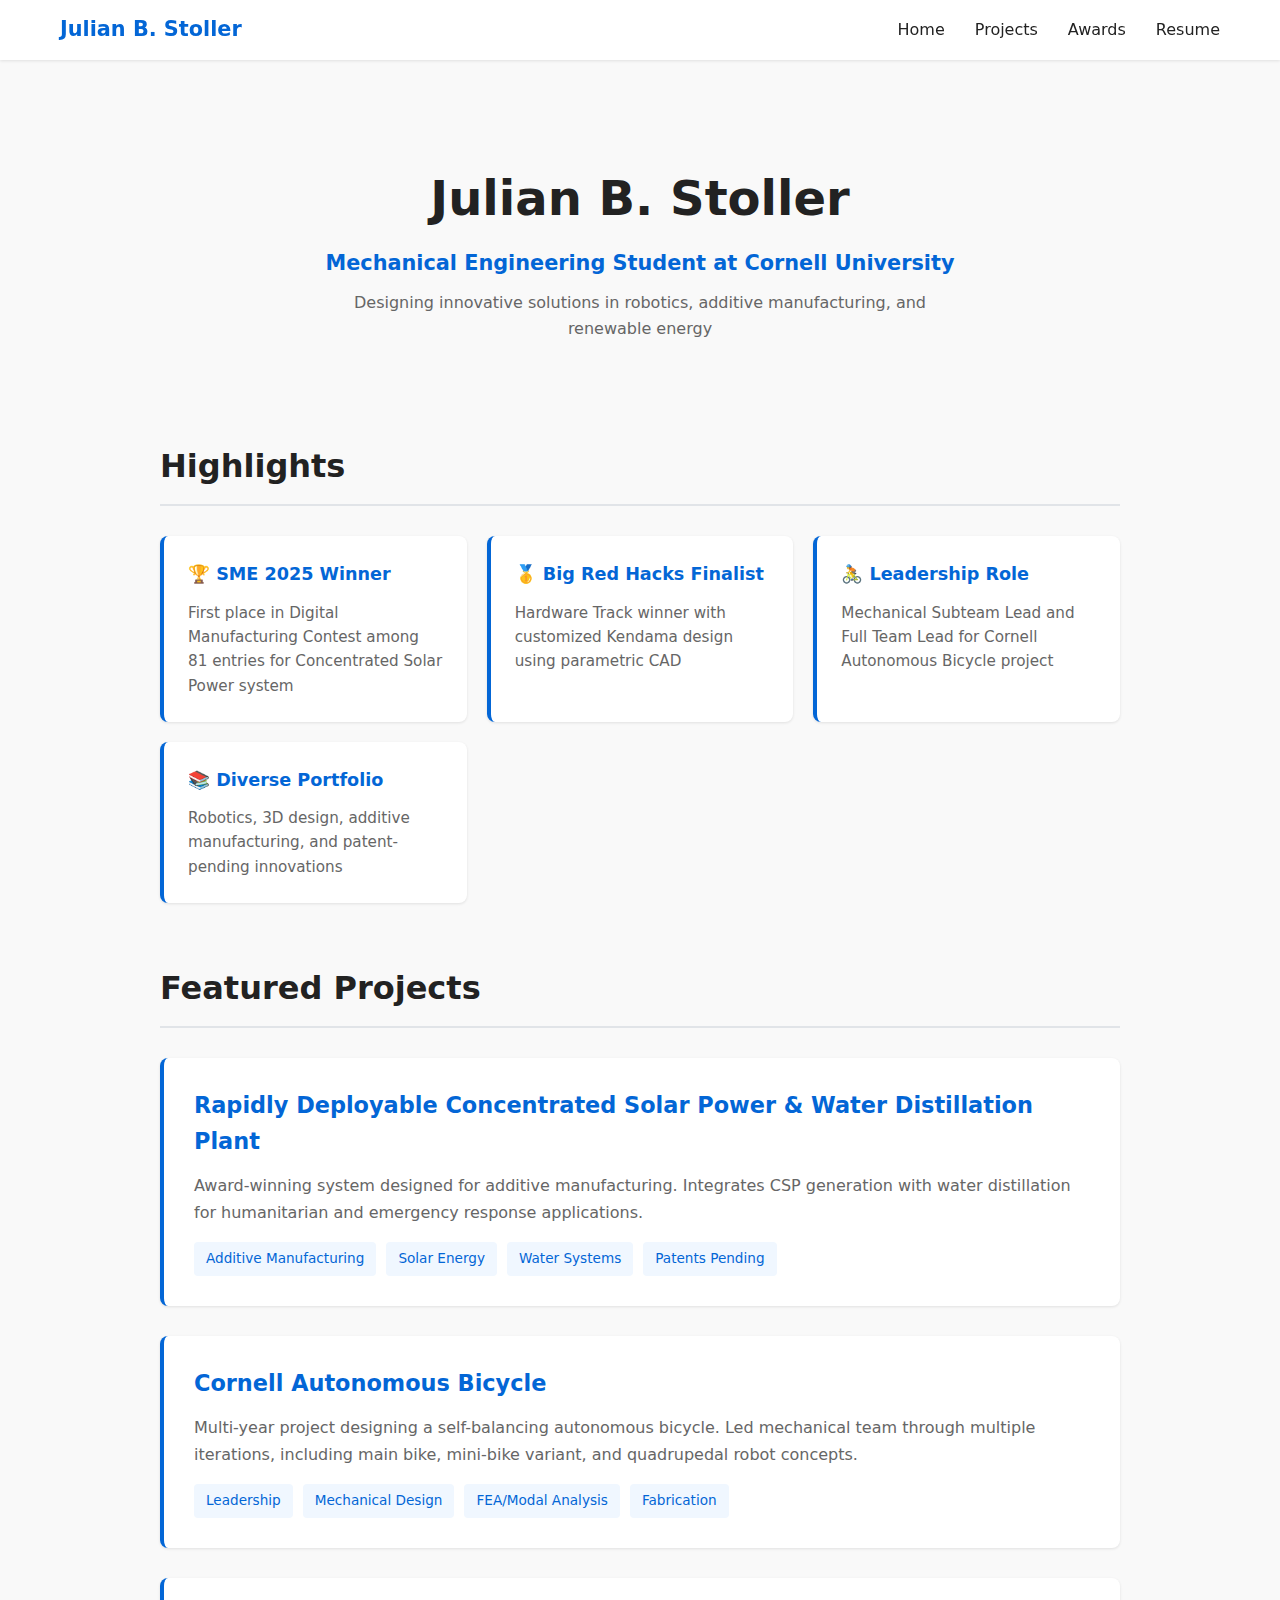
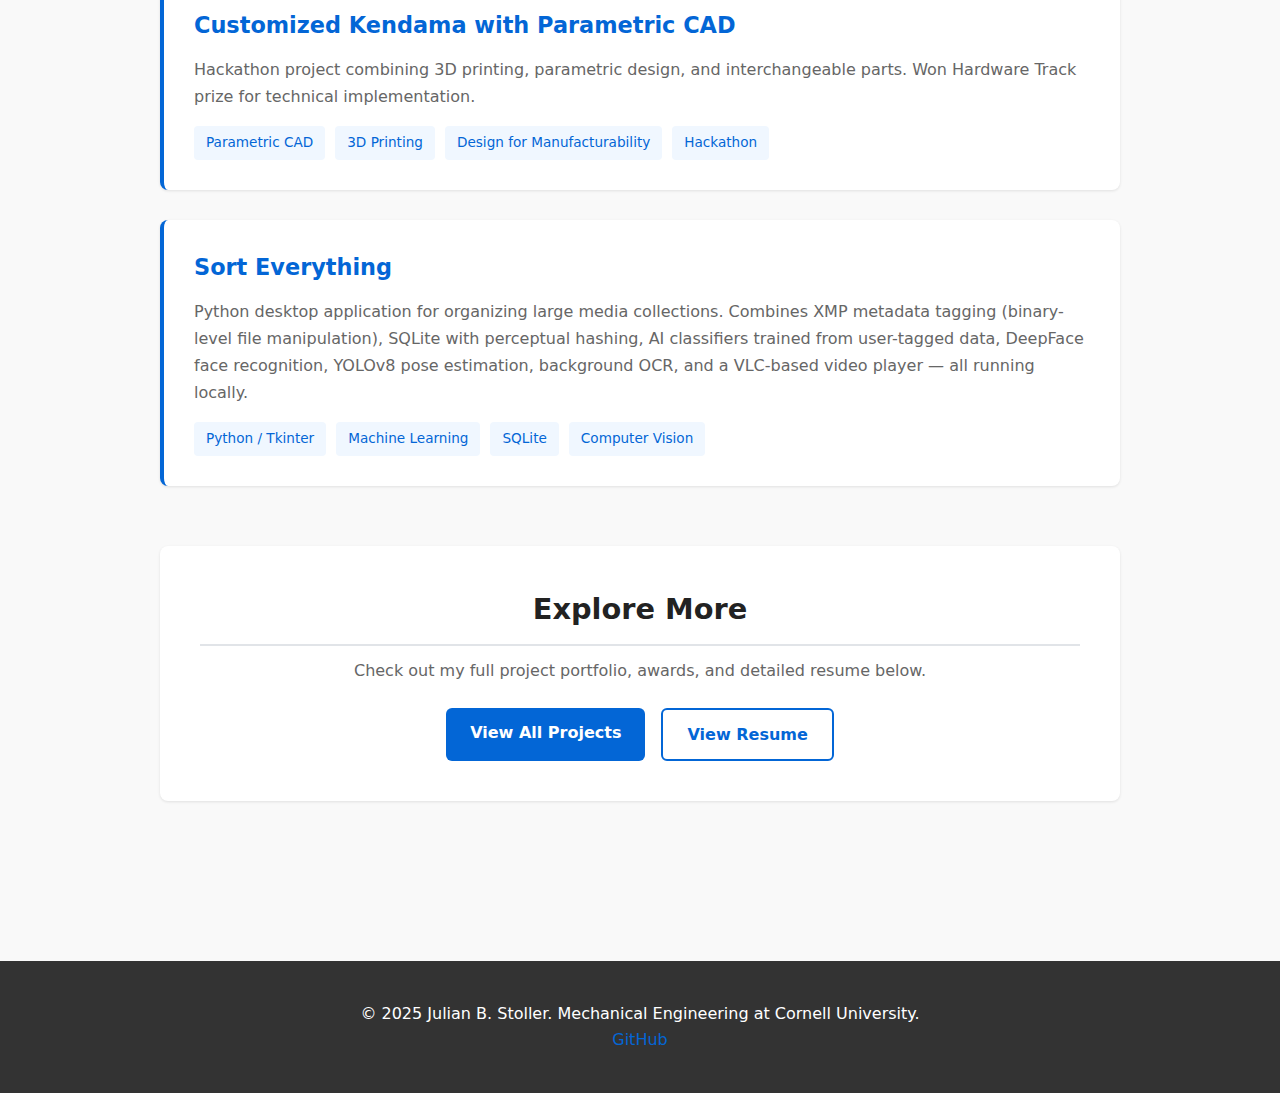
<file: index.html>
<!doctype html>
<html lang="en">
  <head>
    <meta charset="utf-8" />
    <meta name="viewport" content="width=device-width,initial-scale=1" />
    <title>Julian B. Stoller — Mechanical Engineer</title>
    <link rel="stylesheet" href="/assets/css/style.css">
  </head>
  <body>
    <nav class="navbar">
      <div class="nav-container">
        <a href="/" class="nav-logo">Julian B. Stoller</a>
        <ul class="nav-menu">
          <li><a href="/" class="nav-link">Home</a></li>
          <li><a href="/projects/" class="nav-link">Projects</a></li>
          <li><a href="/awards/" class="nav-link">Awards</a></li>
          <li><a href="/resume/" class="nav-link">Resume</a></li>
        </ul>
      </div>
    </nav>

    <main class="page-content">
      <div class="container">
        <header class="hero">
          <h1>Julian B. Stoller</h1>
          <p class="subtitle">Mechanical Engineering Student at Cornell University</p>
          <p class="tagline">Designing innovative solutions in robotics, additive manufacturing, and renewable energy</p>
        </header>

        <section class="highlights">
          <h2>Highlights</h2>
          <div class="card-grid">
            <a href="Website/SME%202025/index.html" class="highlight-card">
              <h3>🏆 SME 2025 Winner</h3>
              <p>First place in Digital Manufacturing Contest among 81 entries for Concentrated Solar Power system</p>
            </a>
            <a href="Website/BRH%202025/index.html" class="highlight-card">
              <h3>🥇 Big Red Hacks Finalist</h3>
              <p>Hardware Track winner with customized Kendama design using parametric CAD</p>
            </a>
            <a href="Website/CU%20AutoBike/index.html" class="highlight-card">
              <h3>🚴 Leadership Role</h3>
              <p>Mechanical Subteam Lead and Full Team Lead for Cornell Autonomous Bicycle project</p>
            </a>
            <a href="/projects/" class="highlight-card">
              <h3>📚 Diverse Portfolio</h3>
              <p>Robotics, 3D design, additive manufacturing, and patent-pending innovations</p>
            </a>
          </div>
        </section>

        <section class="featured-projects">
          <h2>Featured Projects</h2>
          <div class="projects-list">
            <article class="project-item">
              <h3><a href="Website/SME%202025/index.html">Rapidly Deployable Concentrated Solar Power & Water Distillation Plant</a></h3>
              <p>Award-winning system designed for additive manufacturing. Integrates CSP generation with water distillation for humanitarian and emergency response applications.</p>
              <ul class="project-tags">
                <li>Additive Manufacturing</li>
                <li>Solar Energy</li>
                <li>Water Systems</li>
                <li>Patents Pending</li>
              </ul>
            </article>

            <article class="project-item">
              <h3><a href="Website/CU%20AutoBike/index.html">Cornell Autonomous Bicycle</a></h3>
              <p>Multi-year project designing a self-balancing autonomous bicycle. Led mechanical team through multiple iterations, including main bike, mini-bike variant, and quadrupedal robot concepts.</p>
              <ul class="project-tags">
                <li>Leadership</li>
                <li>Mechanical Design</li>
                <li>FEA/Modal Analysis</li>
                <li>Fabrication</li>
              </ul>
            </article>

            <article class="project-item">
              <h3><a href="Website/BRH%202025/index.html">Customized Kendama with Parametric CAD</a></h3>
              <p>Hackathon project combining 3D printing, parametric design, and interchangeable parts. Won Hardware Track prize for technical implementation.</p>
              <ul class="project-tags">
                <li>Parametric CAD</li>
                <li>3D Printing</li>
                <li>Design for Manufacturability</li>
                <li>Hackathon</li>
              </ul>
            </article>

            <article class="project-item">
              <h3><a href="Website/Sort%20Everything/index.html">Sort Everything</a></h3>
              <p>Python desktop application for organizing large media collections. Combines XMP metadata tagging (binary-level file manipulation), SQLite with perceptual hashing, AI classifiers trained from user-tagged data, DeepFace face recognition, YOLOv8 pose estimation, background OCR, and a VLC-based video player — all running locally.</p>
              <ul class="project-tags">
                <li>Python / Tkinter</li>
                <li>Machine Learning</li>
                <li>SQLite</li>
                <li>Computer Vision</li>
              </ul>
            </article>
          </div>
        </section>

        <section class="cta">
          <h2>Explore More</h2>
          <p>Check out my full project portfolio, awards, and detailed resume below.</p>
          <div class="button-group">
            <a href="#projects" class="btn btn-primary">View All Projects</a>
            <a href="README.md" class="btn btn-secondary">View Resume</a>
          </div>
        </section>
      </div>
    </main>

    <footer class="footer">
      <div class="container">
        <p>&copy; 2025 Julian B. Stoller. Mechanical Engineering at Cornell University.</p>
        <p><a href="https://github.com/julian-stoller">GitHub</a></p>
      </div>
    </footer>
  </body>
</html>
</file>
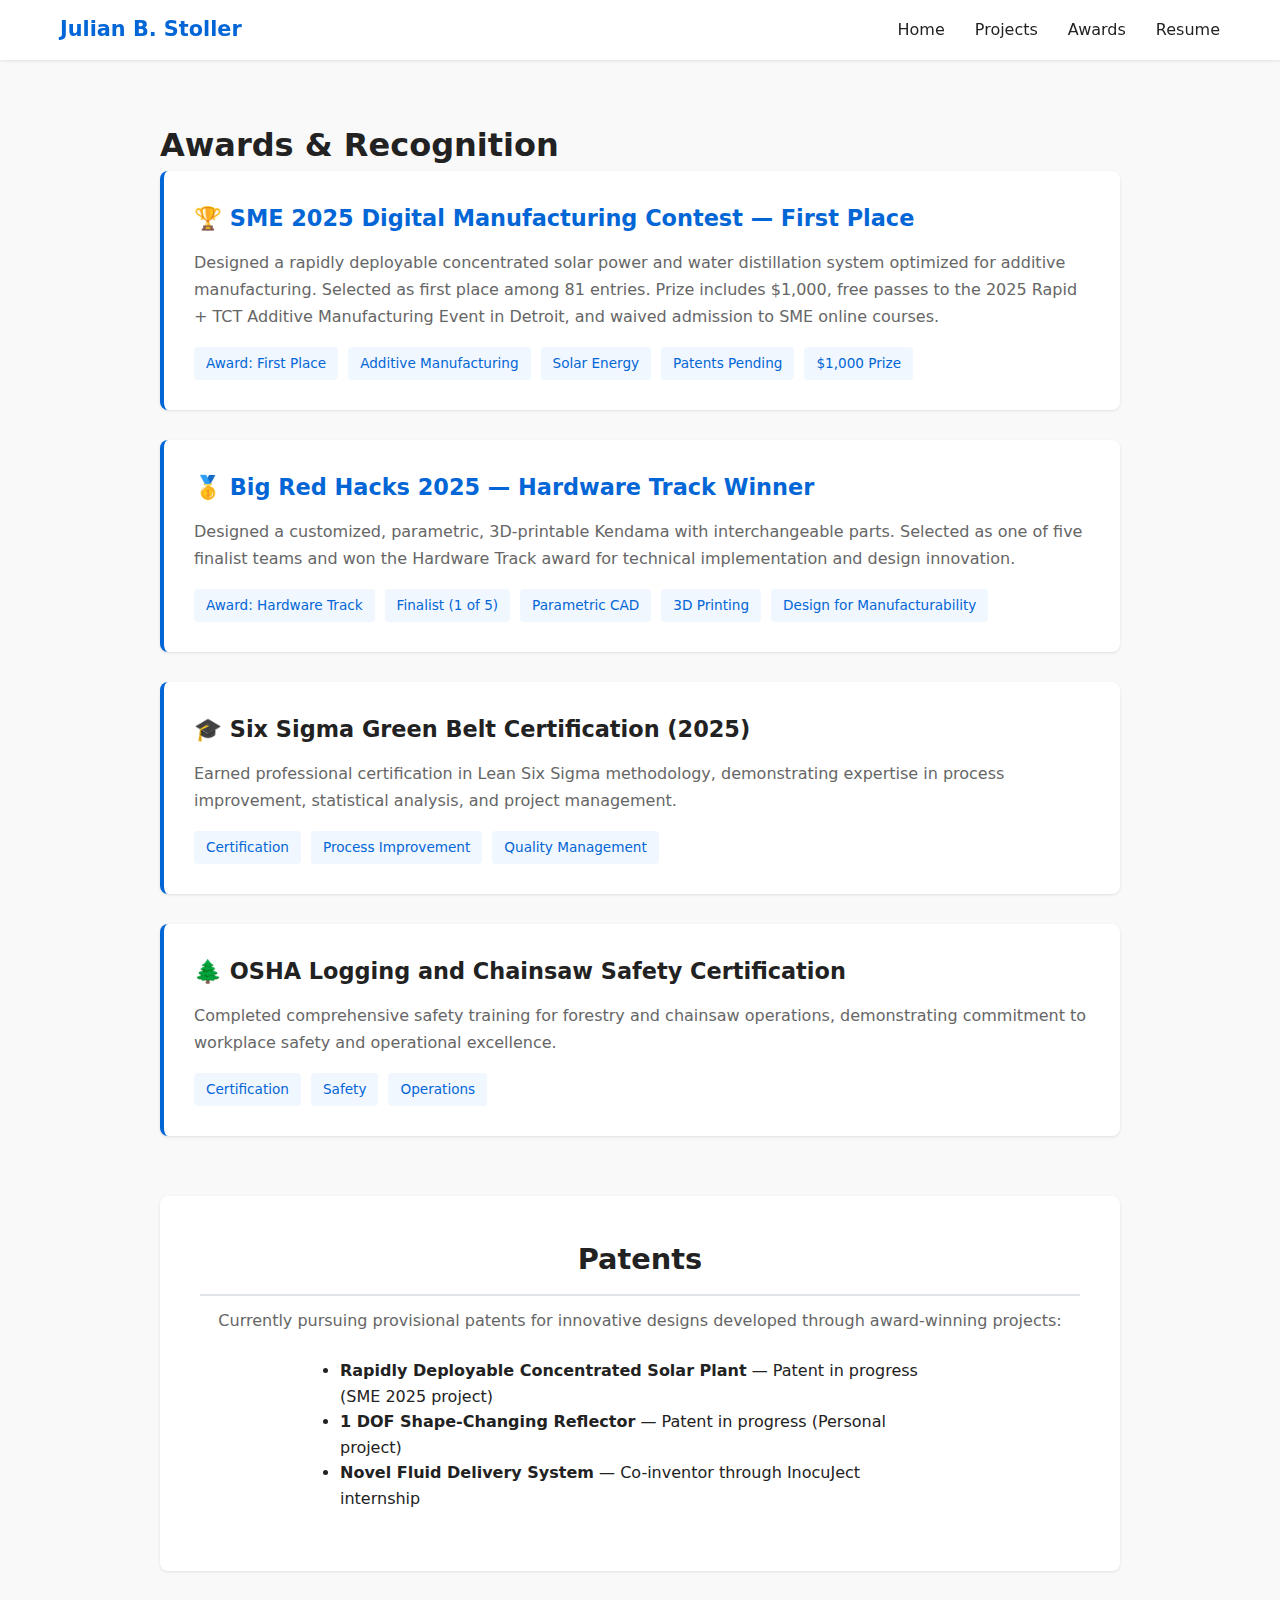
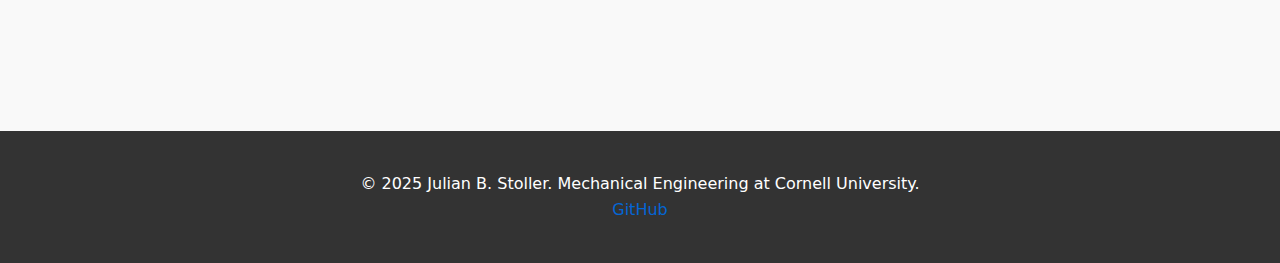
<file: awards/index.html>
<!doctype html>
<html lang="en">
  <head>
    <meta charset="utf-8" />
    <meta name="viewport" content="width=device-width,initial-scale=1" />
    <title>Awards & Recognition - Julian B. Stoller</title>
    <link rel="stylesheet" href="/assets/css/style.css">
  </head>
  <body>
    <nav class="navbar">
      <div class="nav-container">
        <a href="/" class="nav-logo">Julian B. Stoller</a>
        <ul class="nav-menu">
          <li><a href="/" class="nav-link">Home</a></li>
          <li><a href="/projects/" class="nav-link">Projects</a></li>
          <li><a href="/awards/" class="nav-link">Awards</a></li>
          <li><a href="/resume/" class="nav-link">Resume</a></li>
        </ul>
      </div>
    </nav>

    <main class="page-content">
      <div class="container">
        <h1>Awards & Recognition</h1>

        <section class="featured-projects">
          <div class="projects-list">
            <article class="project-item">
              <h3><a href="../Website/sme-2025/index.html">🏆 SME 2025 Digital Manufacturing Contest — First Place</a></h3>
              <p>Designed a rapidly deployable concentrated solar power and water distillation system optimized for additive manufacturing. Selected as first place among 81 entries. Prize includes $1,000, free passes to the 2025 Rapid + TCT Additive Manufacturing Event in Detroit, and waived admission to SME online courses.</p>
              <ul class="project-tags">
                <li>Award: First Place</li>
                <li>Additive Manufacturing</li>
                <li>Solar Energy</li>
                <li>Patents Pending</li>
                <li>$1,000 Prize</li>
              </ul>
            </article>

            <article class="project-item">
              <h3><a href="../Website/brh-2025/index.html">🥇 Big Red Hacks 2025 — Hardware Track Winner</a></h3>
              <p>Designed a customized, parametric, 3D-printable Kendama with interchangeable parts. Selected as one of five finalist teams and won the Hardware Track award for technical implementation and design innovation.</p>
              <ul class="project-tags">
                <li>Award: Hardware Track</li>
                <li>Finalist (1 of 5)</li>
                <li>Parametric CAD</li>
                <li>3D Printing</li>
                <li>Design for Manufacturability</li>
              </ul>
            </article>

            <article class="project-item">
              <h3>🎓 Six Sigma Green Belt Certification (2025)</h3>
              <p>Earned professional certification in Lean Six Sigma methodology, demonstrating expertise in process improvement, statistical analysis, and project management.</p>
              <ul class="project-tags">
                <li>Certification</li>
                <li>Process Improvement</li>
                <li>Quality Management</li>
              </ul>
            </article>

            <article class="project-item">
              <h3>🌲 OSHA Logging and Chainsaw Safety Certification</h3>
              <p>Completed comprehensive safety training for forestry and chainsaw operations, demonstrating commitment to workplace safety and operational excellence.</p>
              <ul class="project-tags">
                <li>Certification</li>
                <li>Safety</li>
                <li>Operations</li>
              </ul>
            </article>
          </div>
        </section>

        <section class="cta" style="margin-top: 40px;">
          <h2>Patents</h2>
          <p>Currently pursuing provisional patents for innovative designs developed through award-winning projects:</p>
          <ul style="text-align: left; max-width: 600px; margin: 20px auto;">
            <li><strong>Rapidly Deployable Concentrated Solar Plant</strong> — Patent in progress (SME 2025 project)</li>
            <li><strong>1 DOF Shape-Changing Reflector</strong> — Patent in progress (Personal project)</li>
            <li><strong>Novel Fluid Delivery System</strong> — Co-inventor through InocuJect internship</li>
          </ul>
        </section>
      </div>
    </main>

    <footer class="footer">
      <div class="container">
        <p>&copy; 2025 Julian B. Stoller. Mechanical Engineering at Cornell University.</p>
        <p><a href="https://github.com/julian-stoller">GitHub</a></p>
      </div>
    </footer>
  </body>
</html>
</file>
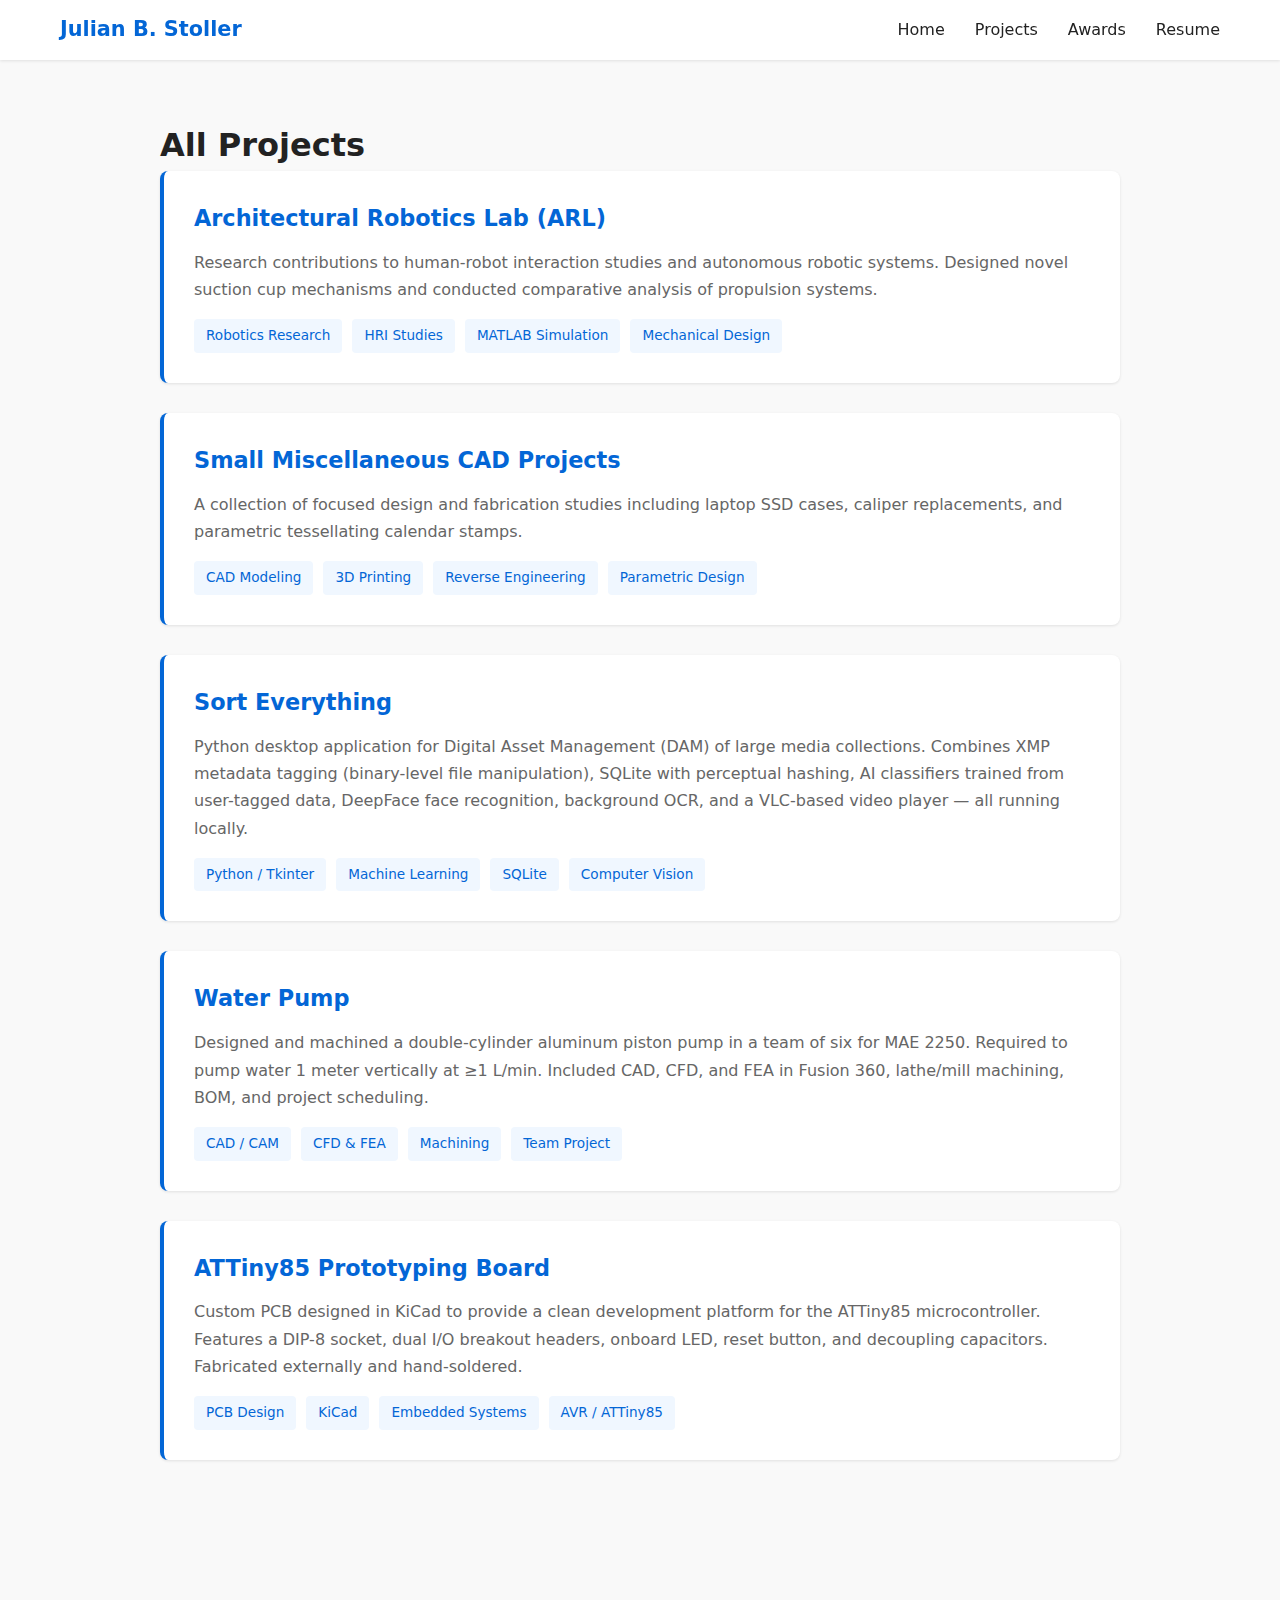
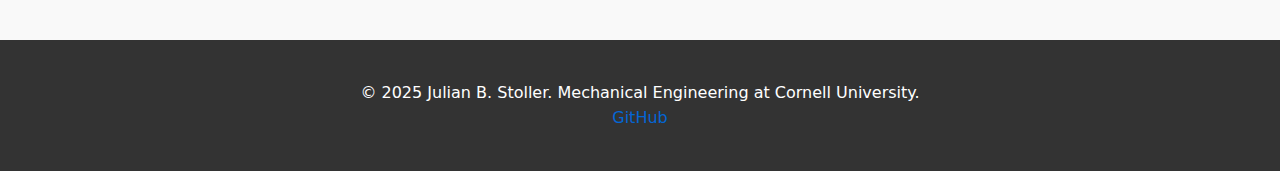
<file: projects/index.html>
<!doctype html>
<html lang="en">
  <head>
    <meta charset="utf-8" />
    <meta name="viewport" content="width=device-width,initial-scale=1" />
    <title>All Projects - Julian B. Stoller</title>
    <link rel="stylesheet" href="/assets/css/style.css">
  </head>
  <body>
    <nav class="navbar">
      <div class="nav-container">
        <a href="/" class="nav-logo">Julian B. Stoller</a>
        <ul class="nav-menu">
          <li><a href="/" class="nav-link">Home</a></li>
          <li><a href="/projects/" class="nav-link">Projects</a></li>
          <li><a href="/awards/" class="nav-link">Awards</a></li>
          <li><a href="/resume/" class="nav-link">Resume</a></li>
        </ul>
      </div>
    </nav>

    <main class="page-content">
      <div class="container">
        <h1>All Projects</h1>

        <section class="featured-projects">
          <div class="projects-list">
            <article class="project-item">
              <h3><a href="../Website/ARL/index.html">Architectural Robotics Lab (ARL)</a></h3>
              <p>Research contributions to human-robot interaction studies and autonomous robotic systems. Designed novel suction cup mechanisms and conducted comparative analysis of propulsion systems.</p>
              <ul class="project-tags">
                <li>Robotics Research</li>
                <li>HRI Studies</li>
                <li>MATLAB Simulation</li>
                <li>Mechanical Design</li>
              </ul>
            </article>

            <article class="project-item">
              <h3><a href="../Website/Small%20Misc%20CAD%20Projects/index.html">Small Miscellaneous CAD Projects</a></h3>
              <p>A collection of focused design and fabrication studies including laptop SSD cases, caliper replacements, and parametric tessellating calendar stamps.</p>
              <ul class="project-tags">
                <li>CAD Modeling</li>
                <li>3D Printing</li>
                <li>Reverse Engineering</li>
                <li>Parametric Design</li>
              </ul>
            </article>

            <article class="project-item">
              <h3><a href="../Website/Sort%20Everything/index.html">Sort Everything</a></h3>
              <p>Python desktop application for Digital Asset Management (DAM) of large media collections. Combines XMP metadata tagging (binary-level file manipulation), SQLite with perceptual hashing, AI classifiers trained from user-tagged data, DeepFace face recognition, background OCR, and a VLC-based video player — all running locally.</p>
              <ul class="project-tags">
                <li>Python / Tkinter</li>
                <li>Machine Learning</li>
                <li>SQLite</li>
                <li>Computer Vision</li>
              </ul>
            </article>

            <article class="project-item">
              <h3><a href="../Website/Water%20Pump/index.html">Water Pump</a></h3>
              <p>Designed and machined a double-cylinder aluminum piston pump in a team of six for MAE 2250. Required to pump water 1 meter vertically at ≥1 L/min. Included CAD, CFD, and FEA in Fusion 360, lathe/mill machining, BOM, and project scheduling.</p>
              <ul class="project-tags">
                <li>CAD / CAM</li>
                <li>CFD &amp; FEA</li>
                <li>Machining</li>
                <li>Team Project</li>
              </ul>
            </article>

            <article class="project-item">
              <h3><a href="../Website/ATTiny85%20PCB/index.html">ATTiny85 Prototyping Board</a></h3>
              <p>Custom PCB designed in KiCad to provide a clean development platform for the ATTiny85 microcontroller. Features a DIP-8 socket, dual I/O breakout headers, onboard LED, reset button, and decoupling capacitors. Fabricated externally and hand-soldered.</p>
              <ul class="project-tags">
                <li>PCB Design</li>
                <li>KiCad</li>
                <li>Embedded Systems</li>
                <li>AVR / ATTiny85</li>
              </ul>
            </article>
          </div>
        </section>
      </div>
    </main>

    <footer class="footer">
      <div class="container">
        <p>&copy; 2025 Julian B. Stoller. Mechanical Engineering at Cornell University.</p>
        <p><a href="https://github.com/julian-stoller">GitHub</a></p>
      </div>
    </footer>
  </body>
</html>
</file>
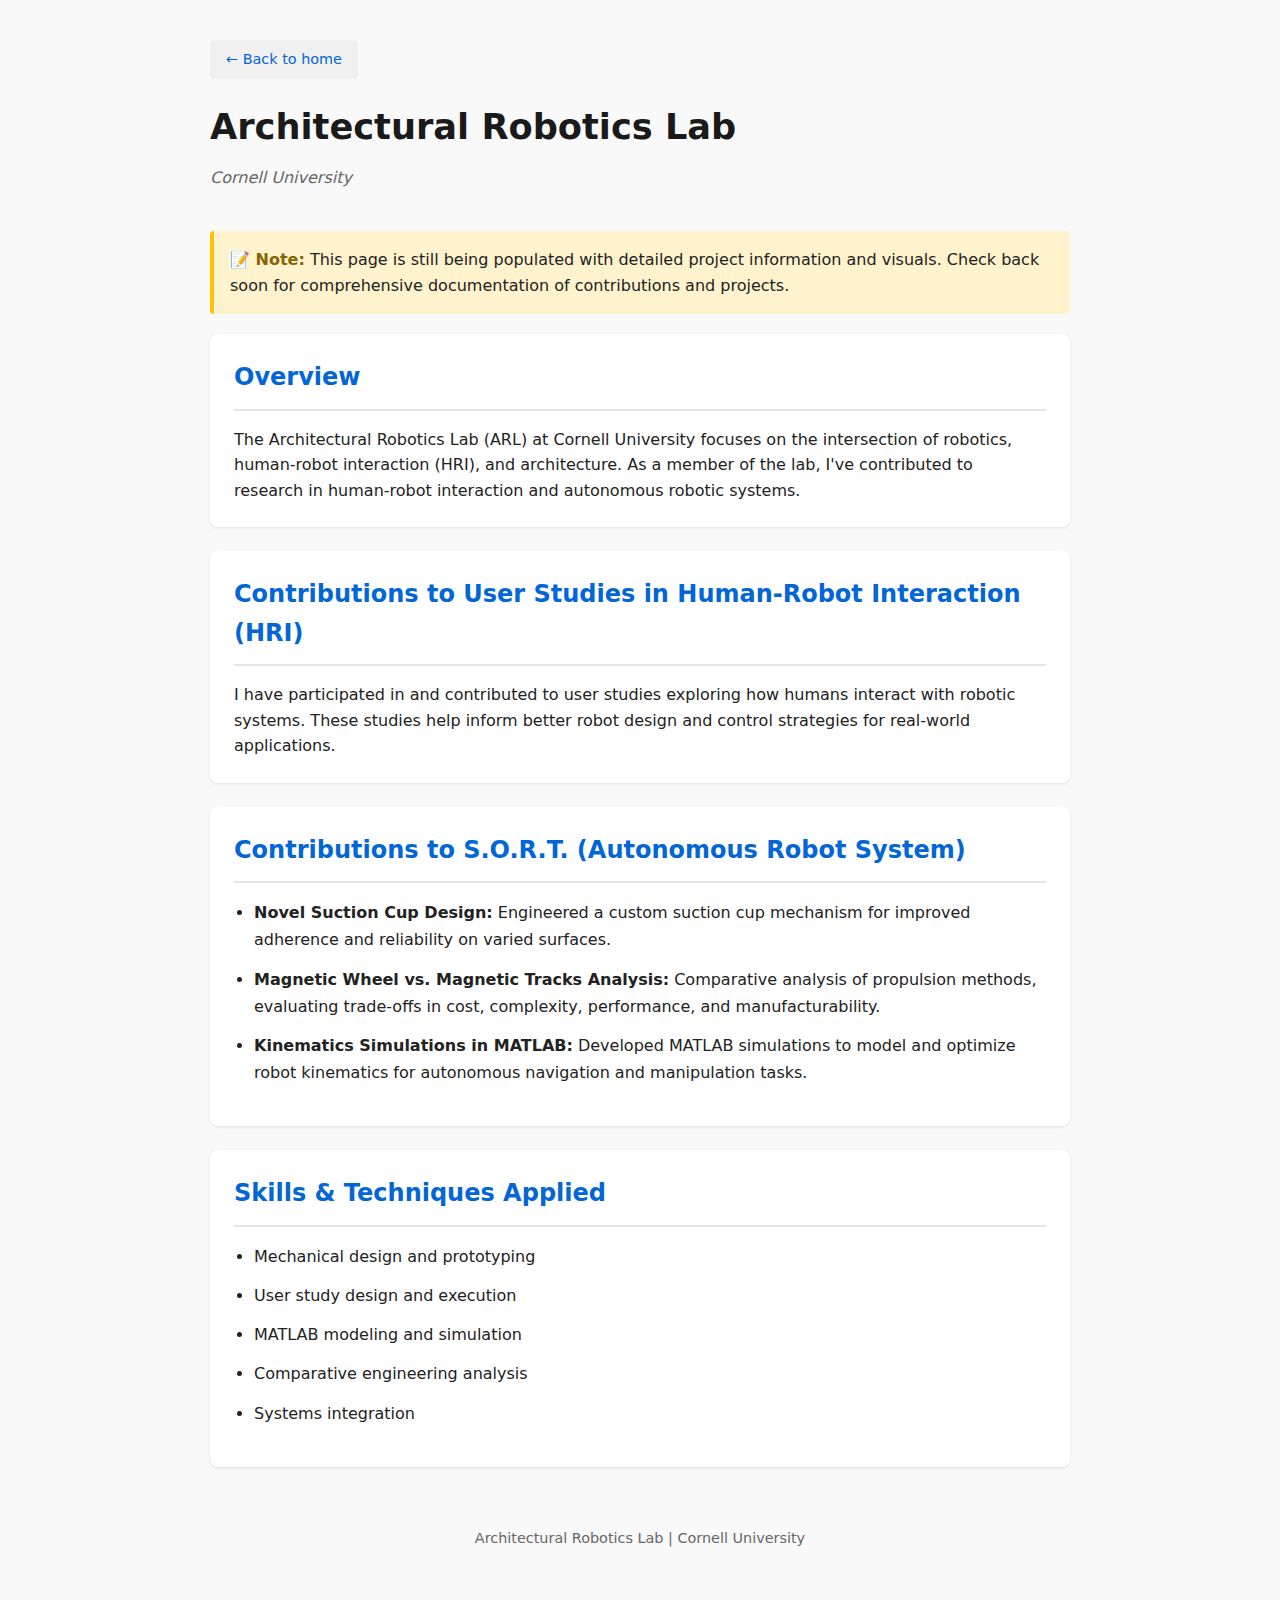
<file: Website/ARL/index.html>
<!doctype html>
<html lang="en">
  <head>
    <meta charset="utf-8" />
    <meta name="viewport" content="width=device-width,initial-scale=1" />
    <title>Architectural Robotics Lab - Julian B. Stoller</title>
    <style>
      * { margin: 0; padding: 0; box-sizing: border-box; }
      
      body {
        font-family: system-ui, -apple-system, Segoe UI, Roboto, Helvetica, Arial, sans-serif;
        line-height: 1.6;
        color: #222;
        background: #f9f9f9;
      }
      
      .container {
        max-width: 900px;
        margin: 0 auto;
        padding: 40px 20px;
      }
      
      header {
        margin-bottom: 40px;
      }
      
      h1 {
        font-size: 2.2rem;
        margin-bottom: 10px;
        color: #1a1a1a;
      }
      
      .subtitle {
        font-size: 1rem;
        color: #666;
        font-style: italic;
      }
      
      section {
        background: white;
        padding: 24px;
        margin-bottom: 24px;
        border-radius: 8px;
        box-shadow: 0 1px 3px rgba(0,0,0,0.1);
      }
      
      section h2 {
        font-size: 1.5rem;
        margin-bottom: 16px;
        color: #0366d6;
        border-bottom: 2px solid #e1e4e8;
        padding-bottom: 12px;
      }
      
      section ul {
        margin-left: 20px;
        margin-bottom: 16px;
      }
      
      section li {
        margin-bottom: 12px;
        line-height: 1.7;
      }
      
      section a {
        color: #0366d6;
        text-decoration: none;
      }
      
      section a:hover {
        text-decoration: underline;
      }
      
      .back-link {
        display: inline-block;
        margin-bottom: 20px;
        padding: 8px 16px;
        background: #f0f0f0;
        border-radius: 4px;
        text-decoration: none;
        color: #0366d6;
        font-size: 0.9rem;
      }
      
      .back-link:hover {
        background: #e0e0e0;
      }
      
      .note {
        background: #fff3cd;
        border-left: 4px solid #ffc107;
        padding: 16px;
        border-radius: 4px;
        margin: 20px 0;
      }
      
      .note strong {
        color: #856404;
      }
      
      footer {
        text-align: center;
        padding: 20px;
        color: #666;
        font-size: 0.9rem;
        margin-top: 40px;
      }
      
      @media (max-width: 600px) {
        h1 {
          font-size: 1.6rem;
        }
        
        section {
          padding: 16px;
        }
      }
    </style>
  </head>
  <body>
    <div class="container">
      <a href="/" class="back-link">← Back to home</a>
      
      <header>
        <h1>Architectural Robotics Lab</h1>
        <p class="subtitle">Cornell University</p>
      </header>

      <div class="note">
        <strong>📝 Note:</strong> This page is still being populated with detailed project information and visuals. Check back soon for comprehensive documentation of contributions and projects.
      </div>

      <section>
        <h2>Overview</h2>
        <p>The Architectural Robotics Lab (ARL) at Cornell University focuses on the intersection of robotics, human-robot interaction (HRI), and architecture. As a member of the lab, I've contributed to research in human-robot interaction and autonomous robotic systems.</p>
      </section>

      <section>
        <h2>Contributions to User Studies in Human-Robot Interaction (HRI)</h2>
        <p>I have participated in and contributed to user studies exploring how humans interact with robotic systems. These studies help inform better robot design and control strategies for real-world applications.</p>
      </section>

      <section>
        <h2>Contributions to S.O.R.T. (Autonomous Robot System)</h2>
        <ul>
          <li><strong>Novel Suction Cup Design:</strong> Engineered a custom suction cup mechanism for improved adherence and reliability on varied surfaces.</li>
          <li><strong>Magnetic Wheel vs. Magnetic Tracks Analysis:</strong> Comparative analysis of propulsion methods, evaluating trade-offs in cost, complexity, performance, and manufacturability.</li>
          <li><strong>Kinematics Simulations in MATLAB:</strong> Developed MATLAB simulations to model and optimize robot kinematics for autonomous navigation and manipulation tasks.</li>
        </ul>
      </section>

      <section>
        <h2>Skills & Techniques Applied</h2>
        <ul>
          <li>Mechanical design and prototyping</li>
          <li>User study design and execution</li>
          <li>MATLAB modeling and simulation</li>
          <li>Comparative engineering analysis</li>
          <li>Systems integration</li>
        </ul>
      </section>

      <footer>
        <p>Architectural Robotics Lab | Cornell University</p>
      </footer>
    </div>
  </body>
</html>
</file>
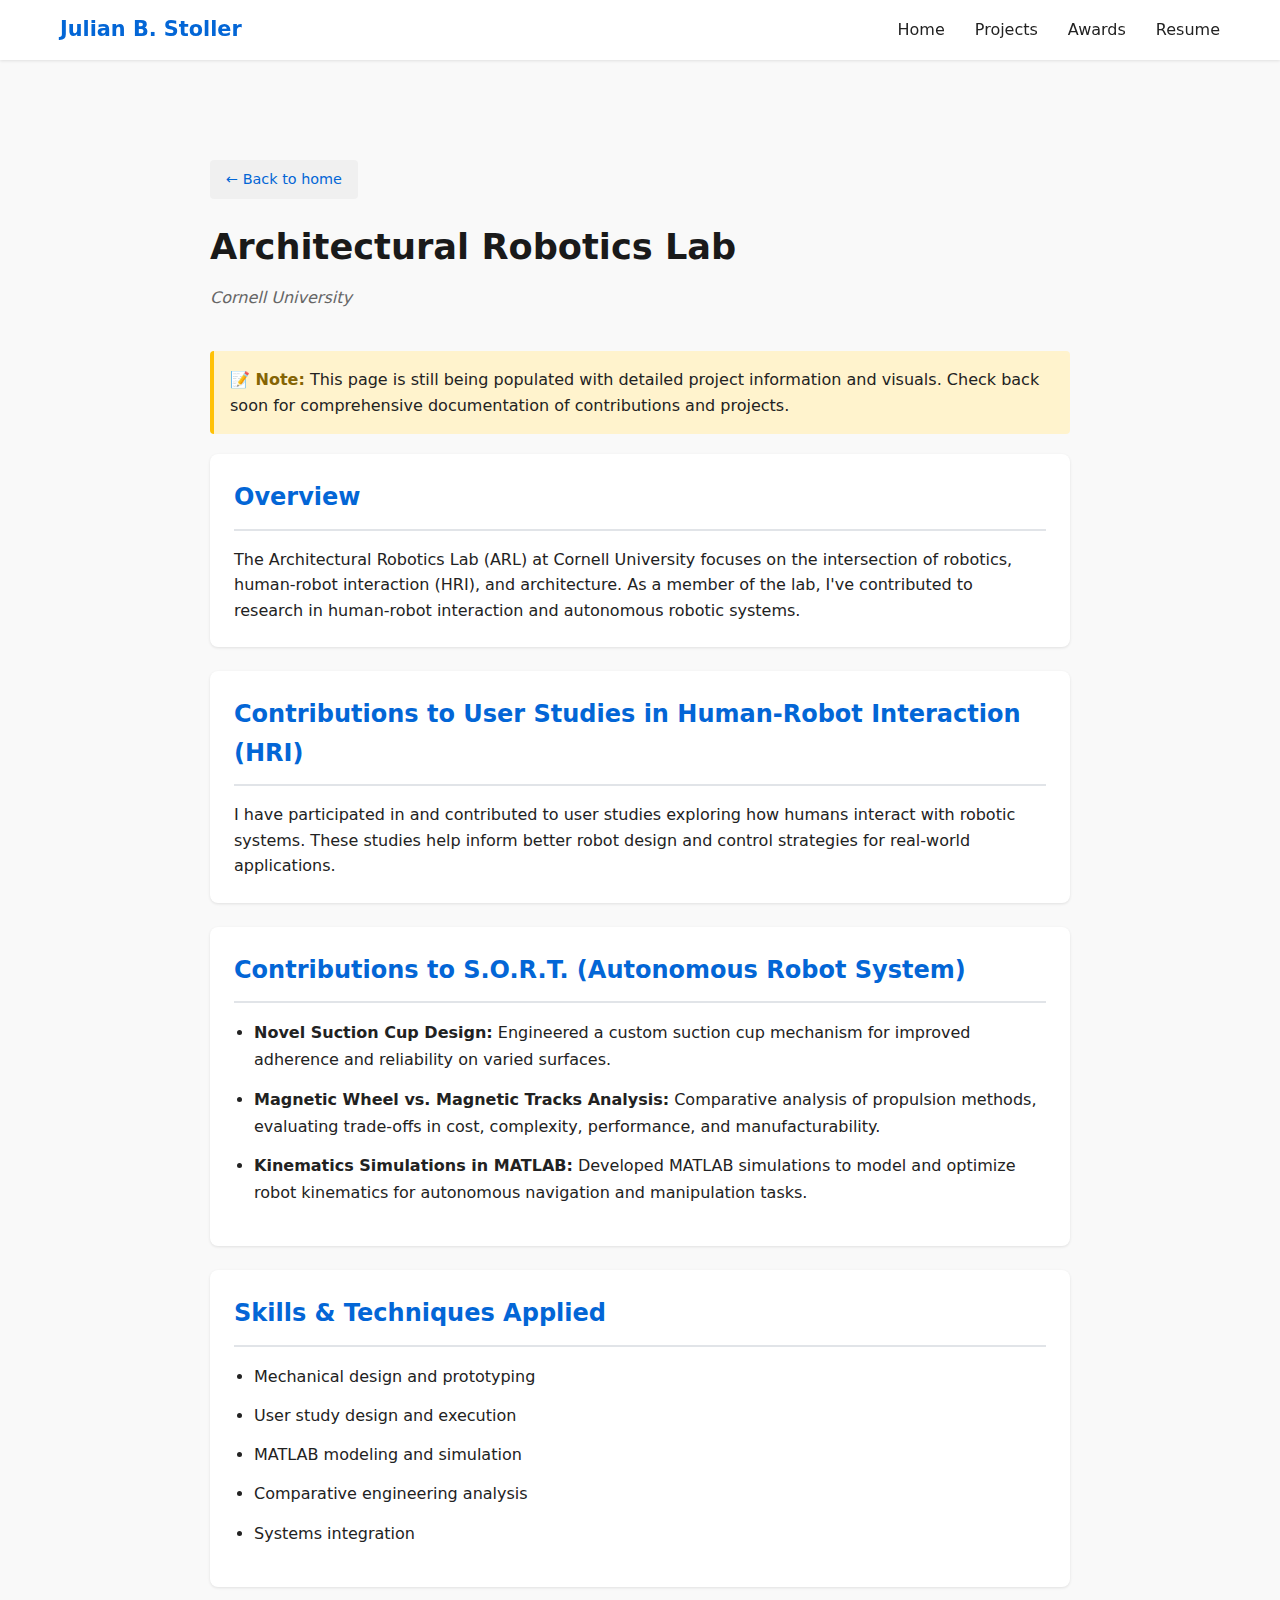
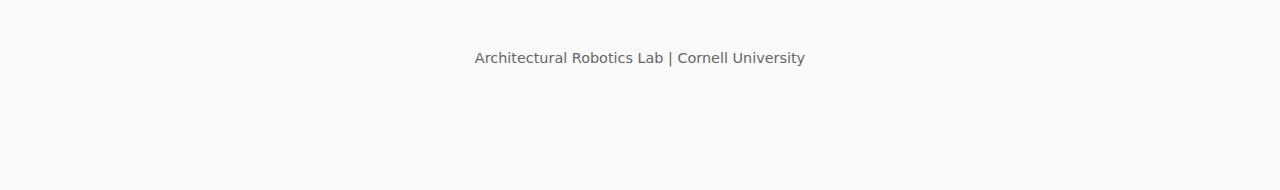
<file: Website/arl/index.html>
<!doctype html>
<html lang="en">
  <head>
    <meta charset="utf-8" />
    <meta name="viewport" content="width=device-width,initial-scale=1" />
    <title>Architectural Robotics Lab - Julian B. Stoller</title>
    <link rel="stylesheet" href="/assets/css/style.css">
    <style>
      * { margin: 0; padding: 0; box-sizing: border-box; }
      
      body {
        font-family: system-ui, -apple-system, Segoe UI, Roboto, Helvetica, Arial, sans-serif;
        line-height: 1.6;
        color: #222;
        background: #f9f9f9;
      }
      
      .container {
        max-width: 900px;
        margin: 0 auto;
        padding: 40px 20px;
      }
      
      header {
        margin-bottom: 40px;
      }
      
      h1 {
        font-size: 2.2rem;
        margin-bottom: 10px;
        color: #1a1a1a;
      }
      
      .subtitle {
        font-size: 1rem;
        color: #666;
        font-style: italic;
      }
      
      section {
        background: white;
        padding: 24px;
        margin-bottom: 24px;
        border-radius: 8px;
        box-shadow: 0 1px 3px rgba(0,0,0,0.1);
      }
      
      section h2 {
        font-size: 1.5rem;
        margin-bottom: 16px;
        color: #0366d6;
        border-bottom: 2px solid #e1e4e8;
        padding-bottom: 12px;
      }
      
      section ul {
        margin-left: 20px;
        margin-bottom: 16px;
      }
      
      section li {
        margin-bottom: 12px;
        line-height: 1.7;
      }
      
      section a {
        color: #0366d6;
        text-decoration: none;
      }
      
      section a:hover {
        text-decoration: underline;
      }
      
      .back-link {
        display: inline-block;
        margin-bottom: 20px;
        padding: 8px 16px;
        background: #f0f0f0;
        border-radius: 4px;
        text-decoration: none;
        color: #0366d6;
        font-size: 0.9rem;
      }
      
      .back-link:hover {
        background: #e0e0e0;
      }
      
      .note {
        background: #fff3cd;
        border-left: 4px solid #ffc107;
        padding: 16px;
        border-radius: 4px;
        margin: 20px 0;
      }
      
      .note strong {
        color: #856404;
      }
      
      footer {
        text-align: center;
        padding: 20px;
        color: #666;
        font-size: 0.9rem;
        margin-top: 40px;
      }
      
      @media (max-width: 600px) {
        h1 {
          font-size: 1.6rem;
        }
        
        section {
          padding: 16px;
        }
      }
    </style>
  </head>
  <body>
    <nav class="navbar">
      <div class="nav-container">
        <a href="/" class="nav-logo">Julian B. Stoller</a>
        <ul class="nav-menu">
          <li><a href="/" class="nav-link">Home</a></li>
          <li><a href="/projects/" class="nav-link">Projects</a></li>
          <li><a href="/awards/" class="nav-link">Awards</a></li>
          <li><a href="/resume/" class="nav-link">Resume</a></li>
        </ul>
      </div>
    </nav>

    <main class="page-content">
      <div class="container">
        <a href="/" class="back-link">← Back to home</a>
      
      <header>
        <h1>Architectural Robotics Lab</h1>
        <p class="subtitle">Cornell University</p>
      </header>

      <div class="note">
        <strong>📝 Note:</strong> This page is still being populated with detailed project information and visuals. Check back soon for comprehensive documentation of contributions and projects.
      </div>

      <section>
        <h2>Overview</h2>
        <p>The Architectural Robotics Lab (ARL) at Cornell University focuses on the intersection of robotics, human-robot interaction (HRI), and architecture. As a member of the lab, I've contributed to research in human-robot interaction and autonomous robotic systems.</p>
      </section>

      <section>
        <h2>Contributions to User Studies in Human-Robot Interaction (HRI)</h2>
        <p>I have participated in and contributed to user studies exploring how humans interact with robotic systems. These studies help inform better robot design and control strategies for real-world applications.</p>
      </section>

      <section>
        <h2>Contributions to S.O.R.T. (Autonomous Robot System)</h2>
        <ul>
          <li><strong>Novel Suction Cup Design:</strong> Engineered a custom suction cup mechanism for improved adherence and reliability on varied surfaces.</li>
          <li><strong>Magnetic Wheel vs. Magnetic Tracks Analysis:</strong> Comparative analysis of propulsion methods, evaluating trade-offs in cost, complexity, performance, and manufacturability.</li>
          <li><strong>Kinematics Simulations in MATLAB:</strong> Developed MATLAB simulations to model and optimize robot kinematics for autonomous navigation and manipulation tasks.</li>
        </ul>
      </section>

      <section>
        <h2>Skills & Techniques Applied</h2>
        <ul>
          <li>Mechanical design and prototyping</li>
          <li>User study design and execution</li>
          <li>MATLAB modeling and simulation</li>
          <li>Comparative engineering analysis</li>
          <li>Systems integration</li>
        </ul>
      </section>

      <footer>
        <p>Architectural Robotics Lab | Cornell University</p>
      </footer>
      </div>
    </main>
  </body>
</html>
</file>
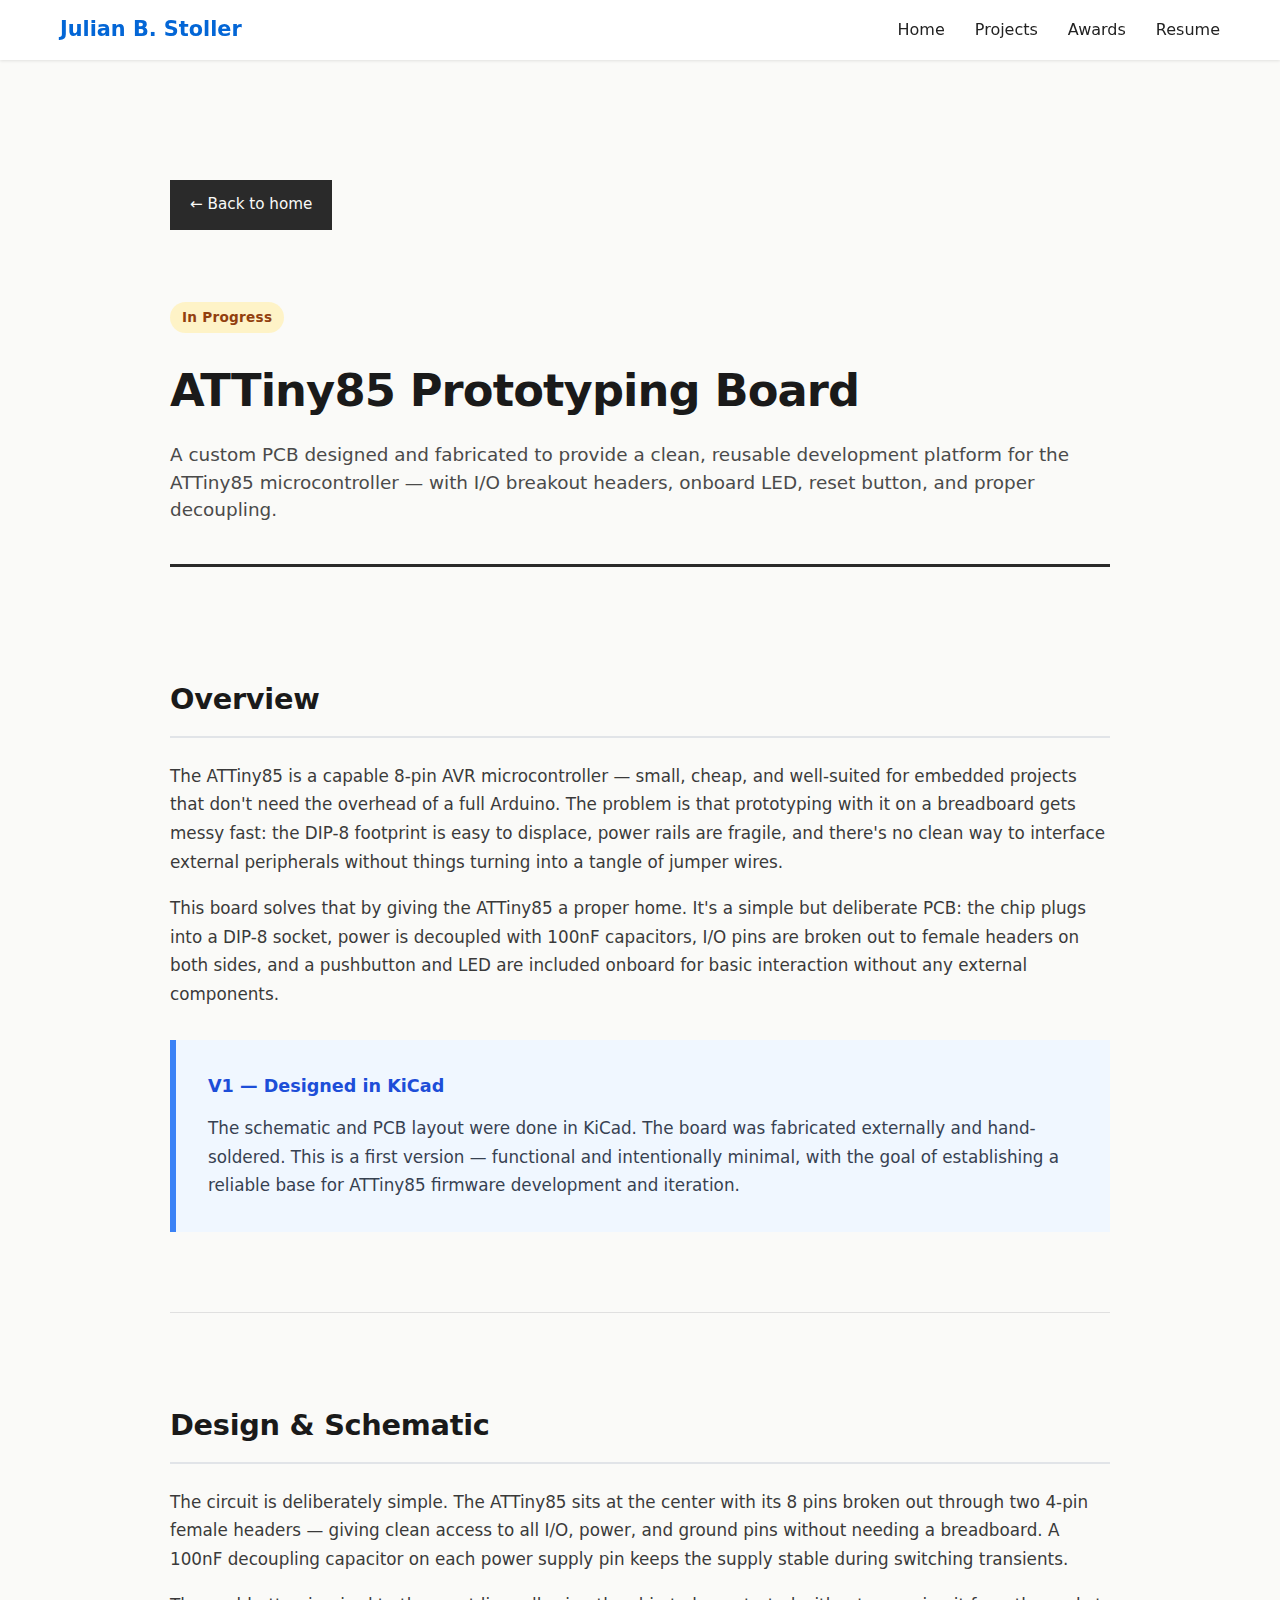
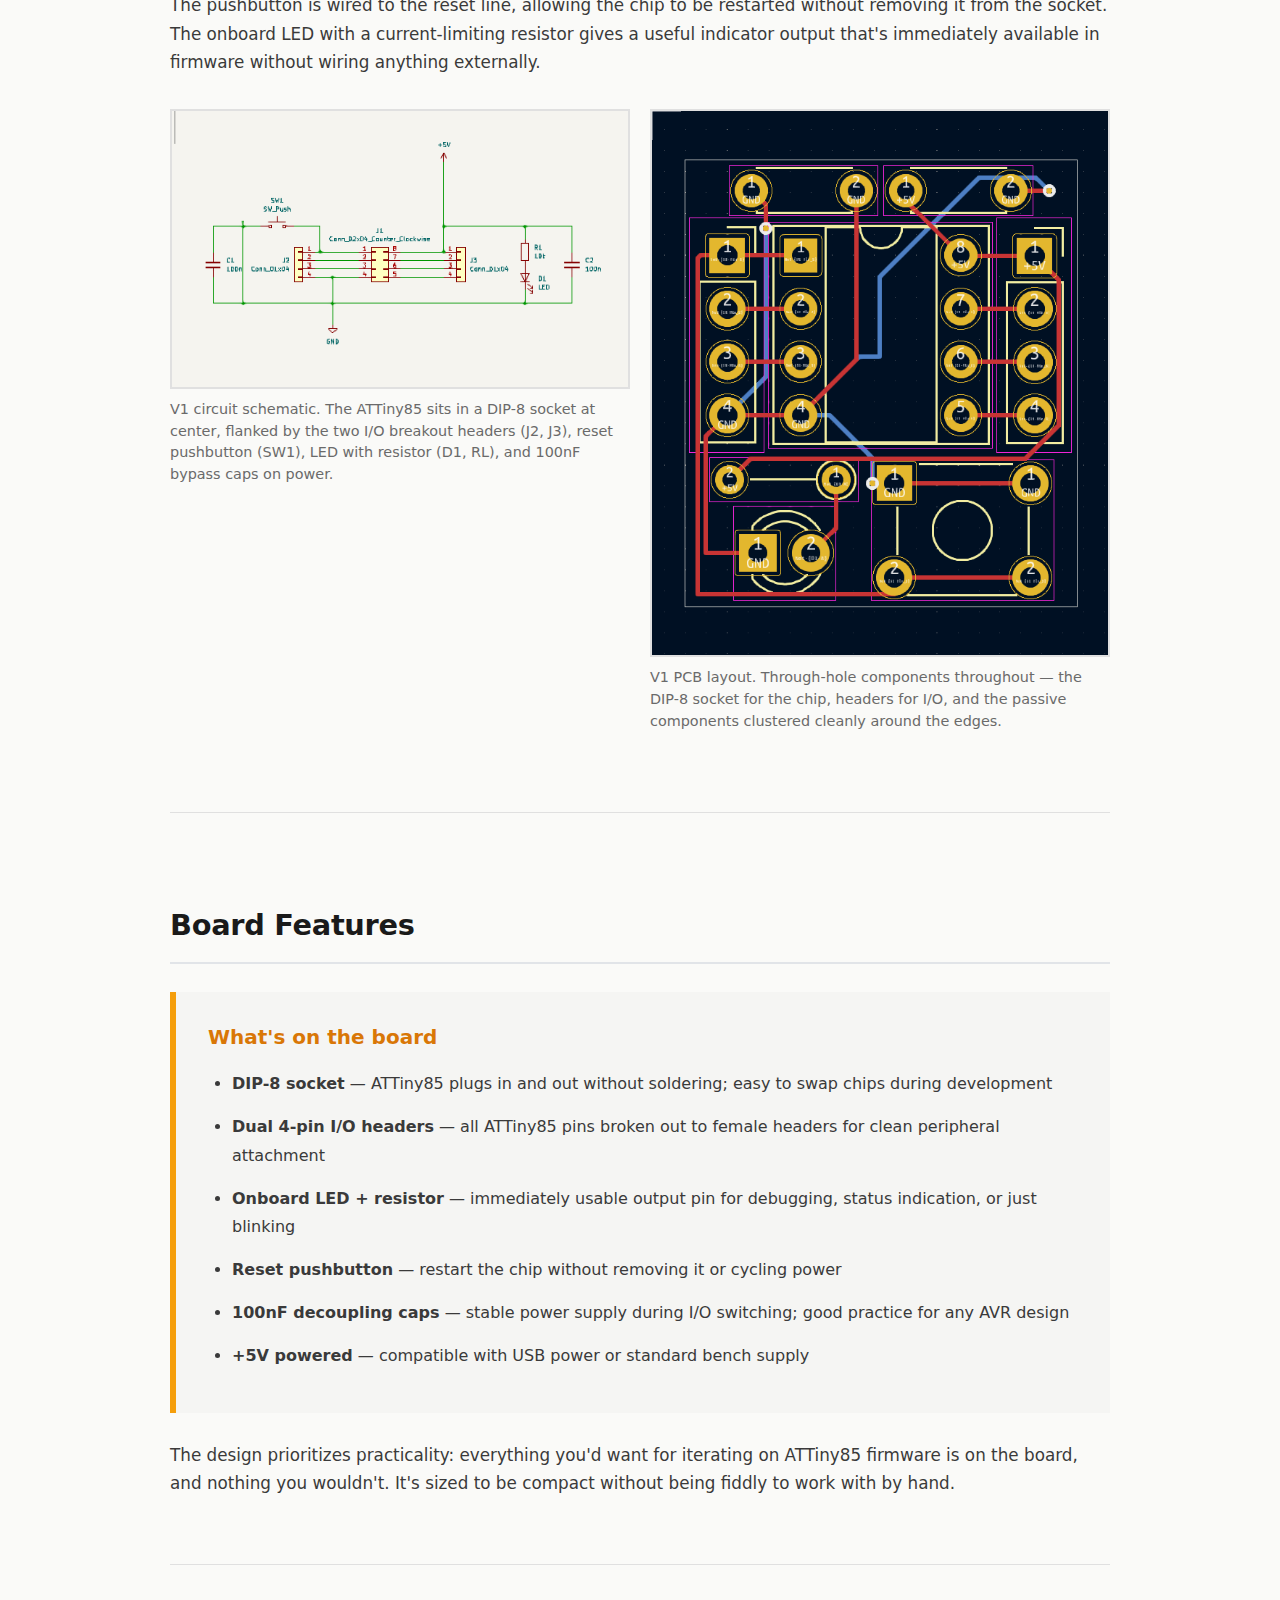
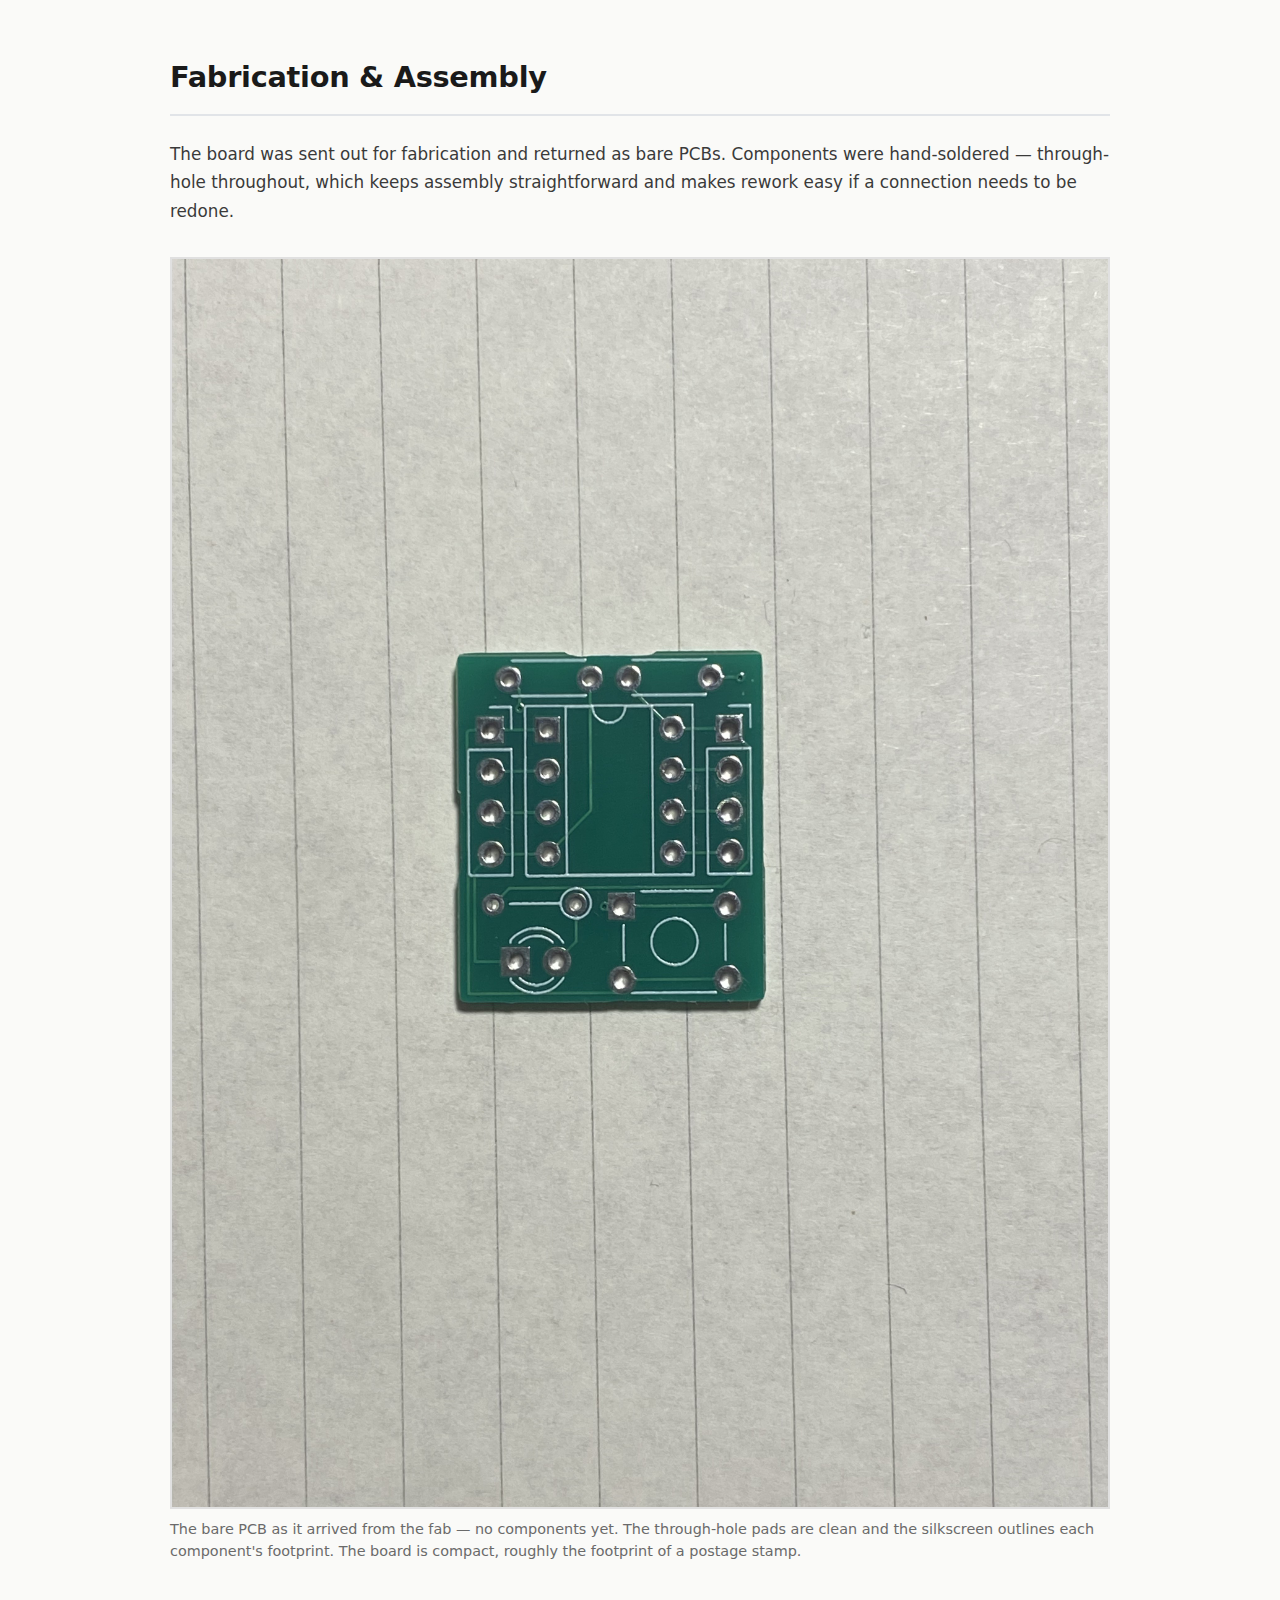
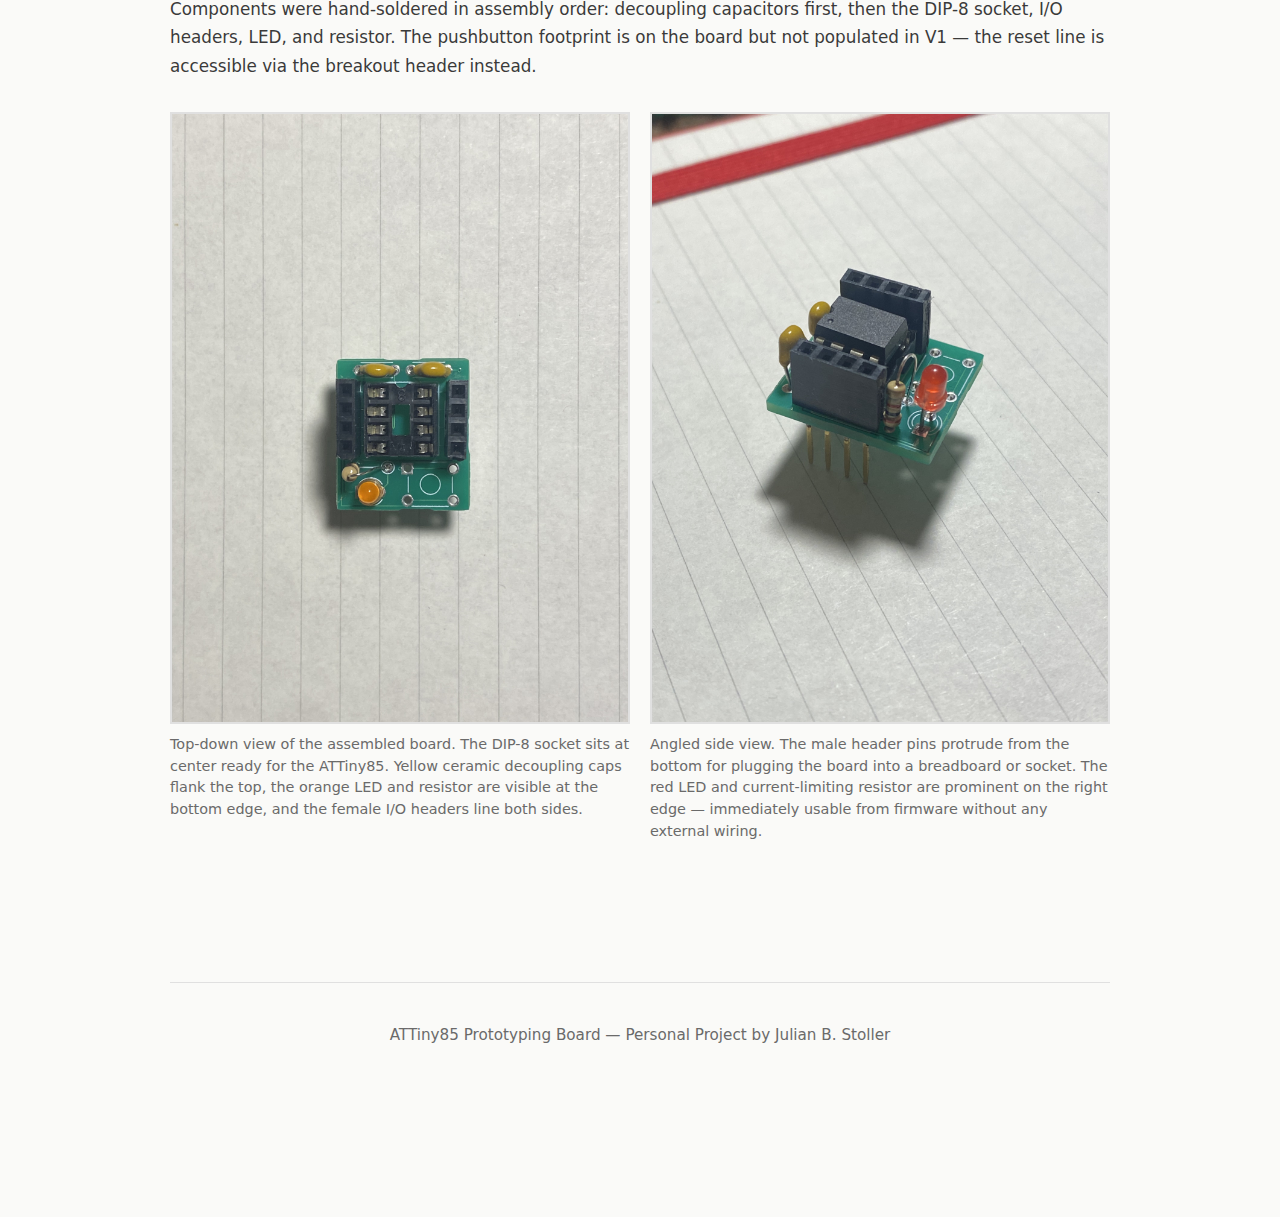
<file: Website/ATTiny85 PCB/index.html>
<!doctype html>
<html lang="en">

<head>
  <meta charset="utf-8" />
  <meta name="viewport" content="width=device-width,initial-scale=1" />
  <title>ATTiny85 Prototyping Board — Julian B. Stoller</title>
  <link rel="stylesheet" href="/assets/css/style.css">
  <style>
    * {
      margin: 0;
      padding: 0;
      box-sizing: border-box;
    }

    body {
      font-family: 'Inter', system-ui, -apple-system, BlinkMacSystemFont, 'Segoe UI', sans-serif;
      line-height: 1.7;
      color: #1a1a1a;
      background: #fafaf8;
    }

    .container {
      max-width: 1000px;
      margin: 0 auto;
      padding: 60px 30px;
    }

    header {
      margin-bottom: 60px;
      padding: 40px 0;
      border-bottom: 3px solid #2a2a2a;
    }

    h1 {
      font-size: 2.8rem;
      margin-bottom: 12px;
      color: #1a1a1a;
      font-weight: 700;
      letter-spacing: -0.02em;
    }

    .subtitle {
      font-size: 1.15rem;
      color: #4a4a4a;
      font-weight: 400;
      line-height: 1.5;
    }

    section {
      padding: 48px 0;
      border-bottom: 1px solid #e0e0e0;
    }

    section:last-of-type {
      border-bottom: none;
    }

    section h2 {
      font-size: 1.8rem;
      margin-bottom: 24px;
      color: #1a1a1a;
      font-weight: 700;
      letter-spacing: -0.01em;
    }

    section h3 {
      font-size: 1.25rem;
      margin-top: 32px;
      margin-bottom: 16px;
      color: #2a2a2a;
      font-weight: 600;
    }

    section h3:first-child {
      margin-top: 0;
    }

    section ul {
      margin-left: 24px;
      margin-bottom: 20px;
    }

    section li {
      margin-bottom: 14px;
      line-height: 1.8;
      color: #3a3a3a;
    }

    section p {
      margin-bottom: 18px;
      color: #3a3a3a;
      font-size: 1.05rem;
    }

    section a {
      color: #d97706;
      text-decoration: none;
      border-bottom: 2px solid #fbbf24;
      transition: border-color 0.2s;
    }

    section a:hover {
      border-bottom-color: #d97706;
    }

    .back-link {
      display: inline-block;
      margin-bottom: 32px;
      padding: 12px 20px;
      background: #2a2a2a;
      color: #fafaf8;
      text-decoration: none;
      font-size: 0.95rem;
      font-weight: 500;
      transition: background 0.2s;
    }

    .back-link:hover {
      background: #1a1a1a;
    }

    .project-highlight {
      background: #f0f7ff;
      border-left: 6px solid #3b82f6;
      padding: 32px;
      margin: 32px 0;
    }

    .project-highlight strong {
      color: #1d4ed8;
      font-size: 1.1rem;
      display: block;
      margin-bottom: 12px;
    }

    .project-highlight p {
      color: #374151;
      margin-bottom: 0;
    }

    .feature-box {
      background: #f5f5f3;
      border-left: 6px solid #f59e0b;
      padding: 28px 32px;
      margin: 28px 0;
    }

    .feature-box h3 {
      margin-top: 0;
      color: #d97706;
    }

    .feature-box p {
      color: #4a4a4a;
      margin-bottom: 0;
    }

    .feature-box ul {
      color: #4a4a4a;
      margin-bottom: 0;
    }

    .screenshot {
      margin: 32px 0;
    }

    .screenshot img {
      max-width: 100%;
      height: auto;
      border: 2px solid #e0e0e0;
      display: block;
      transition: border-color 0.2s;
    }

    .screenshot img:hover {
      border-color: #3b82f6;
    }

    .screenshot figcaption {
      margin-top: 10px;
      font-size: 0.9rem;
      color: #6a6a6a;
      line-height: 1.5;
    }

    .screenshot-pair {
      display: grid;
      grid-template-columns: 1fr 1fr;
      gap: 20px;
      margin: 32px 0;
    }

    .screenshot-pair figure img {
      max-width: 100%;
      height: auto;
      border: 2px solid #e0e0e0;
      display: block;
      transition: border-color 0.2s;
    }

    .screenshot-pair figure img:hover {
      border-color: #3b82f6;
    }

    .screenshot-pair figcaption {
      margin-top: 10px;
      font-size: 0.9rem;
      color: #6a6a6a;
      line-height: 1.5;
    }

    .status-pill {
      display: inline-block;
      background: #fef3c7;
      color: #92400e;
      font-size: 0.85rem;
      font-weight: 600;
      padding: 4px 12px;
      border-radius: 999px;
      margin-bottom: 20px;
      letter-spacing: 0.02em;
    }

    footer {
      text-align: center;
      padding: 40px 20px;
      color: #6a6a6a;
      font-size: 0.95rem;
      margin-top: 60px;
      border-top: 1px solid #e0e0e0;
    }

    footer p {
      margin-bottom: 8px;
      color: #6a6a6a;
    }

    @media (max-width: 768px) {
      .container {
        padding: 40px 20px;
      }

      h1 {
        font-size: 2rem;
      }

      header {
        padding: 30px 0;
        margin-bottom: 40px;
      }

      section {
        padding: 36px 0;
      }

      section h2 {
        font-size: 1.5rem;
      }

      .screenshot-pair {
        grid-template-columns: 1fr;
      }

      .project-highlight,
      .feature-box {
        padding: 24px 20px;
      }
    }
  </style>
</head>

<body>
  <nav class="navbar">
    <div class="nav-container">
      <a href="/" class="nav-logo">Julian B. Stoller</a>
      <ul class="nav-menu">
        <li><a href="/" class="nav-link">Home</a></li>
        <li><a href="/projects/" class="nav-link">Projects</a></li>
        <li><a href="/awards/" class="nav-link">Awards</a></li>
        <li><a href="/resume/" class="nav-link">Resume</a></li>
      </ul>
    </div>
  </nav>

  <main class="page-content">
    <div class="container">
      <a href="/" class="back-link">← Back to home</a>

      <header>
        <span class="status-pill">In Progress</span>
        <h1>ATTiny85 Prototyping Board</h1>
        <p class="subtitle">A custom PCB designed and fabricated to provide a clean, reusable development platform for the ATTiny85 microcontroller — with I/O breakout headers, onboard LED, reset button, and proper decoupling.</p>
      </header>

      <section>
        <h2>Overview</h2>
        <p>The ATTiny85 is a capable 8-pin AVR microcontroller — small, cheap, and well-suited for embedded projects that don't need the overhead of a full Arduino. The problem is that prototyping with it on a breadboard gets messy fast: the DIP-8 footprint is easy to displace, power rails are fragile, and there's no clean way to interface external peripherals without things turning into a tangle of jumper wires.</p>

        <p>This board solves that by giving the ATTiny85 a proper home. It's a simple but deliberate PCB: the chip plugs into a DIP-8 socket, power is decoupled with 100nF capacitors, I/O pins are broken out to female headers on both sides, and a pushbutton and LED are included onboard for basic interaction without any external components.</p>

        <div class="project-highlight">
          <strong>V1 — Designed in KiCad</strong>
          <p>The schematic and PCB layout were done in KiCad. The board was fabricated externally and hand-soldered. This is a first version — functional and intentionally minimal, with the goal of establishing a reliable base for ATTiny85 firmware development and iteration.</p>
        </div>
      </section>

      <section>
        <h2>Design & Schematic</h2>
        <p>The circuit is deliberately simple. The ATTiny85 sits at the center with its 8 pins broken out through two 4-pin female headers — giving clean access to all I/O, power, and ground pins without needing a breadboard. A 100nF decoupling capacitor on each power supply pin keeps the supply stable during switching transients.</p>

        <p>The pushbutton is wired to the reset line, allowing the chip to be restarted without removing it from the socket. The onboard LED with a current-limiting resistor gives a useful indicator output that's immediately available in firmware without wiring anything externally.</p>

        <div class="screenshot-pair">
          <figure>
            <img src="/photos-from-attiny85-project/V1%20Circuit%20Schematic.png" alt="V1 ATTiny85 prototyping board circuit schematic">
            <figcaption>V1 circuit schematic. The ATTiny85 sits in a DIP-8 socket at center, flanked by the two I/O breakout headers (J2, J3), reset pushbutton (SW1), LED with resistor (D1, RL), and 100nF bypass caps on power.</figcaption>
          </figure>
          <figure>
            <img src="/photos-from-attiny85-project/V1%20PCB%20Layout.png" alt="V1 PCB layout in KiCad">
            <figcaption>V1 PCB layout. Through-hole components throughout — the DIP-8 socket for the chip, headers for I/O, and the passive components clustered cleanly around the edges.</figcaption>
          </figure>
        </div>
      </section>

      <section>
        <h2>Board Features</h2>

        <div class="feature-box">
          <h3>What's on the board</h3>
          <ul>
            <li><strong>DIP-8 socket</strong> — ATTiny85 plugs in and out without soldering; easy to swap chips during development</li>
            <li><strong>Dual 4-pin I/O headers</strong> — all ATTiny85 pins broken out to female headers for clean peripheral attachment</li>
            <li><strong>Onboard LED + resistor</strong> — immediately usable output pin for debugging, status indication, or just blinking</li>
            <li><strong>Reset pushbutton</strong> — restart the chip without removing it or cycling power</li>
            <li><strong>100nF decoupling caps</strong> — stable power supply during I/O switching; good practice for any AVR design</li>
            <li><strong>+5V powered</strong> — compatible with USB power or standard bench supply</li>
          </ul>
        </div>

        <p>The design prioritizes practicality: everything you'd want for iterating on ATTiny85 firmware is on the board, and nothing you wouldn't. It's sized to be compact without being fiddly to work with by hand.</p>
      </section>

      <section>
        <h2>Fabrication & Assembly</h2>
        <p>The board was sent out for fabrication and returned as bare PCBs. Components were hand-soldered — through-hole throughout, which keeps assembly straightforward and makes rework easy if a connection needs to be redone.</p>

        <figure class="screenshot">
          <img src="/photos-from-attiny85-project/Attiny85-Prototyping-Board-V1-RawPCB.jpg" alt="Bare V1 PCB fresh from the fab">
          <figcaption>The bare PCB as it arrived from the fab — no components yet. The through-hole pads are clean and the silkscreen outlines each component's footprint. The board is compact, roughly the footprint of a postage stamp.</figcaption>
        </figure>

        <p>Components were hand-soldered in assembly order: decoupling capacitors first, then the DIP-8 socket, I/O headers, LED, and resistor. The pushbutton footprint is on the board but not populated in V1 — the reset line is accessible via the breakout header instead.</p>

        <div class="screenshot-pair">
          <figure>
            <img src="/photos-from-attiny85-project/Attiny85-Prototyping-Board-V1-Assembled-NoButton-NoChip.jpg" alt="Assembled V1 board, top-down view, no chip installed">
            <figcaption>Top-down view of the assembled board. The DIP-8 socket sits at center ready for the ATTiny85. Yellow ceramic decoupling caps flank the top, the orange LED and resistor are visible at the bottom edge, and the female I/O headers line both sides.</figcaption>
          </figure>
          <figure>
            <img src="/photos-from-attiny85-project/Attiny85-Prototyping-Board-V1-Assembled-NoButton-Side.jpg" alt="Assembled V1 board, angled side view showing male header pins and red LED">
            <figcaption>Angled side view. The male header pins protrude from the bottom for plugging the board into a breadboard or socket. The red LED and current-limiting resistor are prominent on the right edge — immediately usable from firmware without any external wiring.</figcaption>
          </figure>
        </div>
      </section>

      <footer>
        <p>ATTiny85 Prototyping Board — Personal Project by Julian B. Stoller</p>
      </footer>
    </div>
  </main>
</body>

</html>
</file>
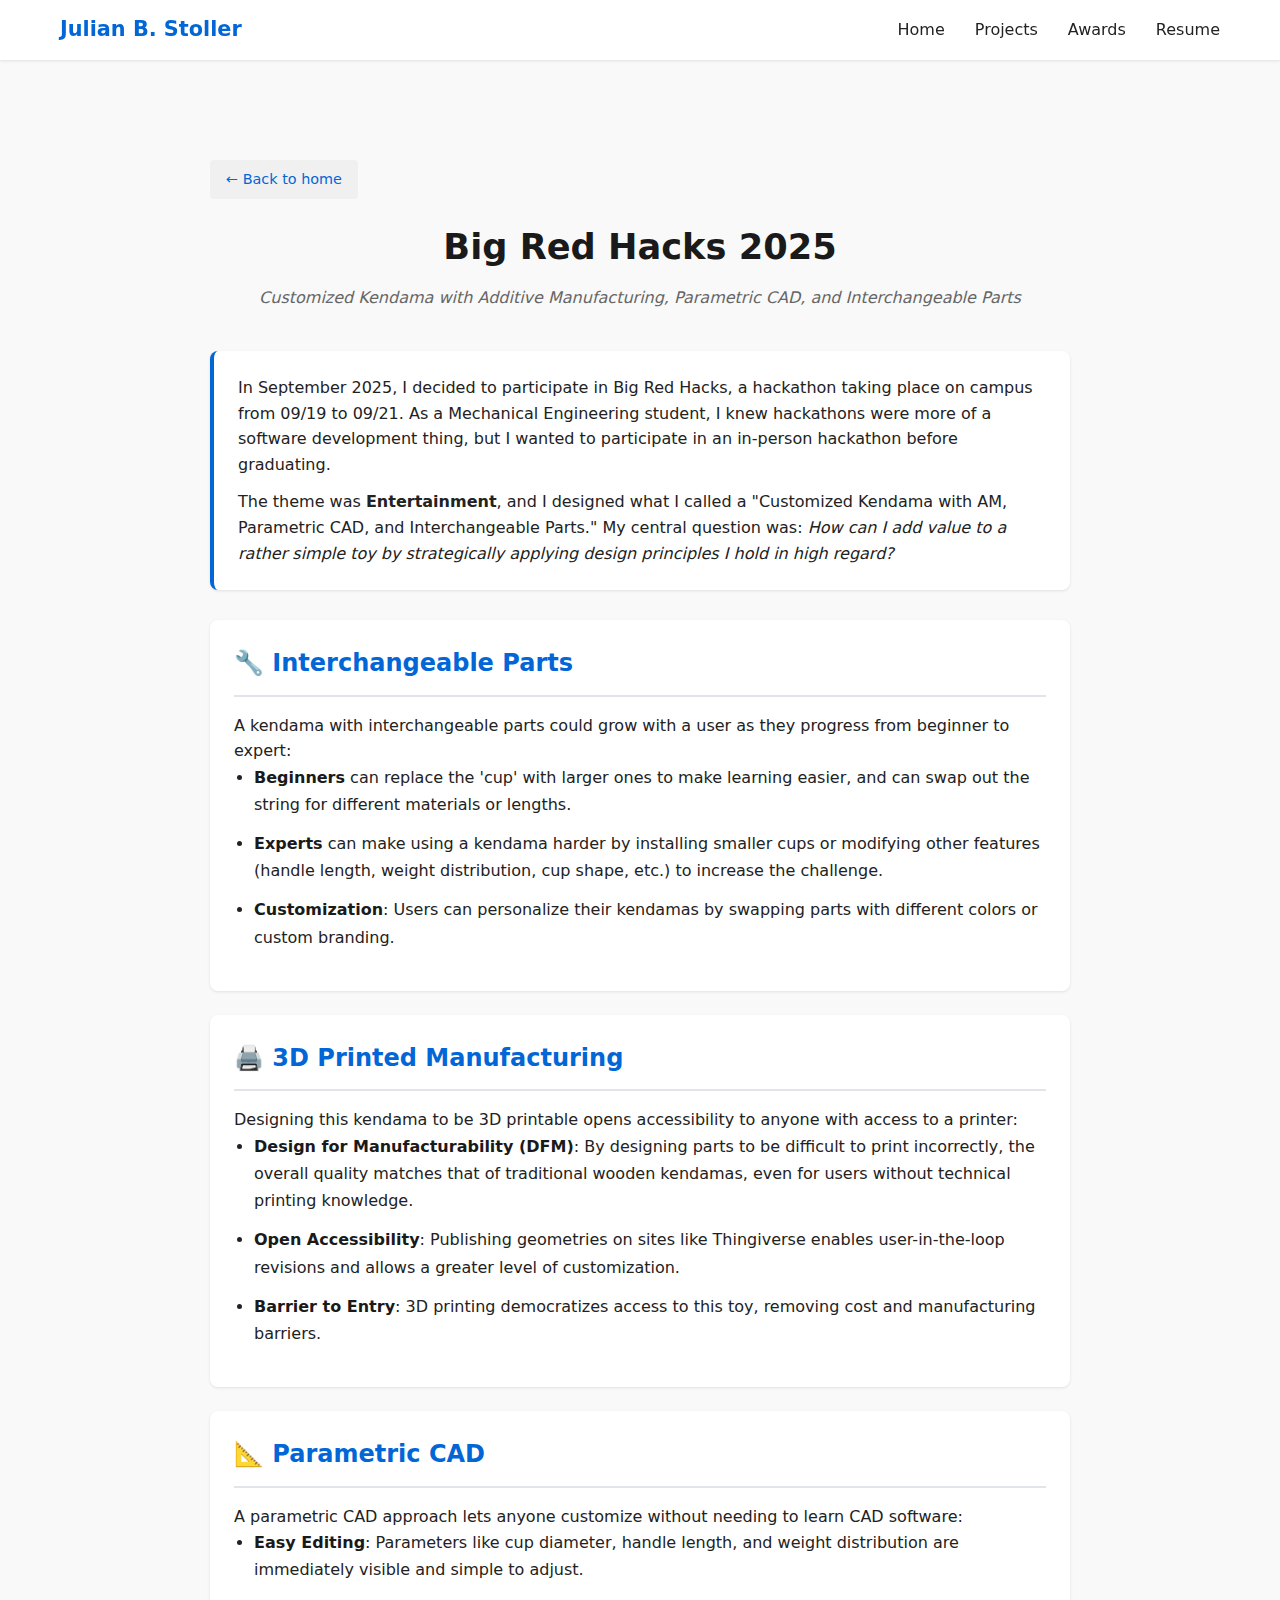
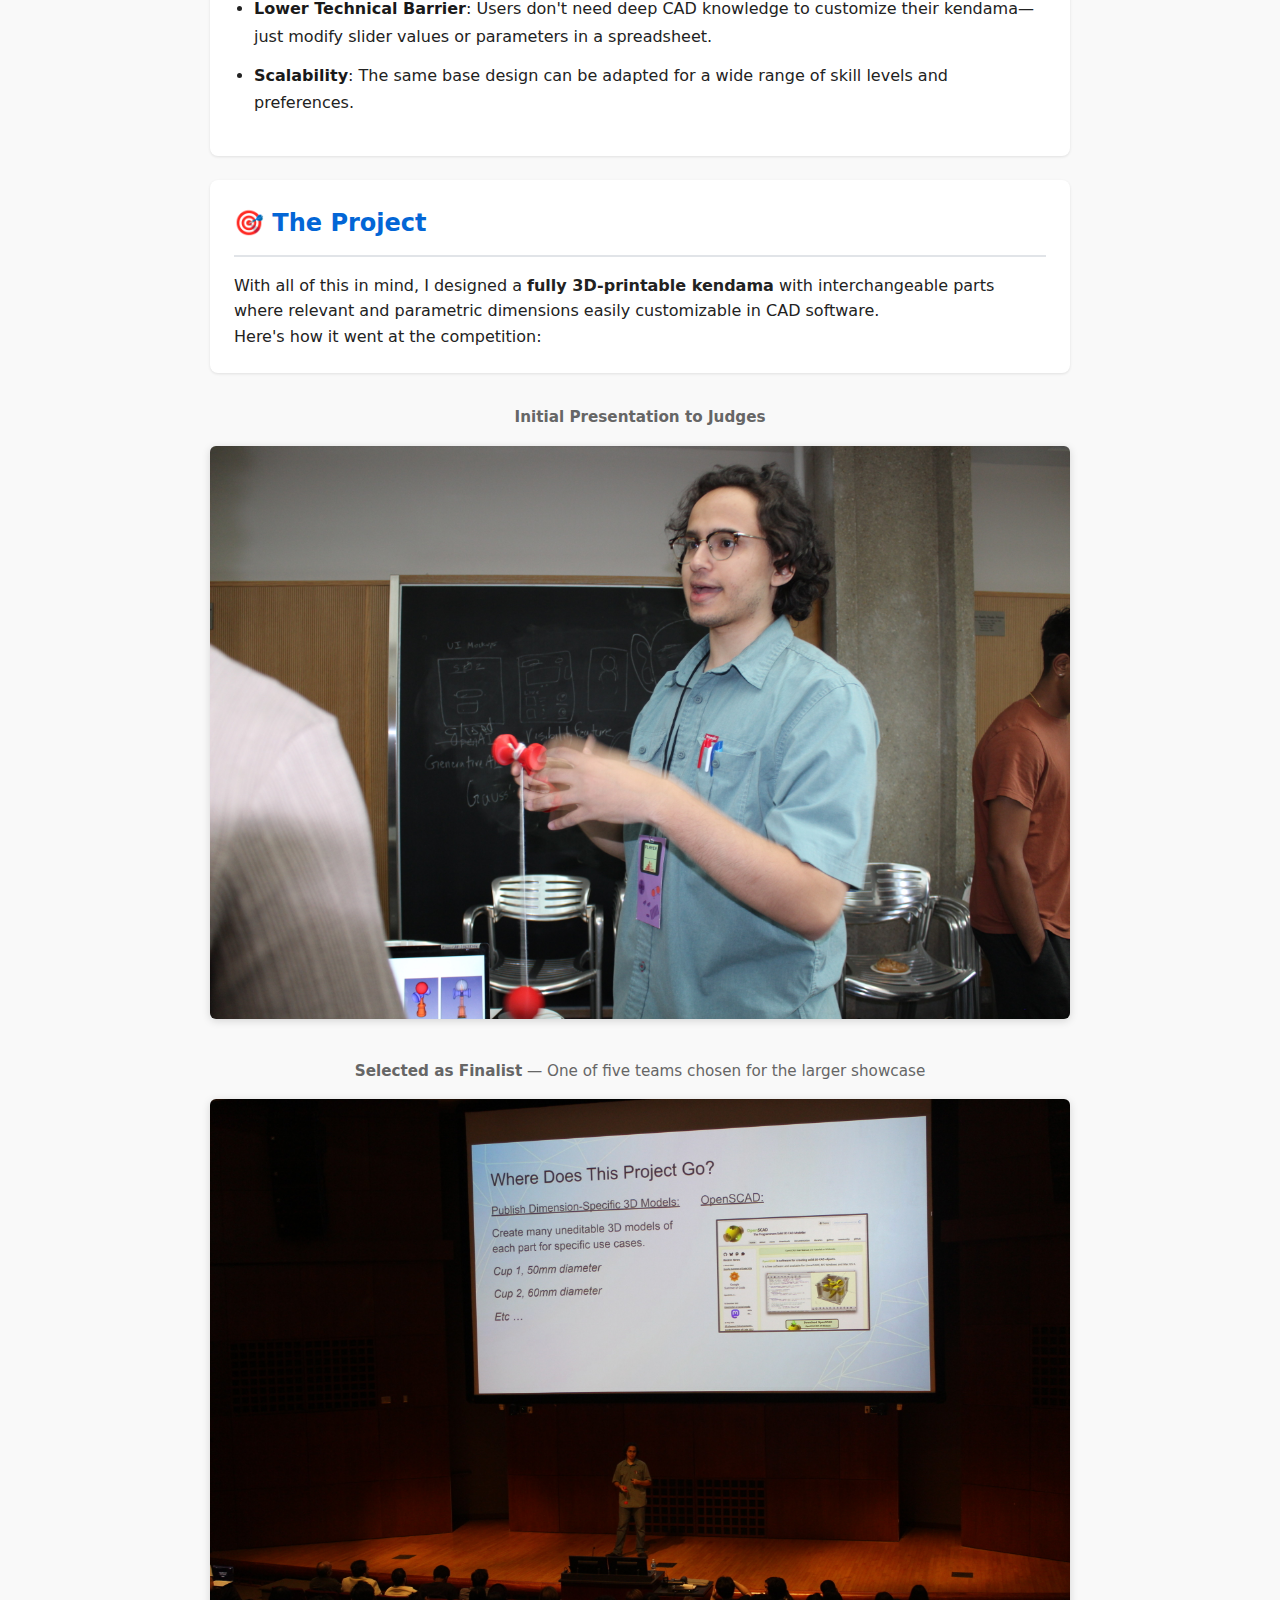
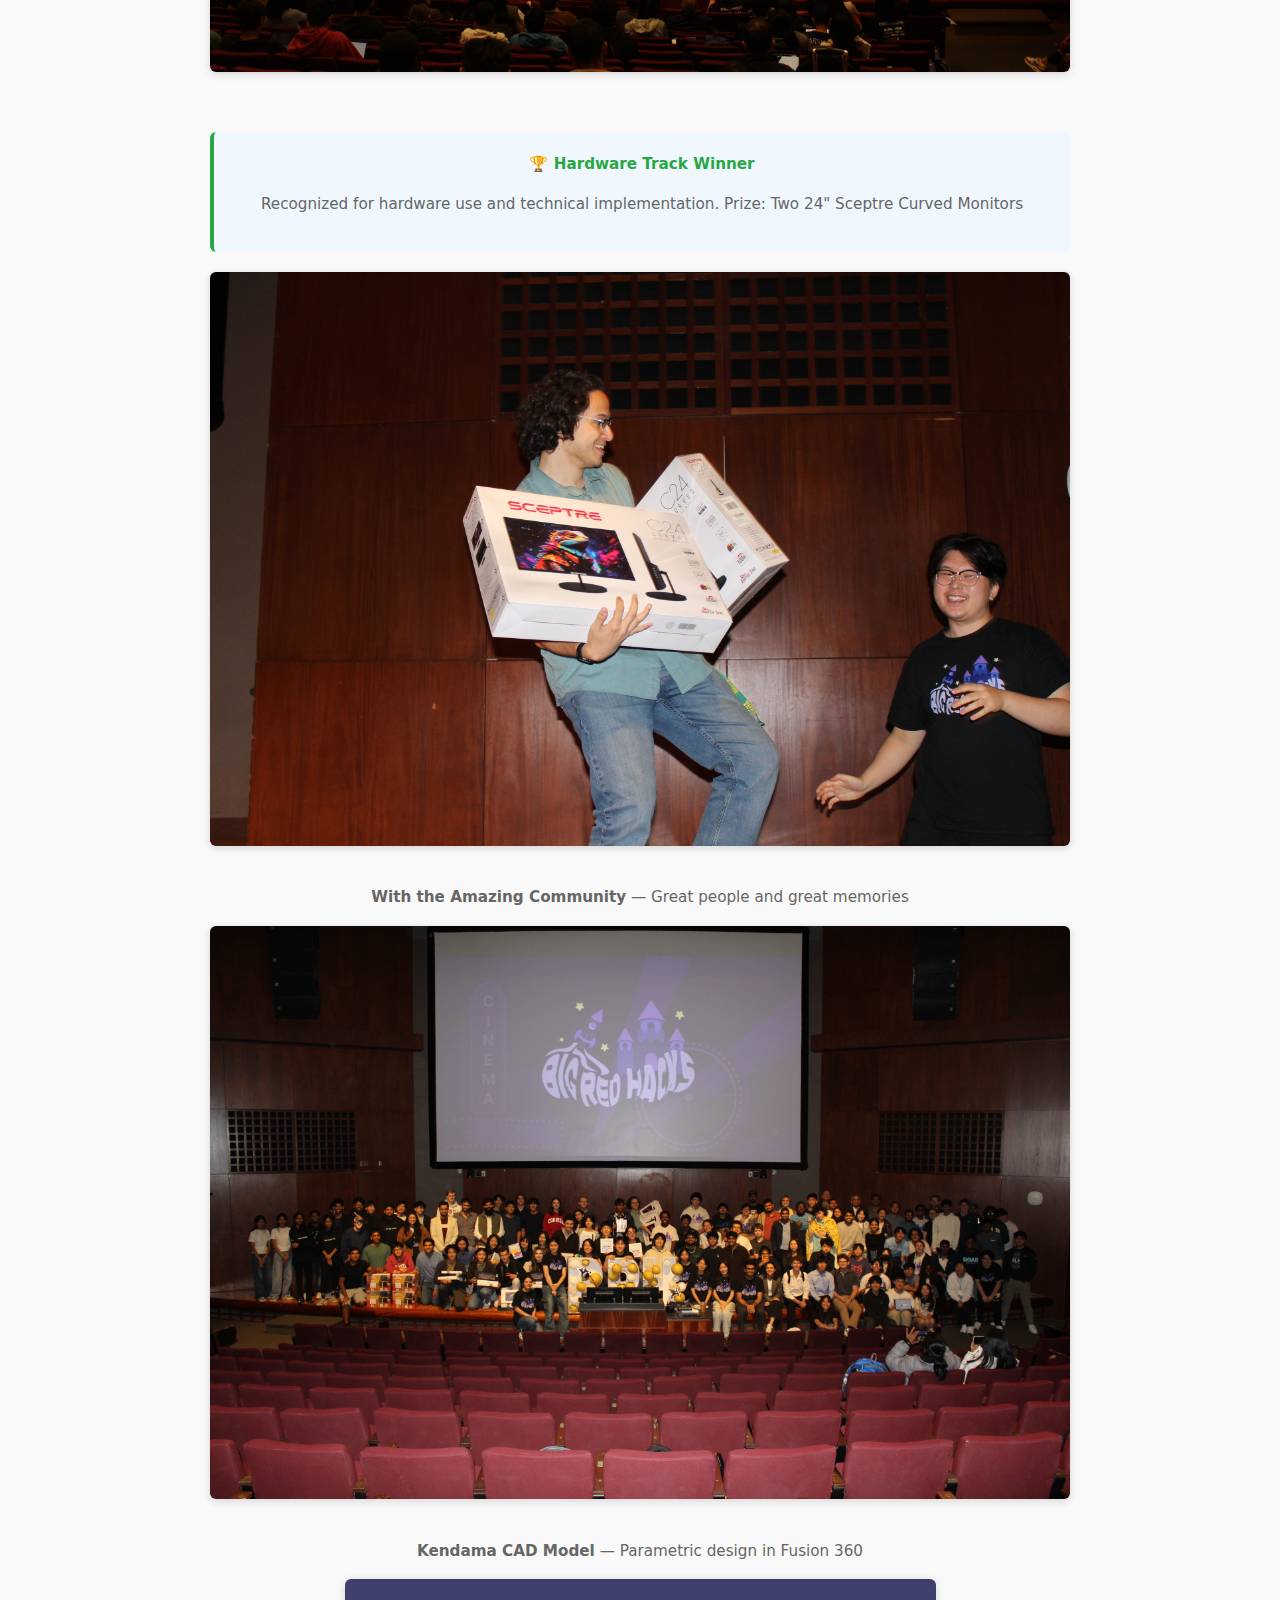
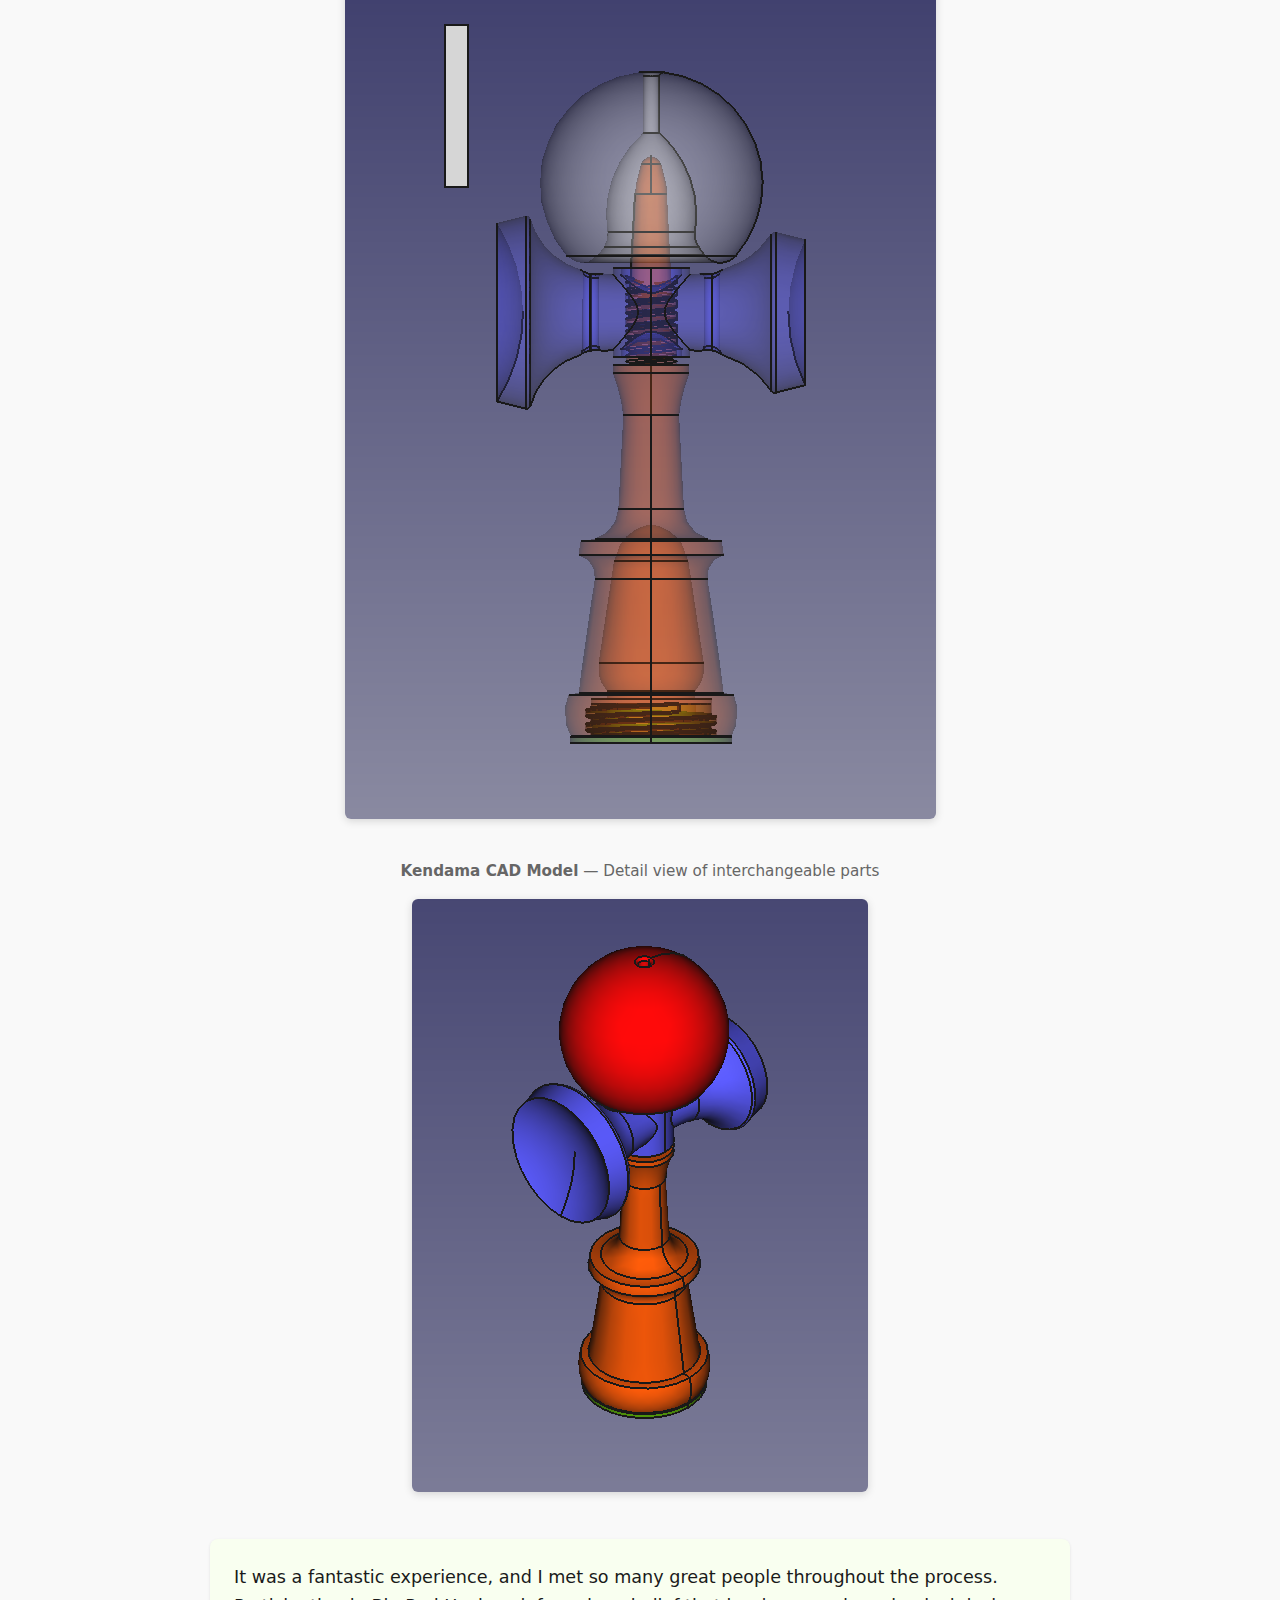
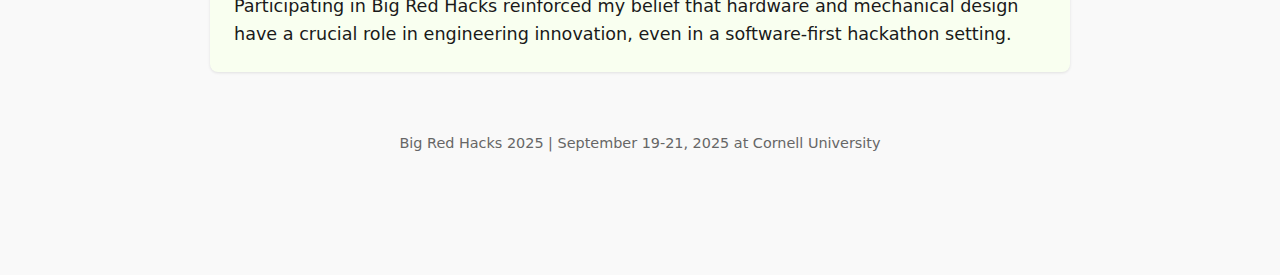
<file: Website/BRH 2025/index.html>
<!doctype html>
<html lang="en">
  <head>
    <meta charset="utf-8" />
    <meta name="viewport" content="width=device-width,initial-scale=1" />
    <title>Big Red Hacks 2025 - Julian B. Stoller</title>
    <link rel="stylesheet" href="/assets/css/style.css">
    <style>
      * { margin: 0; padding: 0; box-sizing: border-box; }
      
      body {
        font-family: system-ui, -apple-system, Segoe UI, Roboto, Helvetica, Arial, sans-serif;
        line-height: 1.6;
        color: #222;
        background: #f9f9f9;
      }
      
      .container {
        max-width: 900px;
        margin: 0 auto;
        padding: 40px 20px;
      }
      
      header {
        margin-bottom: 40px;
        text-align: center;
      }
      
      h1 {
        font-size: 2.2rem;
        margin-bottom: 10px;
        color: #1a1a1a;
      }
      
      .subtitle {
        font-size: 1rem;
        color: #666;
        font-style: italic;
      }
      
      .intro {
        background: white;
        padding: 24px;
        border-radius: 8px;
        margin-bottom: 30px;
        border-left: 4px solid #0366d6;
        box-shadow: 0 1px 3px rgba(0,0,0,0.1);
      }
      
      .intro p {
        margin-bottom: 12px;
      }
      
      .intro p:last-child {
        margin-bottom: 0;
      }
      
      section {
        background: white;
        padding: 24px;
        margin-bottom: 24px;
        border-radius: 8px;
        box-shadow: 0 1px 3px rgba(0,0,0,0.1);
      }
      
      section h2 {
        font-size: 1.5rem;
        margin-bottom: 16px;
        color: #0366d6;
        border-bottom: 2px solid #e1e4e8;
        padding-bottom: 12px;
      }
      
      section ul {
        margin-left: 20px;
        margin-bottom: 16px;
      }
      
      section li {
        margin-bottom: 12px;
        line-height: 1.7;
      }
      
      section li strong {
        color: #1a1a1a;
      }
      
      section a {
        color: #0366d6;
        text-decoration: none;
      }
      
      section a:hover {
        text-decoration: underline;
      }
      
      .gallery {
        display: grid;
        grid-template-columns: 1fr;
        gap: 32px;
        margin-top: 32px;
      }
      
      .gallery-item {
        text-align: center;
      }
      
      .gallery-item p {
        color: #666;
        margin-bottom: 16px;
        font-size: 0.95rem;
      }
      
      .gallery-item img {
        max-width: 100%;
        height: auto;
        border-radius: 6px;
        box-shadow: 0 2px 8px rgba(0,0,0,0.15);
        transition: transform 0.2s;
      }
      
      .gallery-item img:hover {
        transform: scale(1.02);
      }
      
      .result-highlight {
        background: #f0f7ff;
        padding: 20px;
        border-radius: 6px;
        margin: 20px 0;
        border-left: 4px solid #28a745;
      }
      
      .result-highlight strong {
        color: #28a745;
      }
      
      footer {
        text-align: center;
        padding: 20px;
        color: #666;
        font-size: 0.9rem;
        margin-top: 40px;
      }
      
      .back-link {
        display: inline-block;
        margin-bottom: 20px;
        padding: 8px 16px;
        background: #f0f0f0;
        border-radius: 4px;
        text-decoration: none;
        color: #0366d6;
        font-size: 0.9rem;
      }
      
      .back-link:hover {
        background: #e0e0e0;
      }
      
      @media (max-width: 600px) {
        h1 {
          font-size: 1.6rem;
        }
        
        section {
          padding: 16px;
        }
        
        .gallery-item img {
          max-width: 100%;
        }
      }
    </style>
  </head>
  <body>
    <nav class="navbar">
      <div class="nav-container">
        <a href="/" class="nav-logo">Julian B. Stoller</a>
        <ul class="nav-menu">
          <li><a href="/" class="nav-link">Home</a></li>
          <li><a href="/projects/" class="nav-link">Projects</a></li>
          <li><a href="/awards/" class="nav-link">Awards</a></li>
          <li><a href="/resume/" class="nav-link">Resume</a></li>
        </ul>
      </div>
    </nav>

    <main class="page-content">
      <div class="container">
        <a href="/" class="back-link">← Back to home</a>
      
      <header>
        <h1>Big Red Hacks 2025</h1>
        <p class="subtitle">Customized Kendama with Additive Manufacturing, Parametric CAD, and Interchangeable Parts</p>
      </header>

      <div class="intro">
        <p>In September 2025, I decided to participate in Big Red Hacks, a hackathon taking place on campus from 09/19 to 09/21. As a Mechanical Engineering student, I knew hackathons were more of a software development thing, but I wanted to participate in an in-person hackathon before graduating.</p>
        
        <p>The theme was <strong>Entertainment</strong>, and I designed what I called a "Customized Kendama with AM, Parametric CAD, and Interchangeable Parts." My central question was: <em>How can I add value to a rather simple toy by strategically applying design principles I hold in high regard?</em></p>
      </div>

      <section>
        <h2>🔧 Interchangeable Parts</h2>
        <p>A kendama with interchangeable parts could grow with a user as they progress from beginner to expert:</p>
        <ul>
          <li><strong>Beginners</strong> can replace the 'cup' with larger ones to make learning easier, and can swap out the string for different materials or lengths.</li>
          <li><strong>Experts</strong> can make using a kendama harder by installing smaller cups or modifying other features (handle length, weight distribution, cup shape, etc.) to increase the challenge.</li>
          <li><strong>Customization</strong>: Users can personalize their kendamas by swapping parts with different colors or custom branding.</li>
        </ul>
      </section>

      <section>
        <h2>🖨️ 3D Printed Manufacturing</h2>
        <p>Designing this kendama to be 3D printable opens accessibility to anyone with access to a printer:</p>
        <ul>
          <li><strong>Design for Manufacturability (DFM)</strong>: By designing parts to be difficult to print incorrectly, the overall quality matches that of traditional wooden kendamas, even for users without technical printing knowledge.</li>
          <li><strong>Open Accessibility</strong>: Publishing geometries on sites like Thingiverse enables user-in-the-loop revisions and allows a greater level of customization.</li>
          <li><strong>Barrier to Entry</strong>: 3D printing democratizes access to this toy, removing cost and manufacturing barriers.</li>
        </ul>
      </section>

      <section>
        <h2>📐 Parametric CAD</h2>
        <p>A parametric CAD approach lets anyone customize without needing to learn CAD software:</p>
        <ul>
          <li><strong>Easy Editing</strong>: Parameters like cup diameter, handle length, and weight distribution are immediately visible and simple to adjust.</li>
          <li><strong>Lower Technical Barrier</strong>: Users don't need deep CAD knowledge to customize their kendama—just modify slider values or parameters in a spreadsheet.</li>
          <li><strong>Scalability</strong>: The same base design can be adapted for a wide range of skill levels and preferences.</li>
        </ul>
      </section>

      <section>
        <h2>🎯 The Project</h2>
        <p>With all of this in mind, I designed a <strong>fully 3D-printable kendama</strong> with interchangeable parts where relevant and parametric dimensions easily customizable in CAD software.</p>
        
        <p>Here's how it went at the competition:</p>
      </section>

      <div class="gallery">
        <div class="gallery-item">
          <p><strong>Initial Presentation to Judges</strong></p>
          <img src="Images/BRH-2025 - Initial Presentation.JPG" alt="Initial Presentation">
        </div>

        <div class="gallery-item">
          <p><strong>Selected as Finalist</strong> — One of five teams chosen for the larger showcase</p>
          <img src="Images/BRH-2025 - Finalist Pitch.JPG" alt="Finalist Pitch">
        </div>

        <div class="gallery-item">
          <div class="result-highlight">
            <p><strong>🏆 Hardware Track Winner</strong></p>
            <p>Recognized for hardware use and technical implementation. Prize: Two 24" Sceptre Curved Monitors</p>
          </div>
          <img src="Images/BRH-2025 - Getting Monitors.JPG" alt="Getting Monitors">
        </div>

        <div class="gallery-item">
          <p><strong>With the Amazing Community</strong> — Great people and great memories</p>
          <img src="Images/BRH-2025 - Group Photo.JPG" alt="Group Photo">
        </div>

        <div class="gallery-item">
          <p><strong>Kendama CAD Model</strong> — Parametric design in Fusion 360</p>
          <img src="Images/Screenshot 2025-09-20 143744.png" alt="Kendama CAD Model">
        </div>

        <div class="gallery-item">
          <p><strong>Kendama CAD Model</strong> — Detail view of interchangeable parts</p>
          <img src="Images/Screenshot 2025-09-21 042441.png" alt="Kendama CAD Detail">
        </div>
      </div>

      <section style="margin-top: 40px; background: #f9fff0; border-left-color: #28a745;">
        <p style="font-size: 1.1rem; color: #1a1a1a;">It was a fantastic experience, and I met so many great people throughout the process. Participating in Big Red Hacks reinforced my belief that hardware and mechanical design have a crucial role in engineering innovation, even in a software-first hackathon setting.</p>
      </section>

      <footer>
        <p>Big Red Hacks 2025 | September 19-21, 2025 at Cornell University</p>
      </footer>
      </div>
    </main>
  </body>
</html>
</file>
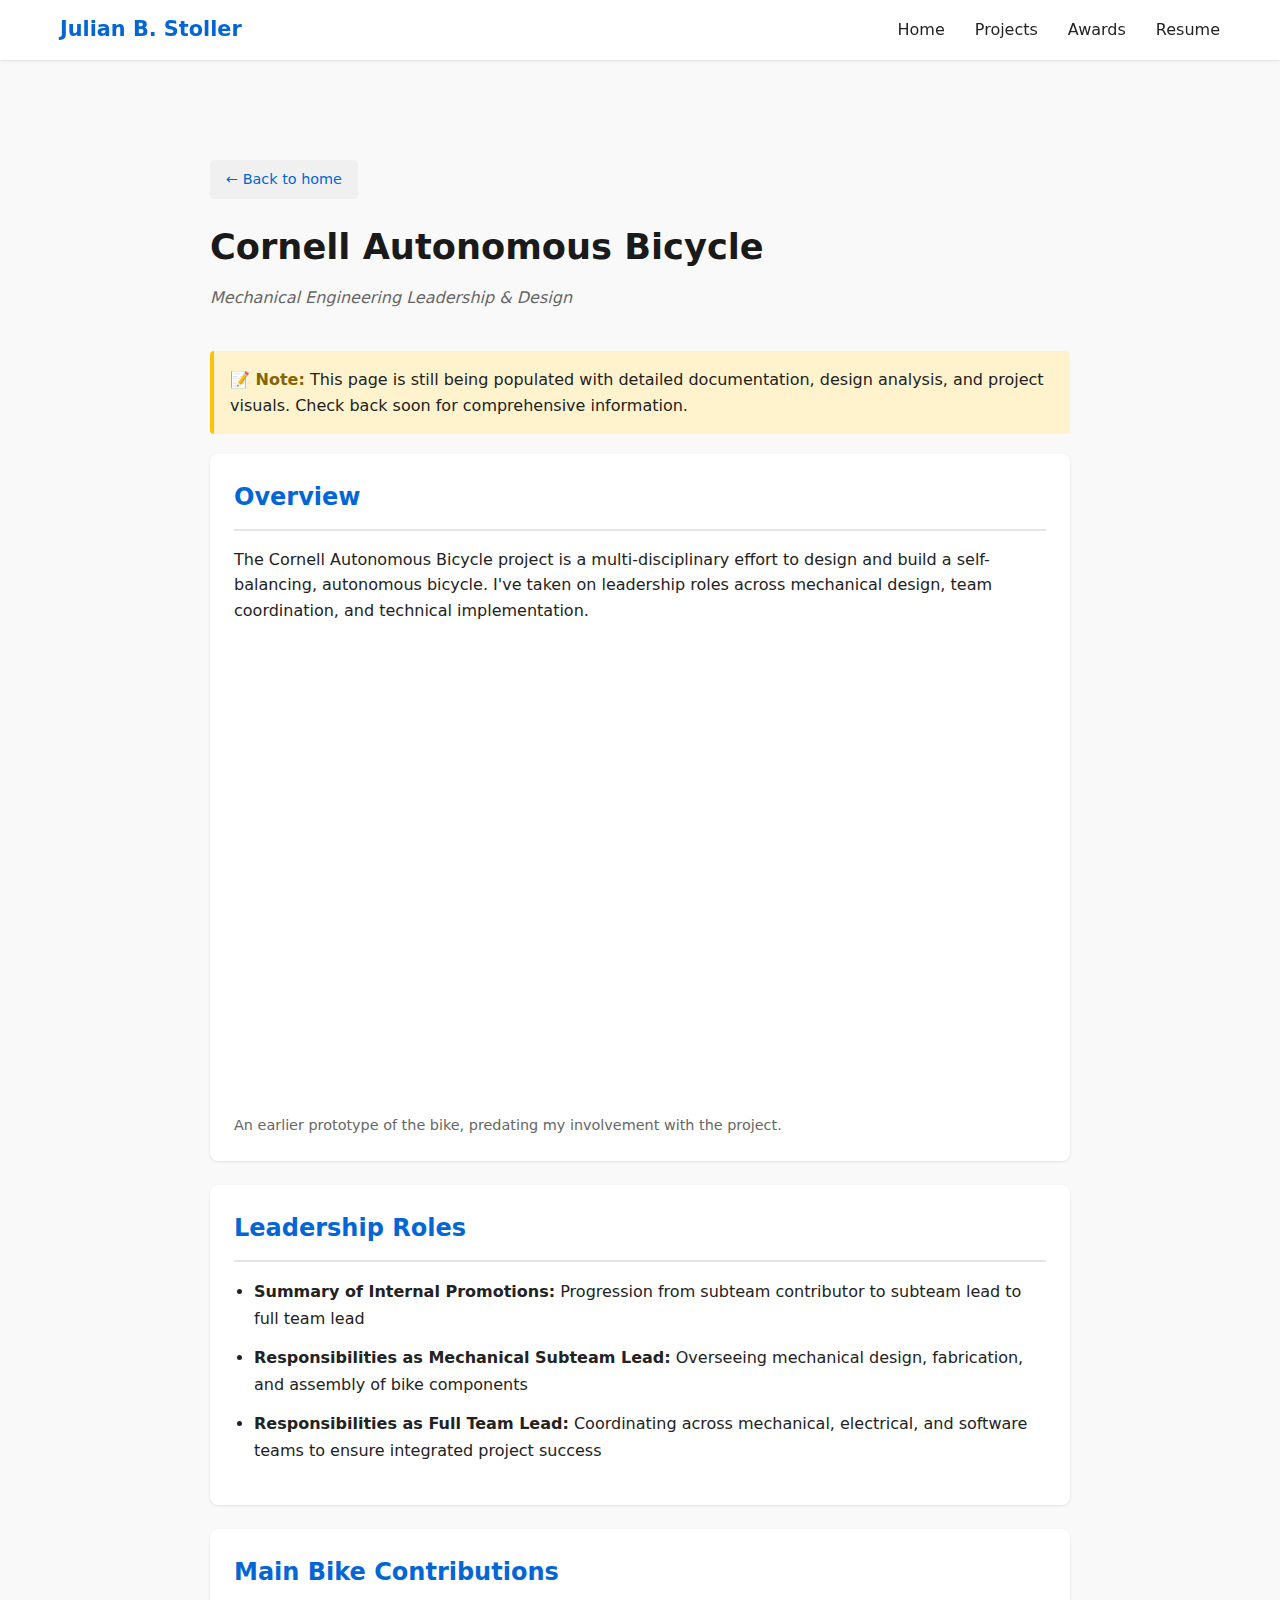
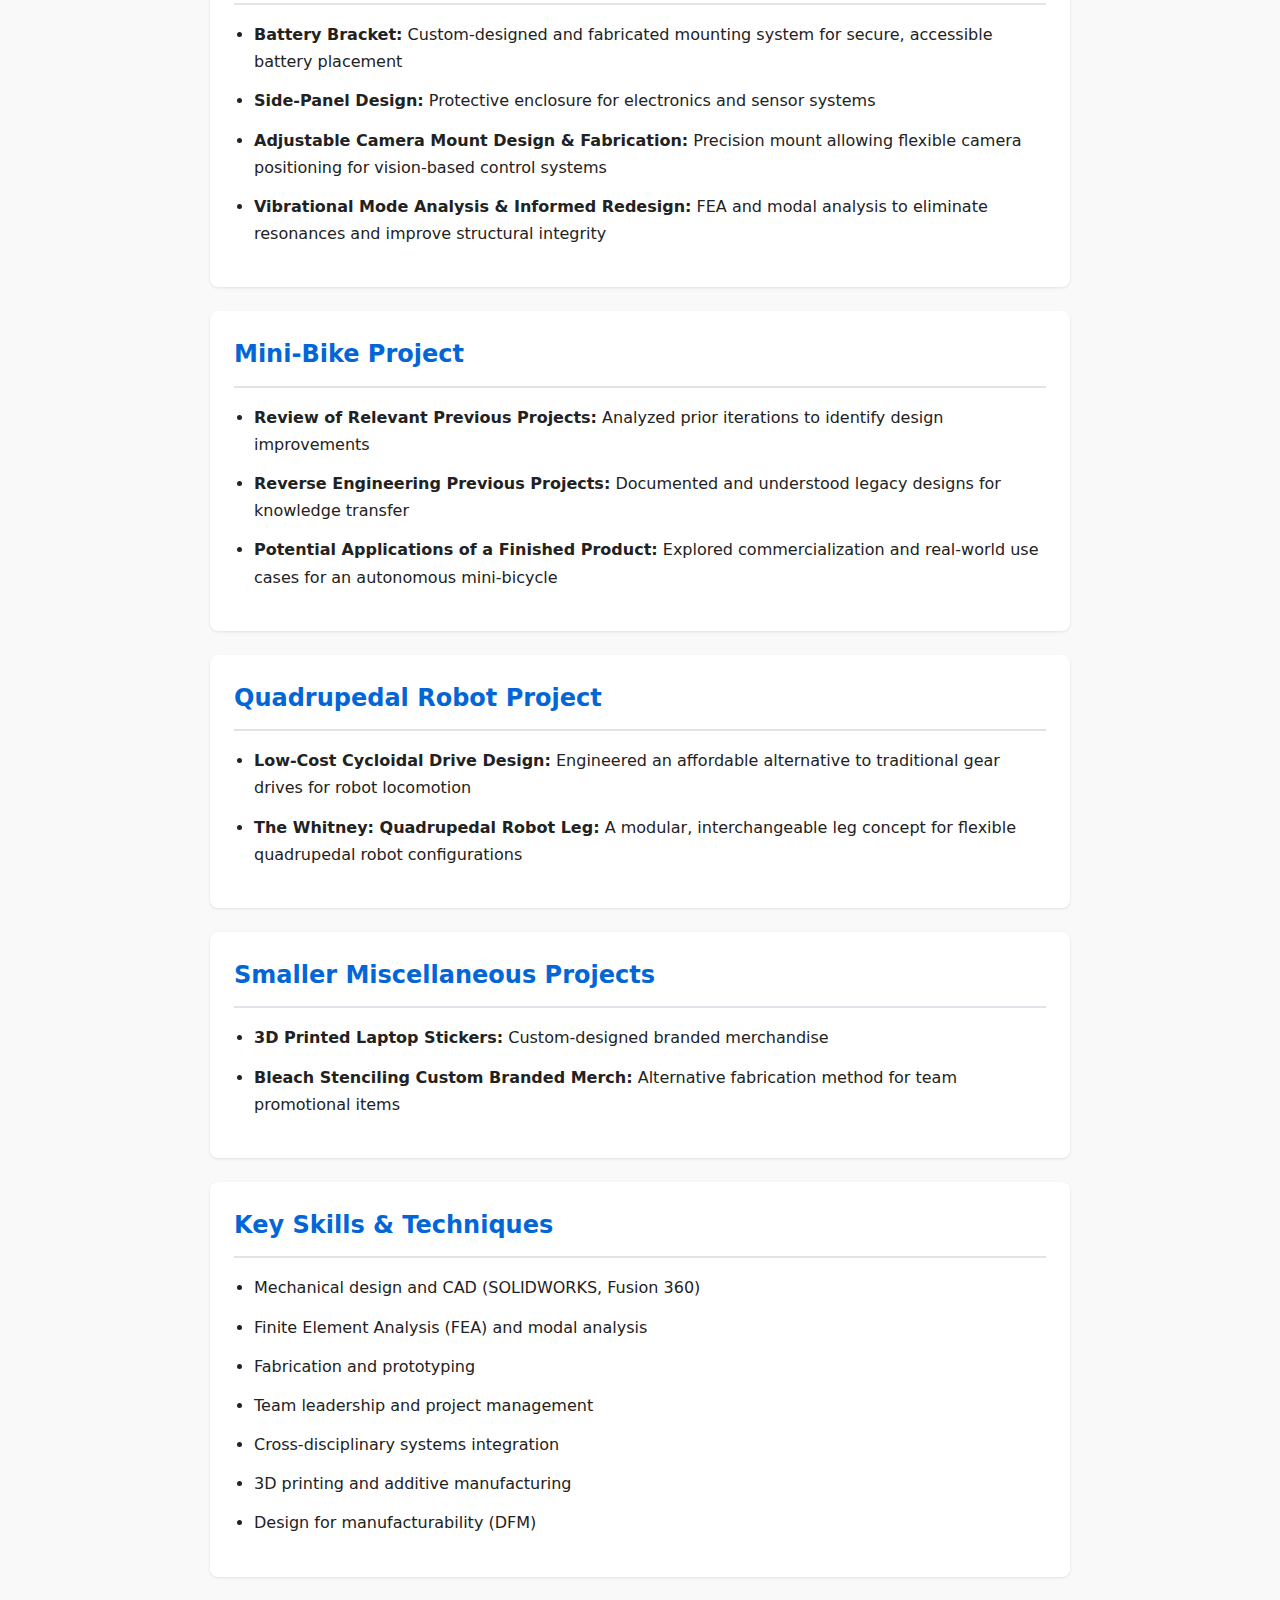
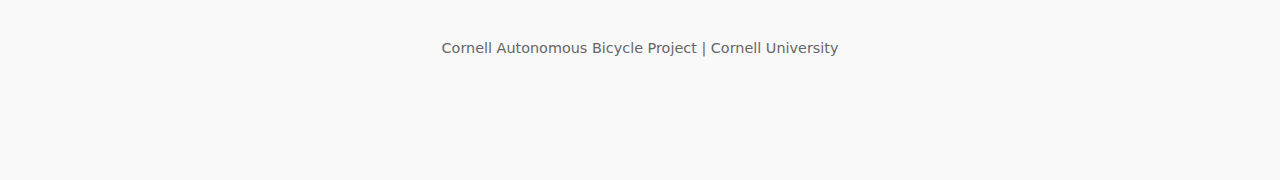
<file: Website/CU AutoBike/index.html>
<!doctype html>
<html lang="en">
  <head>
    <meta charset="utf-8" />
    <meta name="viewport" content="width=device-width,initial-scale=1" />
    <title>Cornell Autonomous Bicycle - Julian B. Stoller</title>
    <link rel="stylesheet" href="/assets/css/style.css">
    <style>
      * { margin: 0; padding: 0; box-sizing: border-box; }
      
      body {
        font-family: system-ui, -apple-system, Segoe UI, Roboto, Helvetica, Arial, sans-serif;
        line-height: 1.6;
        color: #222;
        background: #f9f9f9;
      }
      
      .container {
        max-width: 900px;
        margin: 0 auto;
        padding: 40px 20px;
      }
      
      header {
        margin-bottom: 40px;
      }
      
      h1 {
        font-size: 2.2rem;
        margin-bottom: 10px;
        color: #1a1a1a;
      }
      
      .subtitle {
        font-size: 1rem;
        color: #666;
        font-style: italic;
      }
      
      section {
        background: white;
        padding: 24px;
        margin-bottom: 24px;
        border-radius: 8px;
        box-shadow: 0 1px 3px rgba(0,0,0,0.1);
      }
      
      section h2 {
        font-size: 1.5rem;
        margin-bottom: 16px;
        color: #0366d6;
        border-bottom: 2px solid #e1e4e8;
        padding-bottom: 12px;
      }
      
      section h3 {
        font-size: 1.1rem;
        margin-top: 20px;
        margin-bottom: 12px;
        color: #333;
      }
      
      section h3:first-child {
        margin-top: 0;
      }
      
      section ul {
        margin-left: 20px;
        margin-bottom: 16px;
      }
      
      section li {
        margin-bottom: 12px;
        line-height: 1.7;
      }
      
      section a {
        color: #0366d6;
        text-decoration: none;
      }
      
      section a:hover {
        text-decoration: underline;
      }
      
      .back-link {
        display: inline-block;
        margin-bottom: 20px;
        padding: 8px 16px;
        background: #f0f0f0;
        border-radius: 4px;
        text-decoration: none;
        color: #0366d6;
        font-size: 0.9rem;
      }
      
      .back-link:hover {
        background: #e0e0e0;
      }
      
      .note {
        background: #fff3cd;
        border-left: 4px solid #ffc107;
        padding: 16px;
        border-radius: 4px;
        margin: 20px 0;
      }
      
      .note strong {
        color: #856404;
      }
      
      footer {
        text-align: center;
        padding: 20px;
        color: #666;
        font-size: 0.9rem;
        margin-top: 40px;
      }
      
      @media (max-width: 600px) {
        h1 {
          font-size: 1.6rem;
        }
        
        section {
          padding: 16px;
        }
      }
    </style>
  </head>
  <body>
    <nav class="navbar">
      <div class="nav-container">
        <a href="/" class="nav-logo">Julian B. Stoller</a>
        <ul class="nav-menu">
          <li><a href="/" class="nav-link">Home</a></li>
          <li><a href="/projects/" class="nav-link">Projects</a></li>
          <li><a href="/awards/" class="nav-link">Awards</a></li>
          <li><a href="/resume/" class="nav-link">Resume</a></li>
        </ul>
      </div>
    </nav>

    <main class="page-content">
      <div class="container">
        <a href="/" class="back-link">← Back to home</a>
      
      <header>
        <h1>Cornell Autonomous Bicycle</h1>
        <p class="subtitle">Mechanical Engineering Leadership & Design</p>
      </header>

      <div class="note">
        <strong>📝 Note:</strong> This page is still being populated with detailed documentation, design analysis, and project visuals. Check back soon for comprehensive information.
      </div>

      <section>
        <h2>Overview</h2>
        <p>The Cornell Autonomous Bicycle project is a multi-disciplinary effort to design and build a self-balancing, autonomous bicycle. I've taken on leadership roles across mechanical design, team coordination, and technical implementation.</p>

        <div style="position: relative; padding-bottom: 56.25%; height: 0; overflow: hidden; margin-top: 24px;">
          <iframe
            src="https://www.youtube.com/embed/56z0D1rrACc"
            title="Cornell Autonomous Bicycle prototype"
            style="position: absolute; top: 0; left: 0; width: 100%; height: 100%; border: none;"
            allow="accelerometer; autoplay; clipboard-write; encrypted-media; gyroscope; picture-in-picture"
            allowfullscreen>
          </iframe>
        </div>
        <p style="font-size: 0.9rem; color: #666; margin-top: 10px;">An earlier prototype of the bike, predating my involvement with the project.</p>
      </section>

      <section>
        <h2>Leadership Roles</h2>
        <ul>
          <li><strong>Summary of Internal Promotions:</strong> Progression from subteam contributor to subteam lead to full team lead</li>
          <li><strong>Responsibilities as Mechanical Subteam Lead:</strong> Overseeing mechanical design, fabrication, and assembly of bike components</li>
          <li><strong>Responsibilities as Full Team Lead:</strong> Coordinating across mechanical, electrical, and software teams to ensure integrated project success</li>
        </ul>
      </section>

      <section>
        <h2>Main Bike Contributions</h2>
        <ul>
          <li><strong>Battery Bracket:</strong> Custom-designed and fabricated mounting system for secure, accessible battery placement</li>
          <li><strong>Side-Panel Design:</strong> Protective enclosure for electronics and sensor systems</li>
          <li><strong>Adjustable Camera Mount Design & Fabrication:</strong> Precision mount allowing flexible camera positioning for vision-based control systems</li>
          <li><strong>Vibrational Mode Analysis & Informed Redesign:</strong> FEA and modal analysis to eliminate resonances and improve structural integrity</li>
        </ul>
      </section>

      <section>
        <h2>Mini-Bike Project</h2>
        <ul>
          <li><strong>Review of Relevant Previous Projects:</strong> Analyzed prior iterations to identify design improvements</li>
          <li><strong>Reverse Engineering Previous Projects:</strong> Documented and understood legacy designs for knowledge transfer</li>
          <li><strong>Potential Applications of a Finished Product:</strong> Explored commercialization and real-world use cases for an autonomous mini-bicycle</li>
        </ul>
      </section>

      <section>
        <h2>Quadrupedal Robot Project</h2>
        <ul>
          <li><strong>Low-Cost Cycloidal Drive Design:</strong> Engineered an affordable alternative to traditional gear drives for robot locomotion</li>
          <li><strong>The Whitney: Quadrupedal Robot Leg:</strong> A modular, interchangeable leg concept for flexible quadrupedal robot configurations</li>
        </ul>
      </section>

      <section>
        <h2>Smaller Miscellaneous Projects</h2>
        <ul>
          <li><strong>3D Printed Laptop Stickers:</strong> Custom-designed branded merchandise</li>
          <li><strong>Bleach Stenciling Custom Branded Merch:</strong> Alternative fabrication method for team promotional items</li>
        </ul>
      </section>

      <section>
        <h2>Key Skills & Techniques</h2>
        <ul>
          <li>Mechanical design and CAD (SOLIDWORKS, Fusion 360)</li>
          <li>Finite Element Analysis (FEA) and modal analysis</li>
          <li>Fabrication and prototyping</li>
          <li>Team leadership and project management</li>
          <li>Cross-disciplinary systems integration</li>
          <li>3D printing and additive manufacturing</li>
          <li>Design for manufacturability (DFM)</li>
        </ul>
      </section>

      <footer>
        <p>Cornell Autonomous Bicycle Project | Cornell University</p>
      </footer>
      </div>
    </main>
  </body>
</html>
</file>
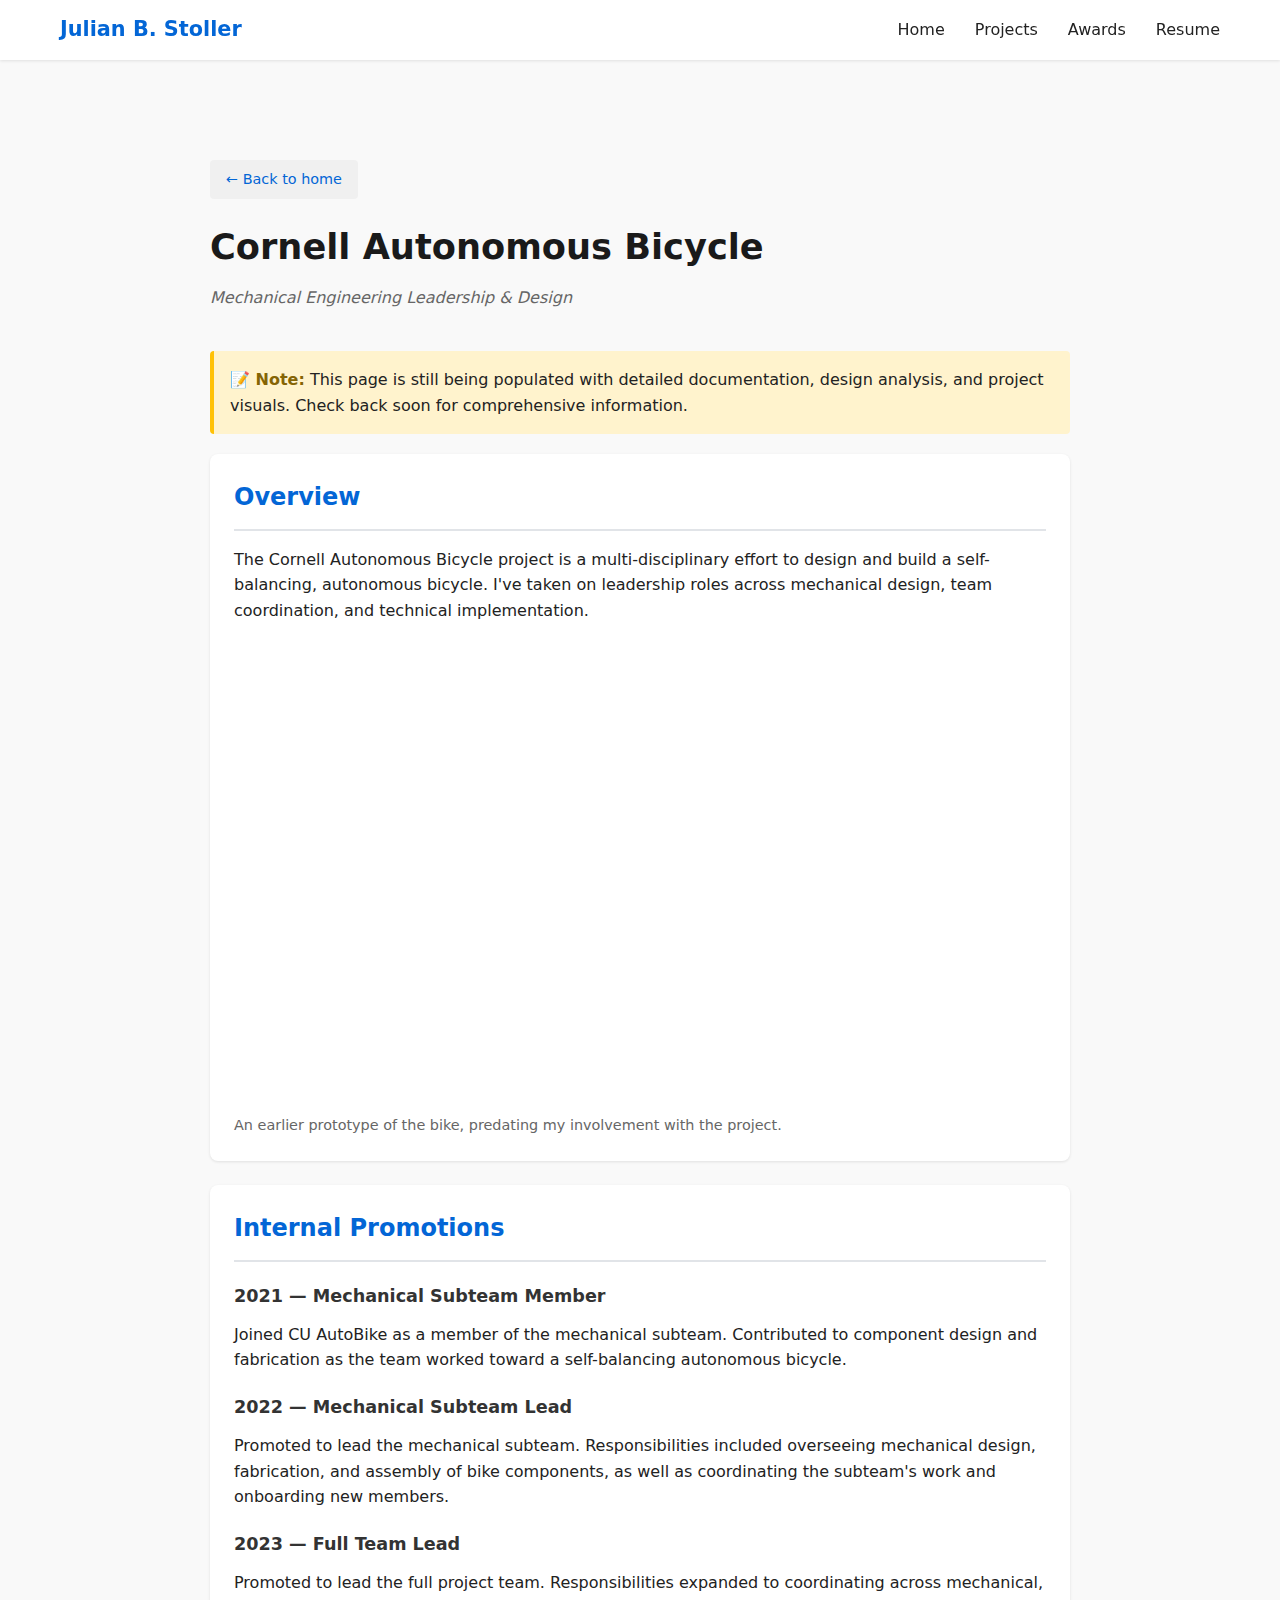
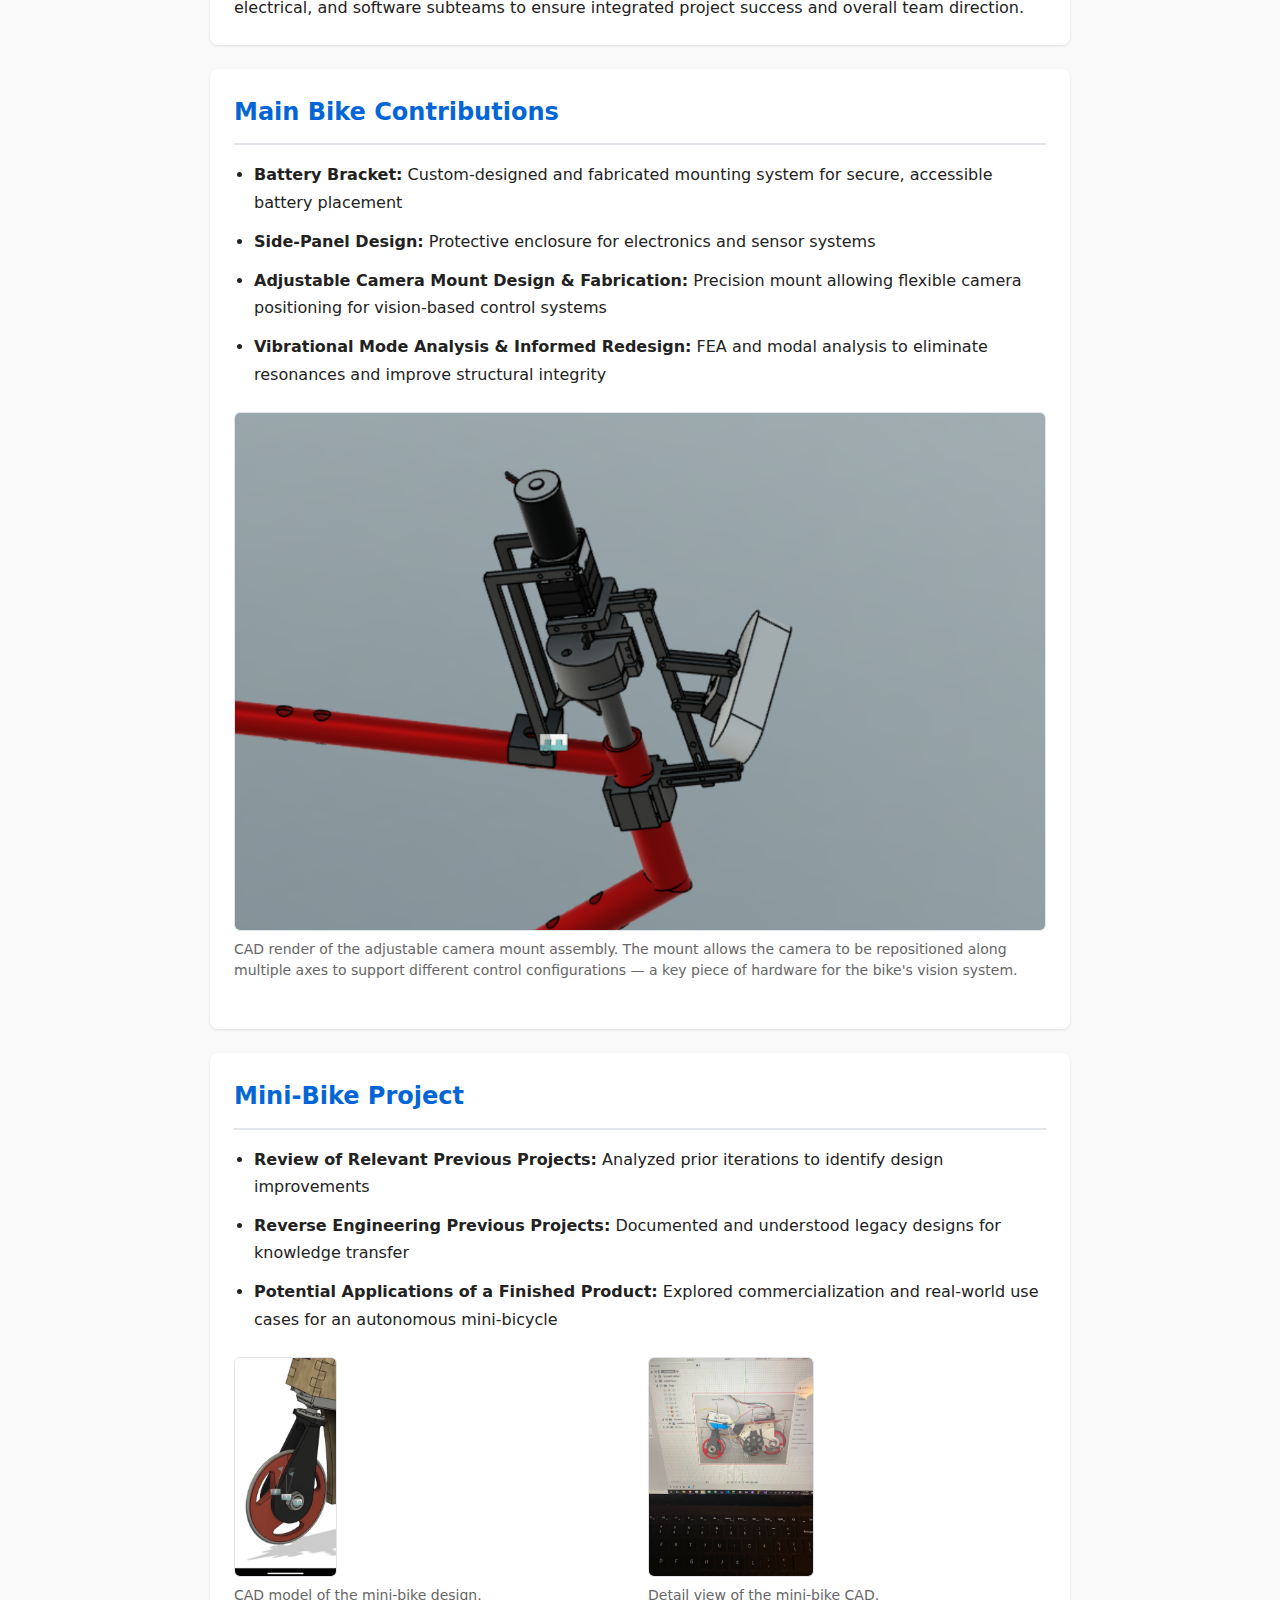
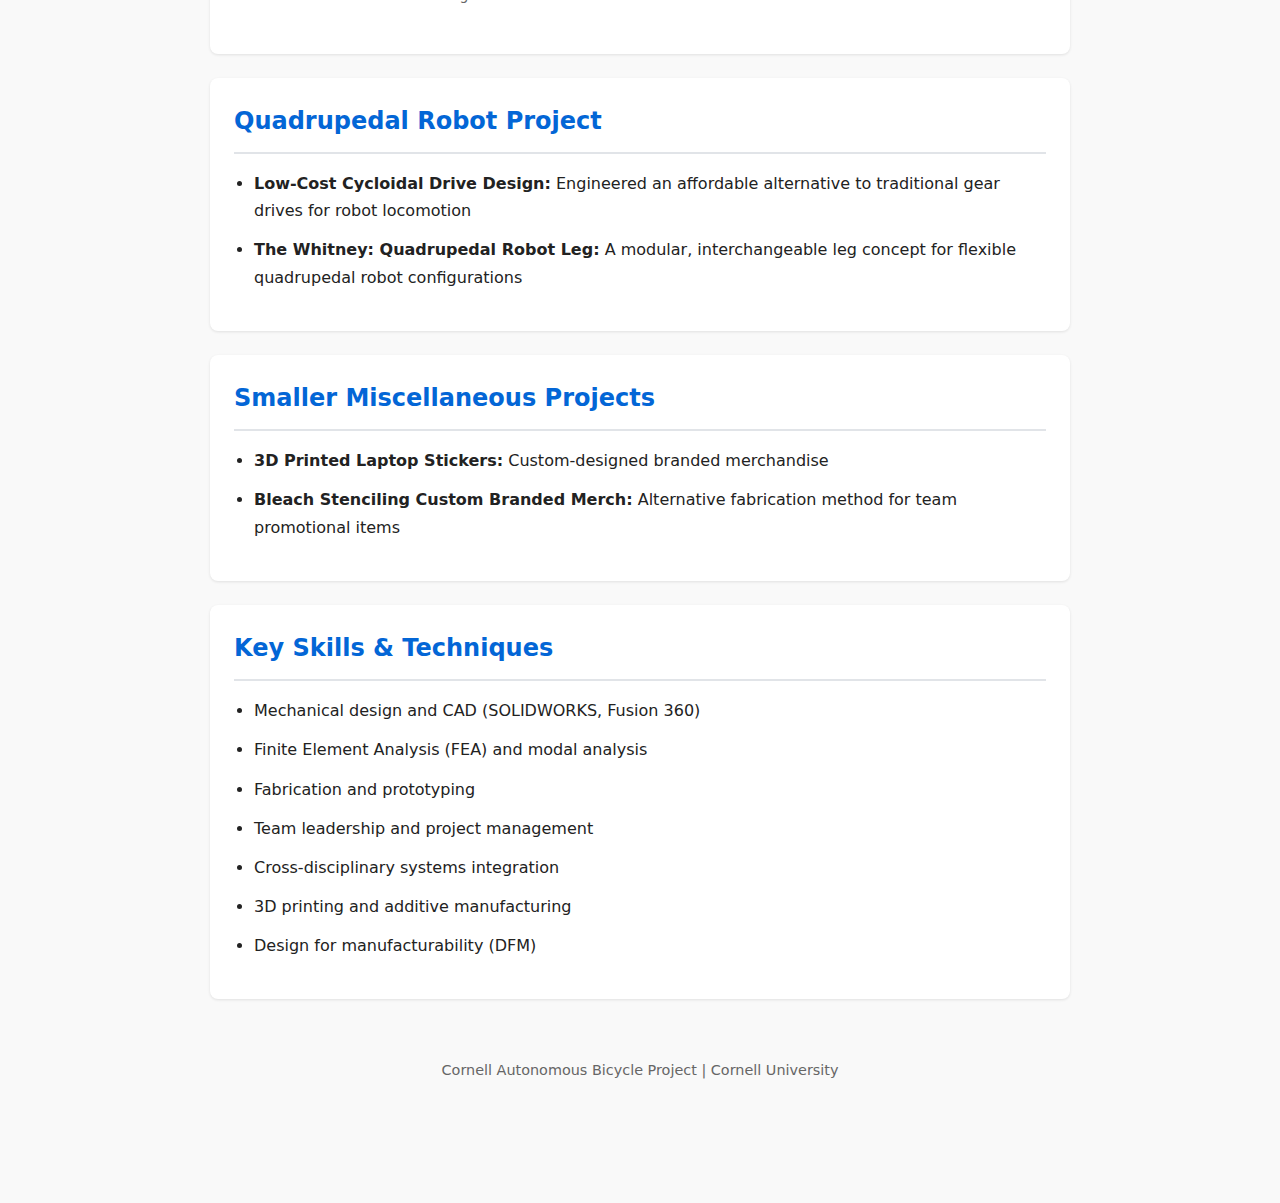
<file: Website/cu-autobike/index.html>
<!doctype html>
<html lang="en">
  <head>
    <meta charset="utf-8" />
    <meta name="viewport" content="width=device-width,initial-scale=1" />
    <title>Cornell Autonomous Bicycle - Julian B. Stoller</title>
    <link rel="stylesheet" href="/assets/css/style.css">
    <style>
      * { margin: 0; padding: 0; box-sizing: border-box; }
      
      body {
        font-family: system-ui, -apple-system, Segoe UI, Roboto, Helvetica, Arial, sans-serif;
        line-height: 1.6;
        color: #222;
        background: #f9f9f9;
      }
      
      .container {
        max-width: 900px;
        margin: 0 auto;
        padding: 40px 20px;
      }
      
      header {
        margin-bottom: 40px;
      }
      
      h1 {
        font-size: 2.2rem;
        margin-bottom: 10px;
        color: #1a1a1a;
      }
      
      .subtitle {
        font-size: 1rem;
        color: #666;
        font-style: italic;
      }
      
      section {
        background: white;
        padding: 24px;
        margin-bottom: 24px;
        border-radius: 8px;
        box-shadow: 0 1px 3px rgba(0,0,0,0.1);
      }
      
      section h2 {
        font-size: 1.5rem;
        margin-bottom: 16px;
        color: #0366d6;
        border-bottom: 2px solid #e1e4e8;
        padding-bottom: 12px;
      }
      
      section h3 {
        font-size: 1.1rem;
        margin-top: 20px;
        margin-bottom: 12px;
        color: #333;
      }
      
      section h3:first-child {
        margin-top: 0;
      }
      
      section ul {
        margin-left: 20px;
        margin-bottom: 16px;
      }
      
      section li {
        margin-bottom: 12px;
        line-height: 1.7;
      }
      
      section a {
        color: #0366d6;
        text-decoration: none;
      }
      
      section a:hover {
        text-decoration: underline;
      }
      
      .back-link {
        display: inline-block;
        margin-bottom: 20px;
        padding: 8px 16px;
        background: #f0f0f0;
        border-radius: 4px;
        text-decoration: none;
        color: #0366d6;
        font-size: 0.9rem;
      }
      
      .back-link:hover {
        background: #e0e0e0;
      }
      
      .note {
        background: #fff3cd;
        border-left: 4px solid #ffc107;
        padding: 16px;
        border-radius: 4px;
        margin: 20px 0;
      }

      .note strong {
        color: #856404;
      }

      .project-photo {
        margin: 24px 0;
      }

      .project-photo img {
        max-width: 100%;
        height: auto;
        border-radius: 6px;
        border: 1px solid #e1e4e8;
        display: block;
      }

      .project-photo figcaption {
        margin-top: 8px;
        font-size: 0.875rem;
        color: #666;
        line-height: 1.5;
      }

      .photo-pair {
        display: grid;
        grid-template-columns: 1fr 1fr;
        gap: 16px;
        margin: 24px 0;
      }

      .photo-pair figure img {
        max-width: 100%;
        height: auto;
        border-radius: 6px;
        border: 1px solid #e1e4e8;
        display: block;
        object-fit: cover;
        height: 220px;
      }

      .photo-pair figcaption {
        margin-top: 8px;
        font-size: 0.875rem;
        color: #666;
        line-height: 1.5;
      }

      @media (max-width: 600px) {
        .photo-pair {
          grid-template-columns: 1fr;
        }
        .photo-pair figure img {
          height: auto;
        }
      }
      
      footer {
        text-align: center;
        padding: 20px;
        color: #666;
        font-size: 0.9rem;
        margin-top: 40px;
      }
      
      @media (max-width: 600px) {
        h1 {
          font-size: 1.6rem;
        }
        
        section {
          padding: 16px;
        }
      }
    </style>
  </head>
  <body>
    <nav class="navbar">
      <div class="nav-container">
        <a href="/" class="nav-logo">Julian B. Stoller</a>
        <ul class="nav-menu">
          <li><a href="/" class="nav-link">Home</a></li>
          <li><a href="/projects/" class="nav-link">Projects</a></li>
          <li><a href="/awards/" class="nav-link">Awards</a></li>
          <li><a href="/resume/" class="nav-link">Resume</a></li>
        </ul>
      </div>
    </nav>

    <main class="page-content">
      <div class="container">
        <a href="/" class="back-link">← Back to home</a>
      
      <header>
        <h1>Cornell Autonomous Bicycle</h1>
        <p class="subtitle">Mechanical Engineering Leadership & Design</p>
      </header>

      <div class="note">
        <strong>📝 Note:</strong> This page is still being populated with detailed documentation, design analysis, and project visuals. Check back soon for comprehensive information.
      </div>

      <section>
        <h2>Overview</h2>
        <p>The Cornell Autonomous Bicycle project is a multi-disciplinary effort to design and build a self-balancing, autonomous bicycle. I've taken on leadership roles across mechanical design, team coordination, and technical implementation.</p>

        <div style="position: relative; padding-bottom: 56.25%; height: 0; overflow: hidden; margin-top: 24px;">
          <iframe
            src="https://www.youtube.com/embed/56z0D1rrACc"
            title="Cornell Autonomous Bicycle prototype"
            style="position: absolute; top: 0; left: 0; width: 100%; height: 100%; border: none;"
            allow="accelerometer; autoplay; clipboard-write; encrypted-media; gyroscope; picture-in-picture"
            allowfullscreen>
          </iframe>
        </div>
        <p style="font-size: 0.9rem; color: #666; margin-top: 10px;">An earlier prototype of the bike, predating my involvement with the project.</p>
      </section>

      <section>
        <h2>Internal Promotions</h2>
        <h3>2021 — Mechanical Subteam Member</h3>
        <p>Joined CU AutoBike as a member of the mechanical subteam. Contributed to component design and fabrication as the team worked toward a self-balancing autonomous bicycle.</p>

        <h3>2022 — Mechanical Subteam Lead</h3>
        <p>Promoted to lead the mechanical subteam. Responsibilities included overseeing mechanical design, fabrication, and assembly of bike components, as well as coordinating the subteam's work and onboarding new members.</p>

        <h3>2023 — Full Team Lead</h3>
        <p>Promoted to lead the full project team. Responsibilities expanded to coordinating across mechanical, electrical, and software subteams to ensure integrated project success and overall team direction.</p>
      </section>

      <section>
        <h2>Main Bike Contributions</h2>
        <ul>
          <li><strong>Battery Bracket:</strong> Custom-designed and fabricated mounting system for secure, accessible battery placement</li>
          <li><strong>Side-Panel Design:</strong> Protective enclosure for electronics and sensor systems</li>
          <li><strong>Adjustable Camera Mount Design & Fabrication:</strong> Precision mount allowing flexible camera positioning for vision-based control systems</li>
          <li><strong>Vibrational Mode Analysis & Informed Redesign:</strong> FEA and modal analysis to eliminate resonances and improve structural integrity</li>
        </ul>

        <figure class="project-photo">
          <img src="/photos-from-autobike-project/Screenshot%202022-07-18%20132120.png" alt="CAD render of adjustable camera mount assembly">
          <figcaption>CAD render of the adjustable camera mount assembly. The mount allows the camera to be repositioned along multiple axes to support different control configurations — a key piece of hardware for the bike's vision system.</figcaption>
        </figure>
      </section>

      <section>
        <h2>Mini-Bike Project</h2>
        <ul>
          <li><strong>Review of Relevant Previous Projects:</strong> Analyzed prior iterations to identify design improvements</li>
          <li><strong>Reverse Engineering Previous Projects:</strong> Documented and understood legacy designs for knowledge transfer</li>
          <li><strong>Potential Applications of a Finished Product:</strong> Explored commercialization and real-world use cases for an autonomous mini-bicycle</li>
        </ul>

        <div class="photo-pair">
          <figure>
            <img src="/new%20autobike%20pictures/IMG_9434.PNG" alt="Mini-bike CAD model">
            <figcaption>CAD model of the mini-bike design.</figcaption>
          </figure>
          <figure>
            <img src="/new%20autobike%20pictures/IMG_9734.jpg" alt="Mini-bike CAD detail">
            <figcaption>Detail view of the mini-bike CAD.</figcaption>
          </figure>
        </div>
      </section>

      <section>
        <h2>Quadrupedal Robot Project</h2>
        <ul>
          <li><strong>Low-Cost Cycloidal Drive Design:</strong> Engineered an affordable alternative to traditional gear drives for robot locomotion</li>
          <li><strong>The Whitney: Quadrupedal Robot Leg:</strong> A modular, interchangeable leg concept for flexible quadrupedal robot configurations</li>
        </ul>
      </section>

      <section>
        <h2>Smaller Miscellaneous Projects</h2>
        <ul>
          <li><strong>3D Printed Laptop Stickers:</strong> Custom-designed branded merchandise</li>
          <li><strong>Bleach Stenciling Custom Branded Merch:</strong> Alternative fabrication method for team promotional items</li>
        </ul>
      </section>

      <section>
        <h2>Key Skills & Techniques</h2>
        <ul>
          <li>Mechanical design and CAD (SOLIDWORKS, Fusion 360)</li>
          <li>Finite Element Analysis (FEA) and modal analysis</li>
          <li>Fabrication and prototyping</li>
          <li>Team leadership and project management</li>
          <li>Cross-disciplinary systems integration</li>
          <li>3D printing and additive manufacturing</li>
          <li>Design for manufacturability (DFM)</li>
        </ul>
      </section>

      <footer>
        <p>Cornell Autonomous Bicycle Project | Cornell University</p>
      </footer>
      </div>
    </main>
  </body>
</html>
</file>
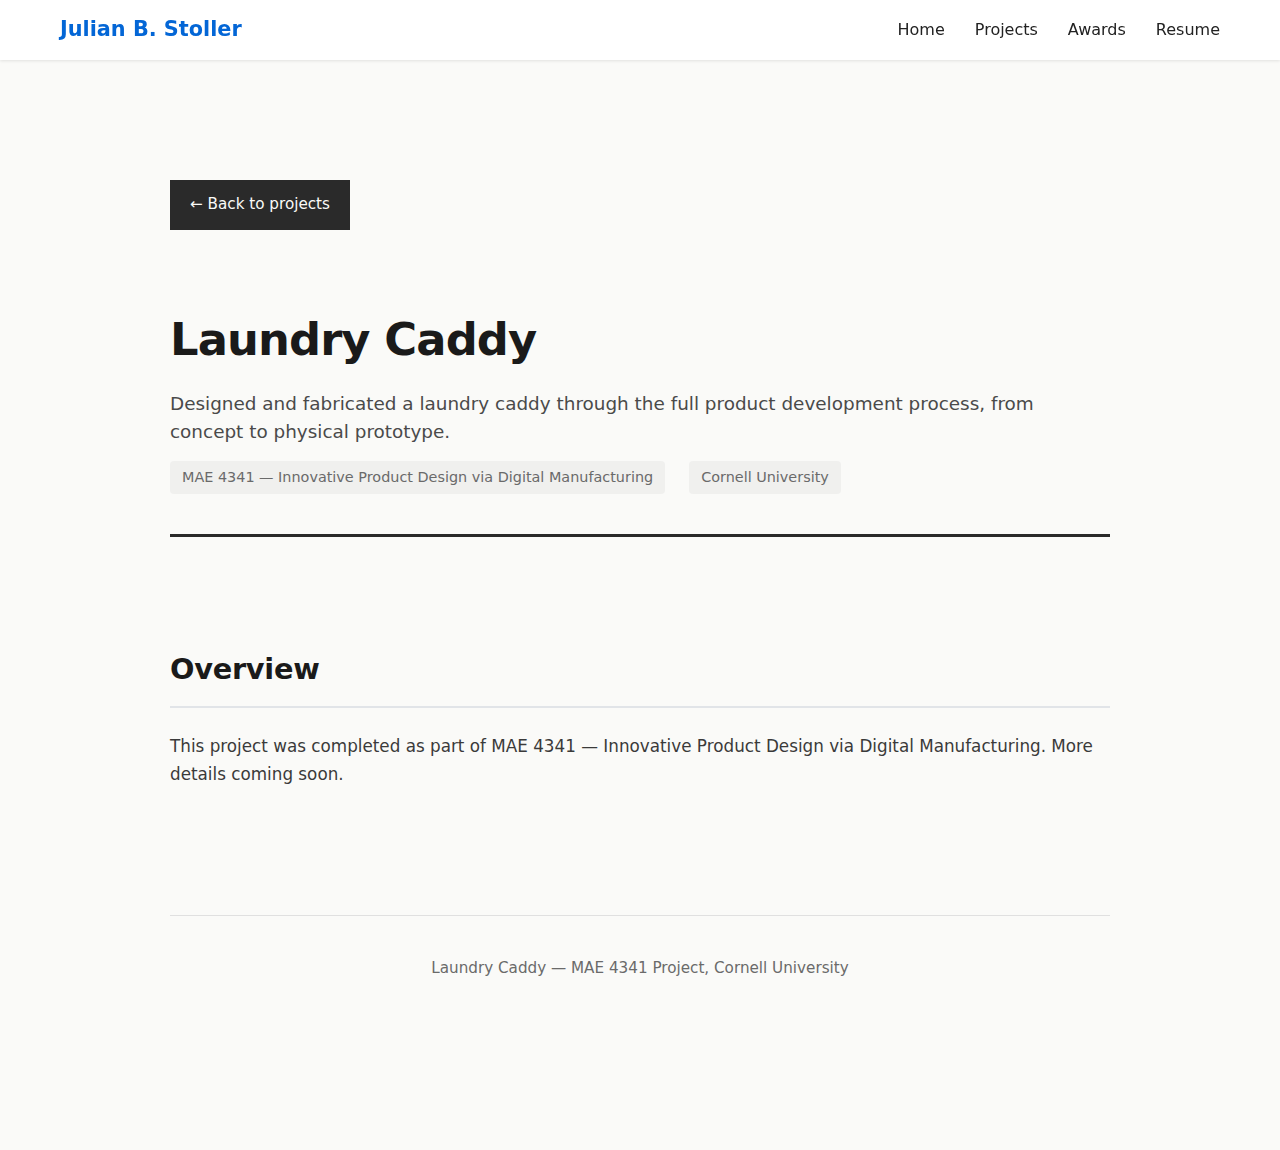
<file: Website/Laundry Caddy/index.html>
<!doctype html>
<html lang="en">

<head>
  <meta charset="utf-8" />
  <meta name="viewport" content="width=device-width,initial-scale=1" />
  <title>Laundry Caddy — Julian B. Stoller</title>
  <link rel="stylesheet" href="/assets/css/style.css">
  <style>
    * {
      margin: 0;
      padding: 0;
      box-sizing: border-box;
    }

    body {
      font-family: 'Inter', system-ui, -apple-system, BlinkMacSystemFont, 'Segoe UI', sans-serif;
      line-height: 1.7;
      color: #1a1a1a;
      background: #fafaf8;
    }

    .container {
      max-width: 1000px;
      margin: 0 auto;
      padding: 60px 30px;
    }

    header {
      margin-bottom: 60px;
      padding: 40px 0;
      border-bottom: 3px solid #2a2a2a;
    }

    h1 {
      font-size: 2.8rem;
      margin-bottom: 12px;
      color: #1a1a1a;
      font-weight: 700;
      letter-spacing: -0.02em;
    }

    .subtitle {
      font-size: 1.15rem;
      color: #4a4a4a;
      font-weight: 400;
      line-height: 1.5;
    }

    .meta-row {
      display: flex;
      gap: 24px;
      margin-top: 16px;
      flex-wrap: wrap;
    }

    .meta-tag {
      font-size: 0.9rem;
      color: #6a6a6a;
      background: #f0f0ee;
      padding: 4px 12px;
      border-radius: 4px;
    }

    section {
      padding: 48px 0;
      border-bottom: 1px solid #e0e0e0;
    }

    section:last-of-type {
      border-bottom: none;
    }

    section h2 {
      font-size: 1.8rem;
      margin-bottom: 24px;
      color: #1a1a1a;
      font-weight: 700;
      letter-spacing: -0.01em;
    }

    section h3 {
      font-size: 1.25rem;
      margin-top: 32px;
      margin-bottom: 16px;
      color: #2a2a2a;
      font-weight: 600;
    }

    section h3:first-child {
      margin-top: 0;
    }

    section ul {
      margin-left: 24px;
      margin-bottom: 20px;
    }

    section li {
      margin-bottom: 14px;
      line-height: 1.8;
      color: #3a3a3a;
    }

    section p {
      margin-bottom: 18px;
      color: #3a3a3a;
      font-size: 1.05rem;
    }

    .back-link {
      display: inline-block;
      margin-bottom: 32px;
      padding: 12px 20px;
      background: #2a2a2a;
      color: #fafaf8;
      text-decoration: none;
      font-size: 0.95rem;
      font-weight: 500;
      transition: background 0.2s;
    }

    .back-link:hover {
      background: #1a1a1a;
    }

    footer {
      text-align: center;
      padding: 40px 20px;
      color: #6a6a6a;
      font-size: 0.95rem;
      margin-top: 60px;
      border-top: 1px solid #e0e0e0;
    }

    footer p {
      margin-bottom: 8px;
      color: #6a6a6a;
    }

    @media (max-width: 768px) {
      .container {
        padding: 40px 20px;
      }

      h1 {
        font-size: 2rem;
      }

      header {
        padding: 30px 0;
        margin-bottom: 40px;
      }

      section {
        padding: 36px 0;
      }

      section h2 {
        font-size: 1.5rem;
      }
    }
  </style>
</head>

<body>
  <nav class="navbar">
    <div class="nav-container">
      <a href="/" class="nav-logo">Julian B. Stoller</a>
      <ul class="nav-menu">
        <li><a href="/" class="nav-link">Home</a></li>
        <li><a href="/projects/" class="nav-link">Projects</a></li>
        <li><a href="/awards/" class="nav-link">Awards</a></li>
        <li><a href="/resume/" class="nav-link">Resume</a></li>
      </ul>
    </div>
  </nav>

  <main class="page-content">
    <div class="container">
      <a href="/projects/" class="back-link">← Back to projects</a>

      <header>
        <h1>Laundry Caddy</h1>
        <p class="subtitle">Designed and fabricated a laundry caddy through the full product development process, from concept to physical prototype.</p>
        <div class="meta-row">
          <span class="meta-tag">MAE 4341 — Innovative Product Design via Digital Manufacturing</span>
          <span class="meta-tag">Cornell University</span>
        </div>
      </header>

      <section>
        <h2>Overview</h2>
        <p>This project was completed as part of MAE 4341 — Innovative Product Design via Digital Manufacturing. More details coming soon.</p>
      </section>

      <footer>
        <p>Laundry Caddy — MAE 4341 Project, Cornell University</p>
      </footer>
    </div>
  </main>
</body>

</html>
</file>
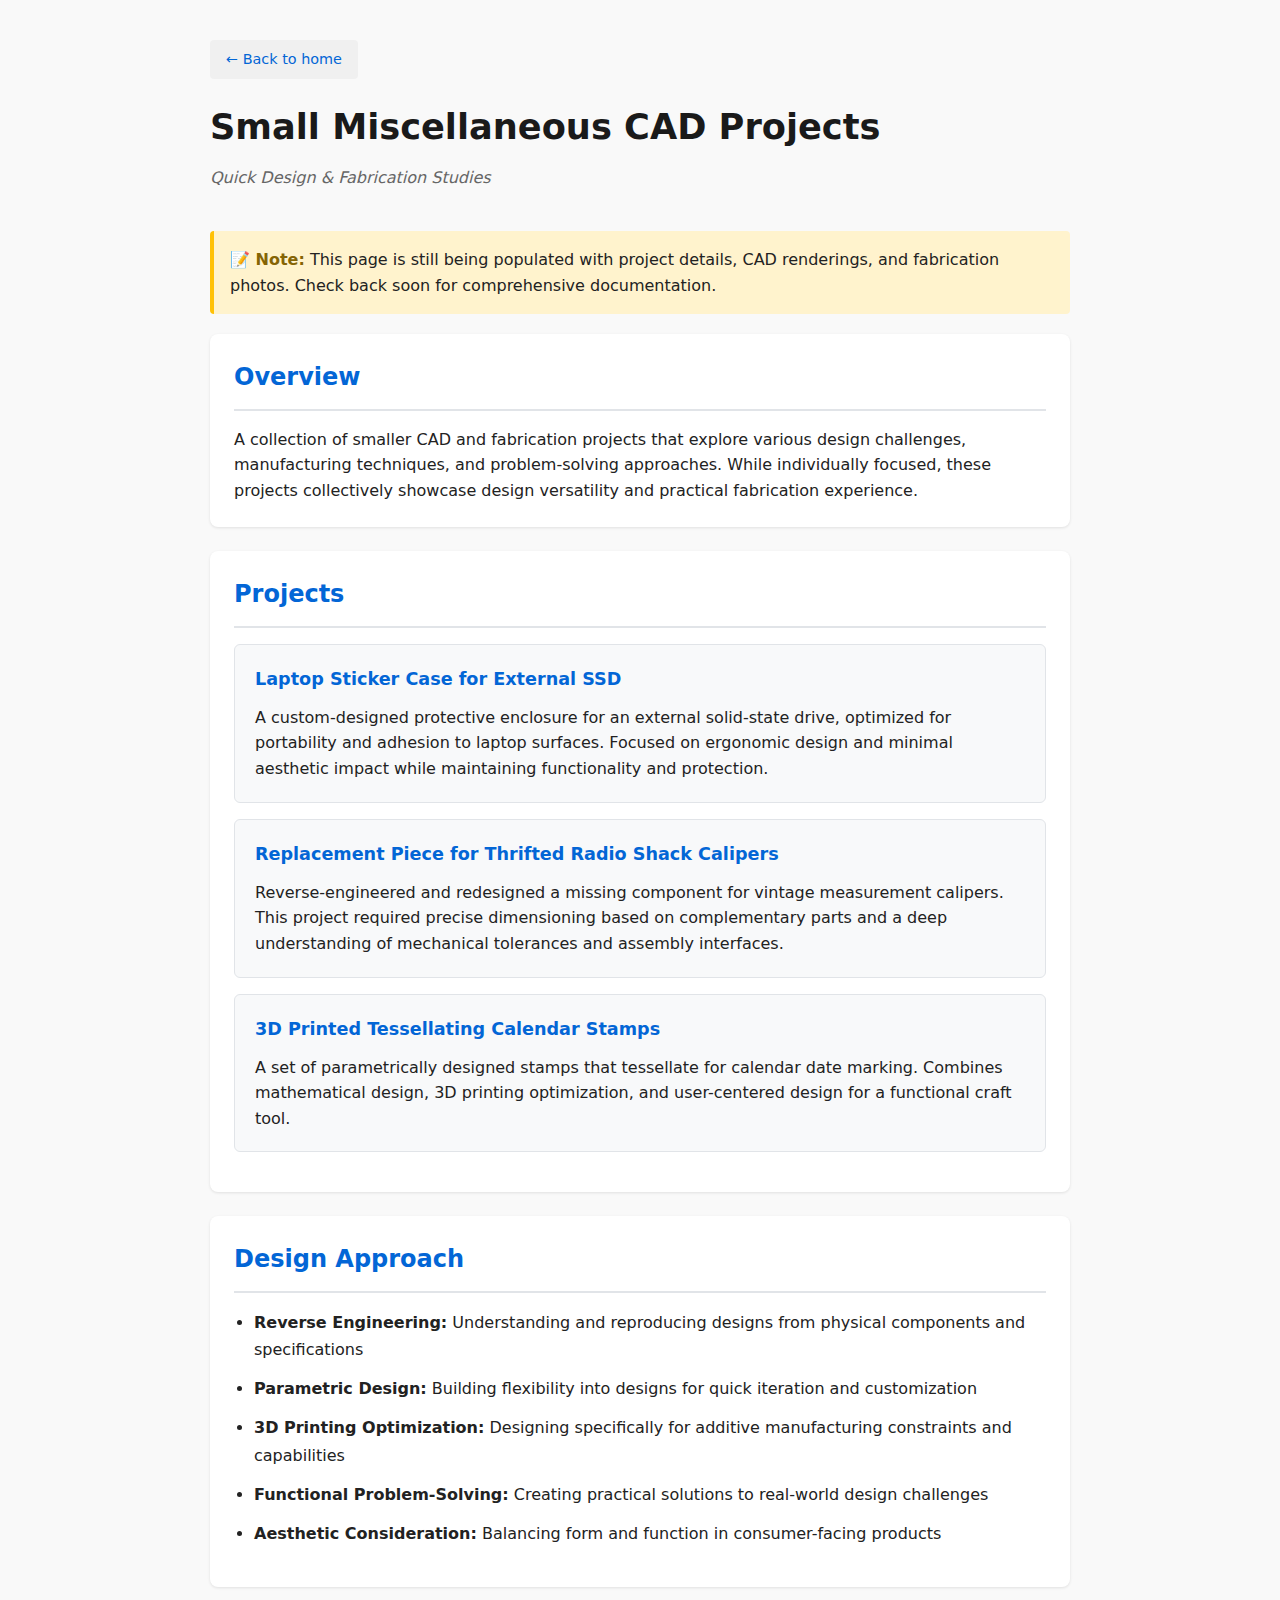
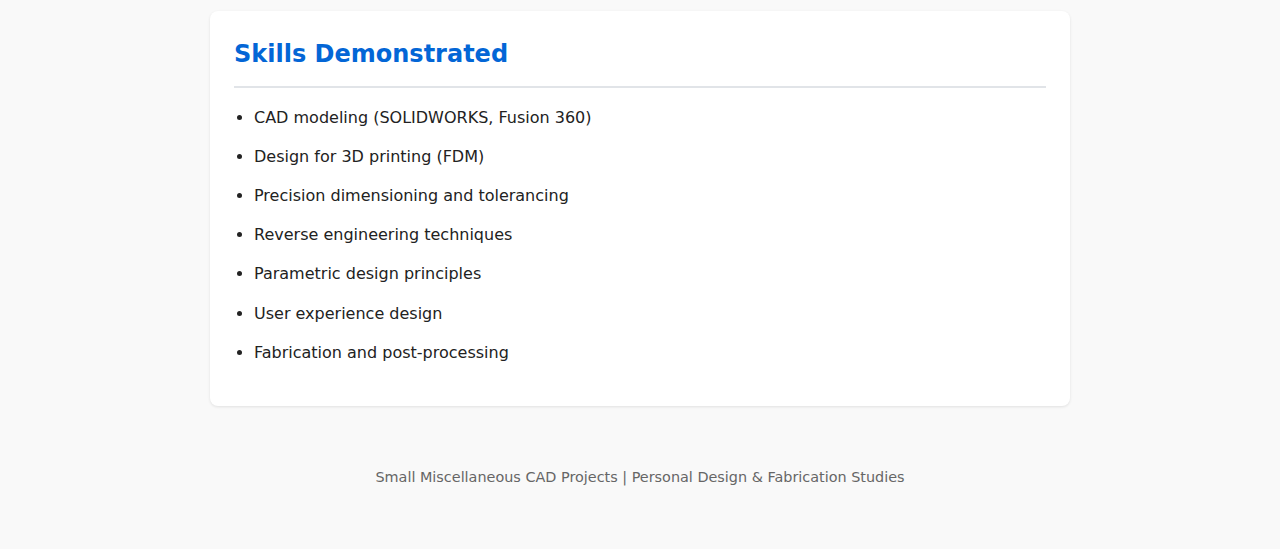
<file: Website/Small Misc CAD Projects/index.html>
<!doctype html>
<html lang="en">
  <head>
    <meta charset="utf-8" />
    <meta name="viewport" content="width=device-width,initial-scale=1" />
    <title>Small Miscellaneous CAD Projects - Julian B. Stoller</title>
    <style>
      * { margin: 0; padding: 0; box-sizing: border-box; }
      
      body {
        font-family: system-ui, -apple-system, Segoe UI, Roboto, Helvetica, Arial, sans-serif;
        line-height: 1.6;
        color: #222;
        background: #f9f9f9;
      }
      
      .container {
        max-width: 900px;
        margin: 0 auto;
        padding: 40px 20px;
      }
      
      header {
        margin-bottom: 40px;
      }
      
      h1 {
        font-size: 2.2rem;
        margin-bottom: 10px;
        color: #1a1a1a;
      }
      
      .subtitle {
        font-size: 1rem;
        color: #666;
        font-style: italic;
      }
      
      section {
        background: white;
        padding: 24px;
        margin-bottom: 24px;
        border-radius: 8px;
        box-shadow: 0 1px 3px rgba(0,0,0,0.1);
      }
      
      section h2 {
        font-size: 1.5rem;
        margin-bottom: 16px;
        color: #0366d6;
        border-bottom: 2px solid #e1e4e8;
        padding-bottom: 12px;
      }
      
      section h3 {
        font-size: 1.1rem;
        margin-top: 20px;
        margin-bottom: 12px;
        color: #333;
      }
      
      section h3:first-child {
        margin-top: 0;
      }
      
      section ul {
        margin-left: 20px;
        margin-bottom: 16px;
      }
      
      section li {
        margin-bottom: 12px;
        line-height: 1.7;
      }
      
      section a {
        color: #0366d6;
        text-decoration: none;
      }
      
      section a:hover {
        text-decoration: underline;
      }
      
      .back-link {
        display: inline-block;
        margin-bottom: 20px;
        padding: 8px 16px;
        background: #f0f0f0;
        border-radius: 4px;
        text-decoration: none;
        color: #0366d6;
        font-size: 0.9rem;
      }
      
      .back-link:hover {
        background: #e0e0e0;
      }
      
      .note {
        background: #fff3cd;
        border-left: 4px solid #ffc107;
        padding: 16px;
        border-radius: 4px;
        margin: 20px 0;
      }
      
      .note strong {
        color: #856404;
      }
      
      .project-card {
        background: #f8f9fa;
        border: 1px solid #e1e4e8;
        padding: 20px;
        border-radius: 6px;
        margin-bottom: 16px;
      }
      
      .project-card h3 {
        margin-top: 0;
        color: #0366d6;
      }
      
      footer {
        text-align: center;
        padding: 20px;
        color: #666;
        font-size: 0.9rem;
        margin-top: 40px;
      }
      
      @media (max-width: 600px) {
        h1 {
          font-size: 1.6rem;
        }
        
        section {
          padding: 16px;
        }
      }
    </style>
  </head>
  <body>
    <div class="container">
      <a href="/" class="back-link">← Back to home</a>
      
      <header>
        <h1>Small Miscellaneous CAD Projects</h1>
        <p class="subtitle">Quick Design & Fabrication Studies</p>
      </header>

      <div class="note">
        <strong>📝 Note:</strong> This page is still being populated with project details, CAD renderings, and fabrication photos. Check back soon for comprehensive documentation.
      </div>

      <section>
        <h2>Overview</h2>
        <p>A collection of smaller CAD and fabrication projects that explore various design challenges, manufacturing techniques, and problem-solving approaches. While individually focused, these projects collectively showcase design versatility and practical fabrication experience.</p>
      </section>

      <section>
        <h2>Projects</h2>
        
        <div class="project-card">
          <h3>Laptop Sticker Case for External SSD</h3>
          <p>A custom-designed protective enclosure for an external solid-state drive, optimized for portability and adhesion to laptop surfaces. Focused on ergonomic design and minimal aesthetic impact while maintaining functionality and protection.</p>
        </div>

        <div class="project-card">
          <h3>Replacement Piece for Thrifted Radio Shack Calipers</h3>
          <p>Reverse-engineered and redesigned a missing component for vintage measurement calipers. This project required precise dimensioning based on complementary parts and a deep understanding of mechanical tolerances and assembly interfaces.</p>
        </div>

        <div class="project-card">
          <h3>3D Printed Tessellating Calendar Stamps</h3>
          <p>A set of parametrically designed stamps that tessellate for calendar date marking. Combines mathematical design, 3D printing optimization, and user-centered design for a functional craft tool.</p>
        </div>
      </section>

      <section>
        <h2>Design Approach</h2>
        <ul>
          <li><strong>Reverse Engineering:</strong> Understanding and reproducing designs from physical components and specifications</li>
          <li><strong>Parametric Design:</strong> Building flexibility into designs for quick iteration and customization</li>
          <li><strong>3D Printing Optimization:</strong> Designing specifically for additive manufacturing constraints and capabilities</li>
          <li><strong>Functional Problem-Solving:</strong> Creating practical solutions to real-world design challenges</li>
          <li><strong>Aesthetic Consideration:</strong> Balancing form and function in consumer-facing products</li>
        </ul>
      </section>

      <section>
        <h2>Skills Demonstrated</h2>
        <ul>
          <li>CAD modeling (SOLIDWORKS, Fusion 360)</li>
          <li>Design for 3D printing (FDM)</li>
          <li>Precision dimensioning and tolerancing</li>
          <li>Reverse engineering techniques</li>
          <li>Parametric design principles</li>
          <li>User experience design</li>
          <li>Fabrication and post-processing</li>
        </ul>
      </section>

      <footer>
        <p>Small Miscellaneous CAD Projects | Personal Design & Fabrication Studies</p>
      </footer>
    </div>
  </body>
</html>
</file>
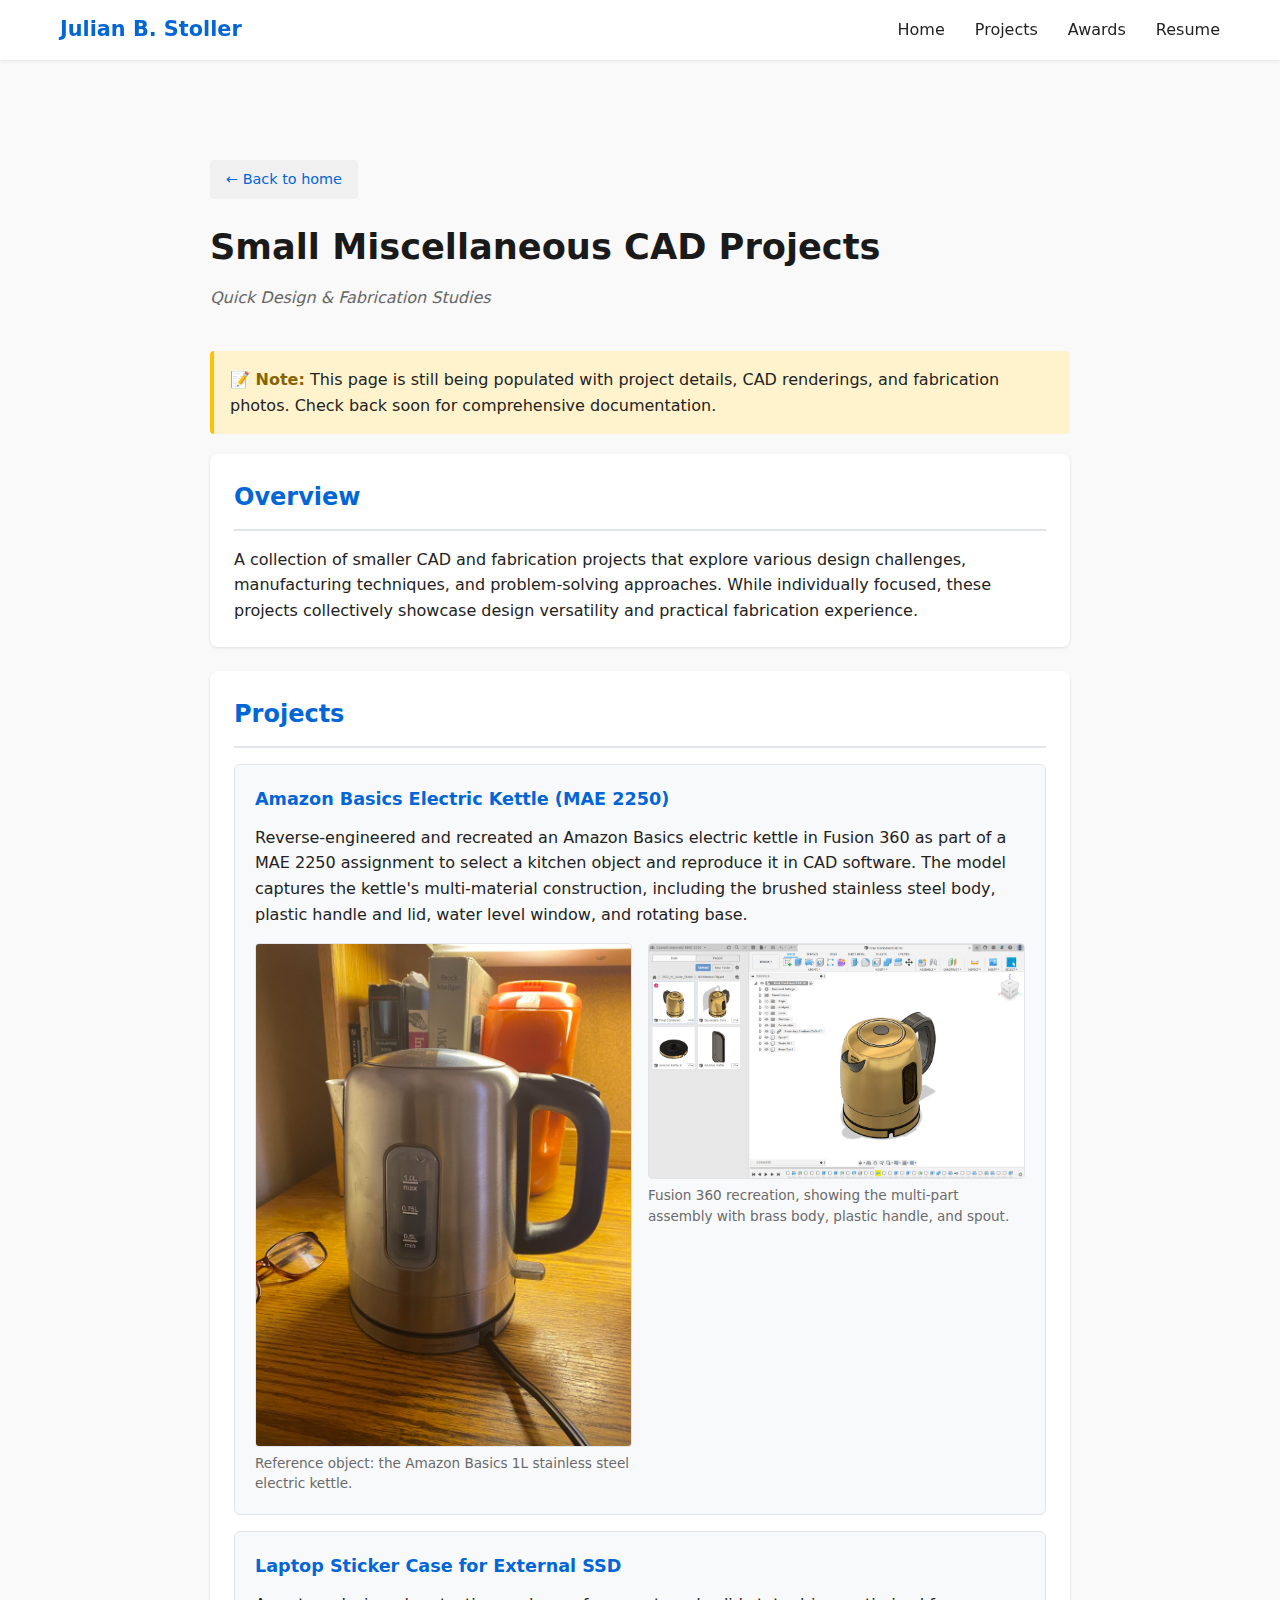
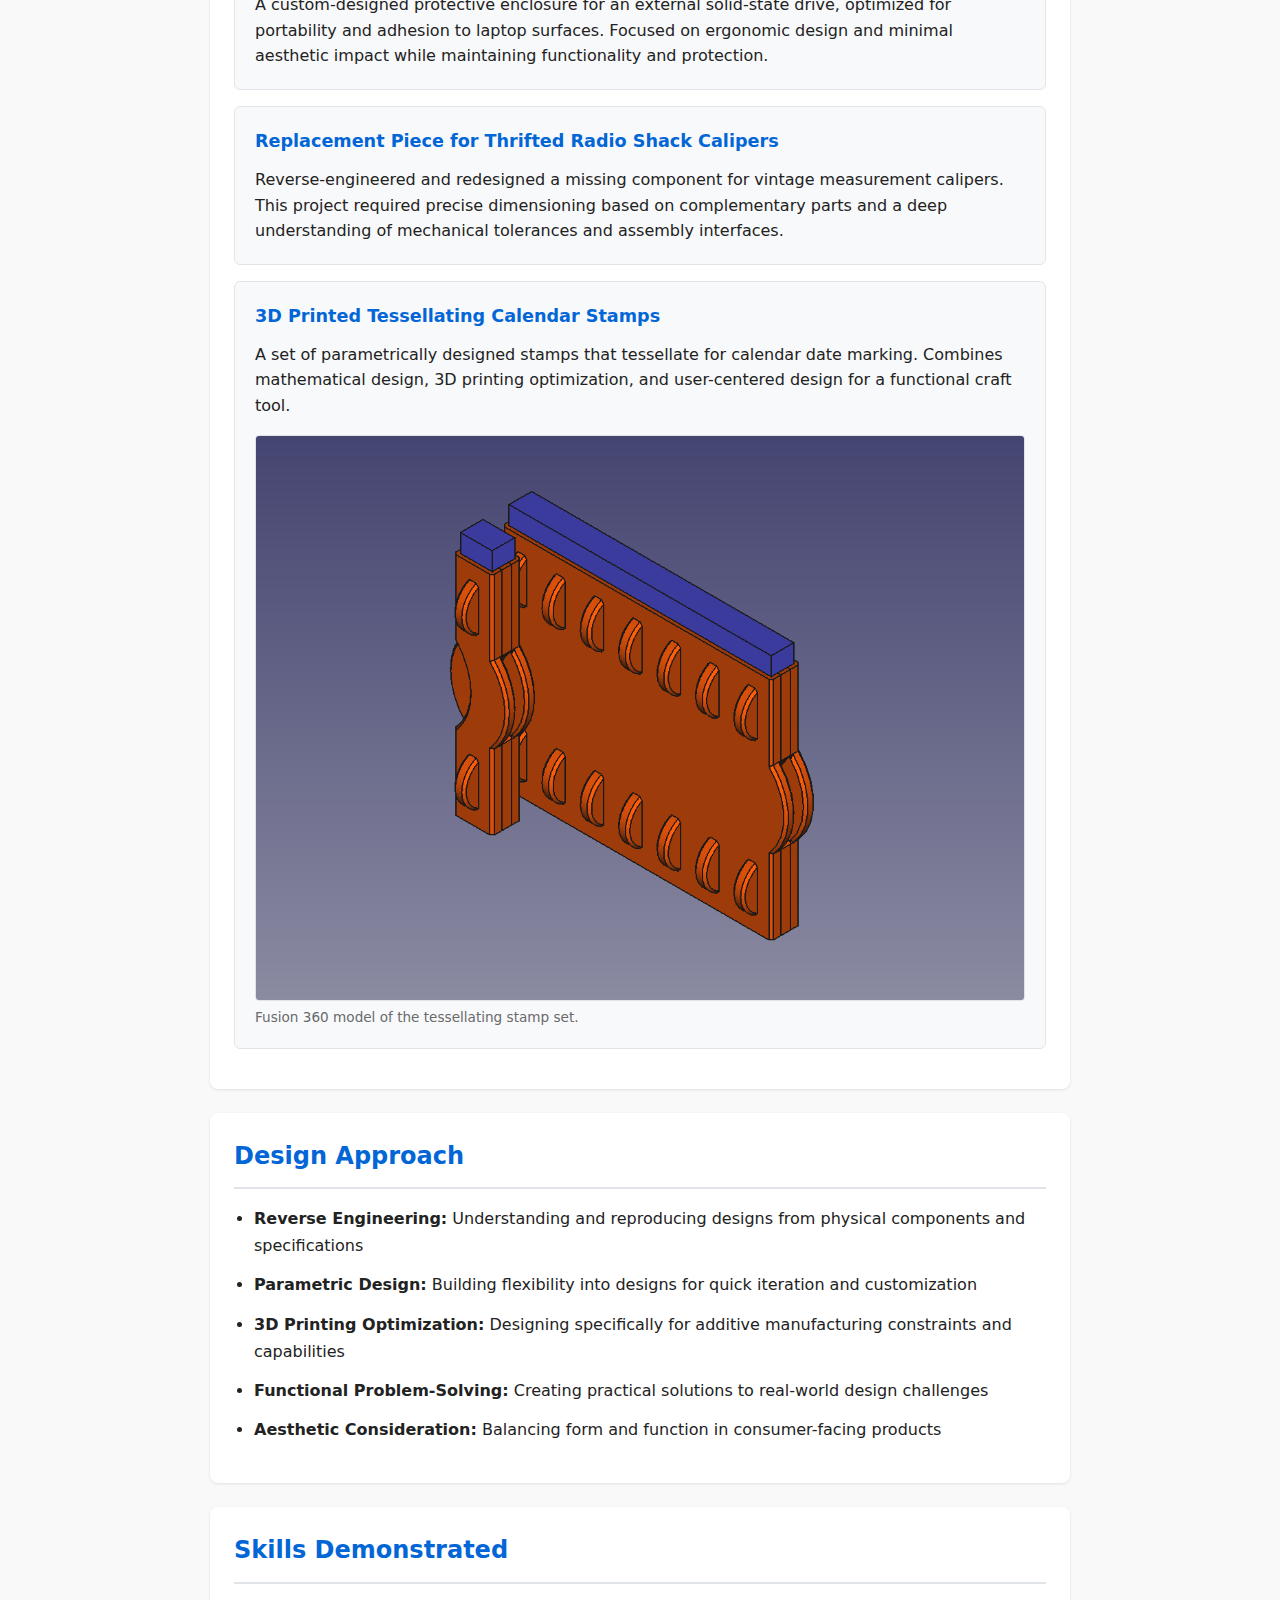
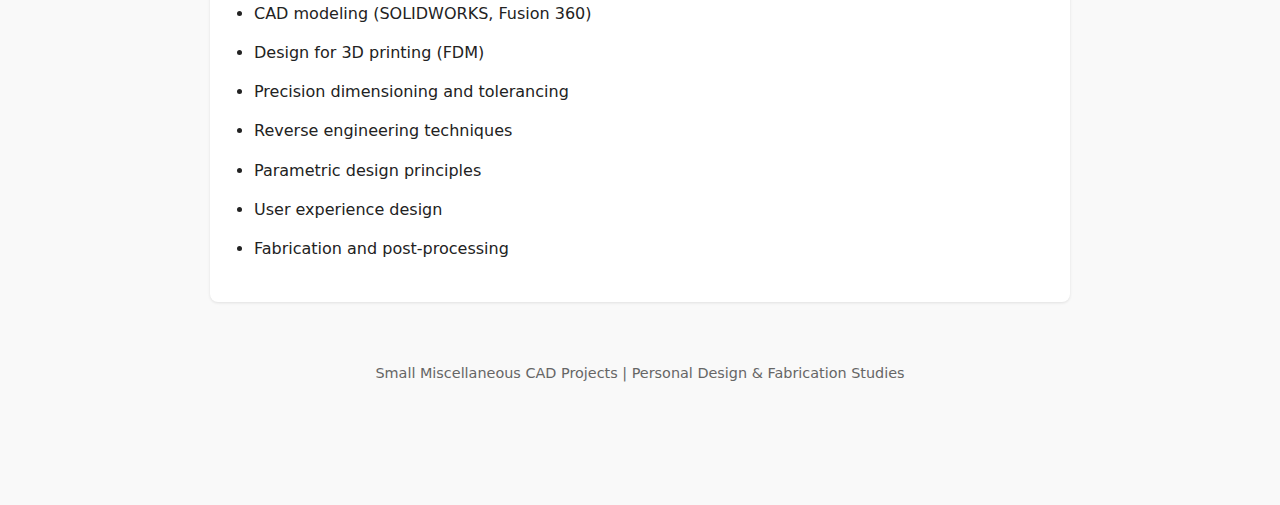
<file: Website/small-misc-cad/index.html>
<!doctype html>
<html lang="en">
  <head>
    <meta charset="utf-8" />
    <meta name="viewport" content="width=device-width,initial-scale=1" />
    <title>Small Miscellaneous CAD Projects - Julian B. Stoller</title>
    <link rel="stylesheet" href="/assets/css/style.css">
    <style>
      * { margin: 0; padding: 0; box-sizing: border-box; }
      
      body {
        font-family: system-ui, -apple-system, Segoe UI, Roboto, Helvetica, Arial, sans-serif;
        line-height: 1.6;
        color: #222;
        background: #f9f9f9;
      }
      
      .container {
        max-width: 900px;
        margin: 0 auto;
        padding: 40px 20px;
      }
      
      header {
        margin-bottom: 40px;
      }
      
      h1 {
        font-size: 2.2rem;
        margin-bottom: 10px;
        color: #1a1a1a;
      }
      
      .subtitle {
        font-size: 1rem;
        color: #666;
        font-style: italic;
      }
      
      section {
        background: white;
        padding: 24px;
        margin-bottom: 24px;
        border-radius: 8px;
        box-shadow: 0 1px 3px rgba(0,0,0,0.1);
      }
      
      section h2 {
        font-size: 1.5rem;
        margin-bottom: 16px;
        color: #0366d6;
        border-bottom: 2px solid #e1e4e8;
        padding-bottom: 12px;
      }
      
      section h3 {
        font-size: 1.1rem;
        margin-top: 20px;
        margin-bottom: 12px;
        color: #333;
      }
      
      section h3:first-child {
        margin-top: 0;
      }
      
      section ul {
        margin-left: 20px;
        margin-bottom: 16px;
      }
      
      section li {
        margin-bottom: 12px;
        line-height: 1.7;
      }
      
      section a {
        color: #0366d6;
        text-decoration: none;
      }
      
      section a:hover {
        text-decoration: underline;
      }
      
      .back-link {
        display: inline-block;
        margin-bottom: 20px;
        padding: 8px 16px;
        background: #f0f0f0;
        border-radius: 4px;
        text-decoration: none;
        color: #0366d6;
        font-size: 0.9rem;
      }
      
      .back-link:hover {
        background: #e0e0e0;
      }
      
      .note {
        background: #fff3cd;
        border-left: 4px solid #ffc107;
        padding: 16px;
        border-radius: 4px;
        margin: 20px 0;
      }
      
      .note strong {
        color: #856404;
      }
      
      .project-card {
        background: #f8f9fa;
        border: 1px solid #e1e4e8;
        padding: 20px;
        border-radius: 6px;
        margin-bottom: 16px;
      }
      
      .project-card h3 {
        margin-top: 0;
        color: #0366d6;
      }

      .project-card figure {
        margin: 16px 0 0;
      }

      .project-card figure img {
        max-width: 100%;
        height: auto;
        border: 1px solid #e1e4e8;
        border-radius: 4px;
        display: block;
      }

      .project-card figcaption {
        margin-top: 6px;
        font-size: 0.85rem;
        color: #6a6a6a;
        line-height: 1.5;
      }

      .image-pair {
        display: grid;
        grid-template-columns: 1fr 1fr;
        gap: 16px;
        margin: 16px 0 0;
      }

      .image-pair figure {
        margin: 0;
      }

      .image-pair figure img {
        max-width: 100%;
        height: auto;
        border: 1px solid #e1e4e8;
        border-radius: 4px;
        display: block;
      }

      .image-pair figcaption {
        margin-top: 6px;
        font-size: 0.85rem;
        color: #6a6a6a;
        line-height: 1.5;
      }

      @media (max-width: 600px) {
        .image-pair {
          grid-template-columns: 1fr;
        }
      }

      footer {
        text-align: center;
        padding: 20px;
        color: #666;
        font-size: 0.9rem;
        margin-top: 40px;
      }
      
      @media (max-width: 600px) {
        h1 {
          font-size: 1.6rem;
        }
        
        section {
          padding: 16px;
        }
      }
    </style>
  </head>
  <body>
    <nav class="navbar">
      <div class="nav-container">
        <a href="/" class="nav-logo">Julian B. Stoller</a>
        <ul class="nav-menu">
          <li><a href="/" class="nav-link">Home</a></li>
          <li><a href="/projects/" class="nav-link">Projects</a></li>
          <li><a href="/awards/" class="nav-link">Awards</a></li>
          <li><a href="/resume/" class="nav-link">Resume</a></li>
        </ul>
      </div>
    </nav>

    <main class="page-content">
      <div class="container">
        <a href="/" class="back-link">← Back to home</a>
      
      <header>
        <h1>Small Miscellaneous CAD Projects</h1>
        <p class="subtitle">Quick Design & Fabrication Studies</p>
      </header>

      <div class="note">
        <strong>📝 Note:</strong> This page is still being populated with project details, CAD renderings, and fabrication photos. Check back soon for comprehensive documentation.
      </div>

      <section>
        <h2>Overview</h2>
        <p>A collection of smaller CAD and fabrication projects that explore various design challenges, manufacturing techniques, and problem-solving approaches. While individually focused, these projects collectively showcase design versatility and practical fabrication experience.</p>
      </section>

      <section>
        <h2>Projects</h2>
        
        <div class="project-card">
          <h3>Amazon Basics Electric Kettle (MAE 2250)</h3>
          <p>Reverse-engineered and recreated an Amazon Basics electric kettle in Fusion 360 as part of a MAE 2250 assignment to select a kitchen object and reproduce it in CAD software. The model captures the kettle's multi-material construction, including the brushed stainless steel body, plastic handle and lid, water level window, and rotating base.</p>
          <div class="image-pair">
            <figure>
              <img src="/Website/small-misc-cad/images/Screenshot 2026-04-05 153227.png" alt="Real Amazon Basics electric kettle on a desk">
              <figcaption>Reference object: the Amazon Basics 1L stainless steel electric kettle.</figcaption>
            </figure>
            <figure>
              <img src="/Website/small-misc-cad/images/BIPITYBOPBOOPITYSCOOP.png" alt="Fusion 360 CAD model of the electric kettle">
              <figcaption>Fusion 360 recreation, showing the multi-part assembly with brass body, plastic handle, and spout.</figcaption>
            </figure>
          </div>
        </div>

        <div class="project-card">
          <h3>Laptop Sticker Case for External SSD</h3>
          <p>A custom-designed protective enclosure for an external solid-state drive, optimized for portability and adhesion to laptop surfaces. Focused on ergonomic design and minimal aesthetic impact while maintaining functionality and protection.</p>
        </div>

        <div class="project-card">
          <h3>Replacement Piece for Thrifted Radio Shack Calipers</h3>
          <p>Reverse-engineered and redesigned a missing component for vintage measurement calipers. This project required precise dimensioning based on complementary parts and a deep understanding of mechanical tolerances and assembly interfaces.</p>
        </div>

        <div class="project-card">
          <h3>3D Printed Tessellating Calendar Stamps</h3>
          <p>A set of parametrically designed stamps that tessellate for calendar date marking. Combines mathematical design, 3D printing optimization, and user-centered design for a functional craft tool.</p>
          <figure>
            <img src="/Website/small-misc-cad/images/Screenshot 2025-11-06 182226.png" alt="Fusion 360 CAD model of the tessellating calendar stamps">
            <figcaption>Fusion 360 model of the tessellating stamp set.</figcaption>
          </figure>
        </div>
      </section>

      <section>
        <h2>Design Approach</h2>
        <ul>
          <li><strong>Reverse Engineering:</strong> Understanding and reproducing designs from physical components and specifications</li>
          <li><strong>Parametric Design:</strong> Building flexibility into designs for quick iteration and customization</li>
          <li><strong>3D Printing Optimization:</strong> Designing specifically for additive manufacturing constraints and capabilities</li>
          <li><strong>Functional Problem-Solving:</strong> Creating practical solutions to real-world design challenges</li>
          <li><strong>Aesthetic Consideration:</strong> Balancing form and function in consumer-facing products</li>
        </ul>
      </section>

      <section>
        <h2>Skills Demonstrated</h2>
        <ul>
          <li>CAD modeling (SOLIDWORKS, Fusion 360)</li>
          <li>Design for 3D printing (FDM)</li>
          <li>Precision dimensioning and tolerancing</li>
          <li>Reverse engineering techniques</li>
          <li>Parametric design principles</li>
          <li>User experience design</li>
          <li>Fabrication and post-processing</li>
        </ul>
      </section>

      <footer>
        <p>Small Miscellaneous CAD Projects | Personal Design & Fabrication Studies</p>
      </footer>
      </div>
    </main>
  </body>
</html>
</file>
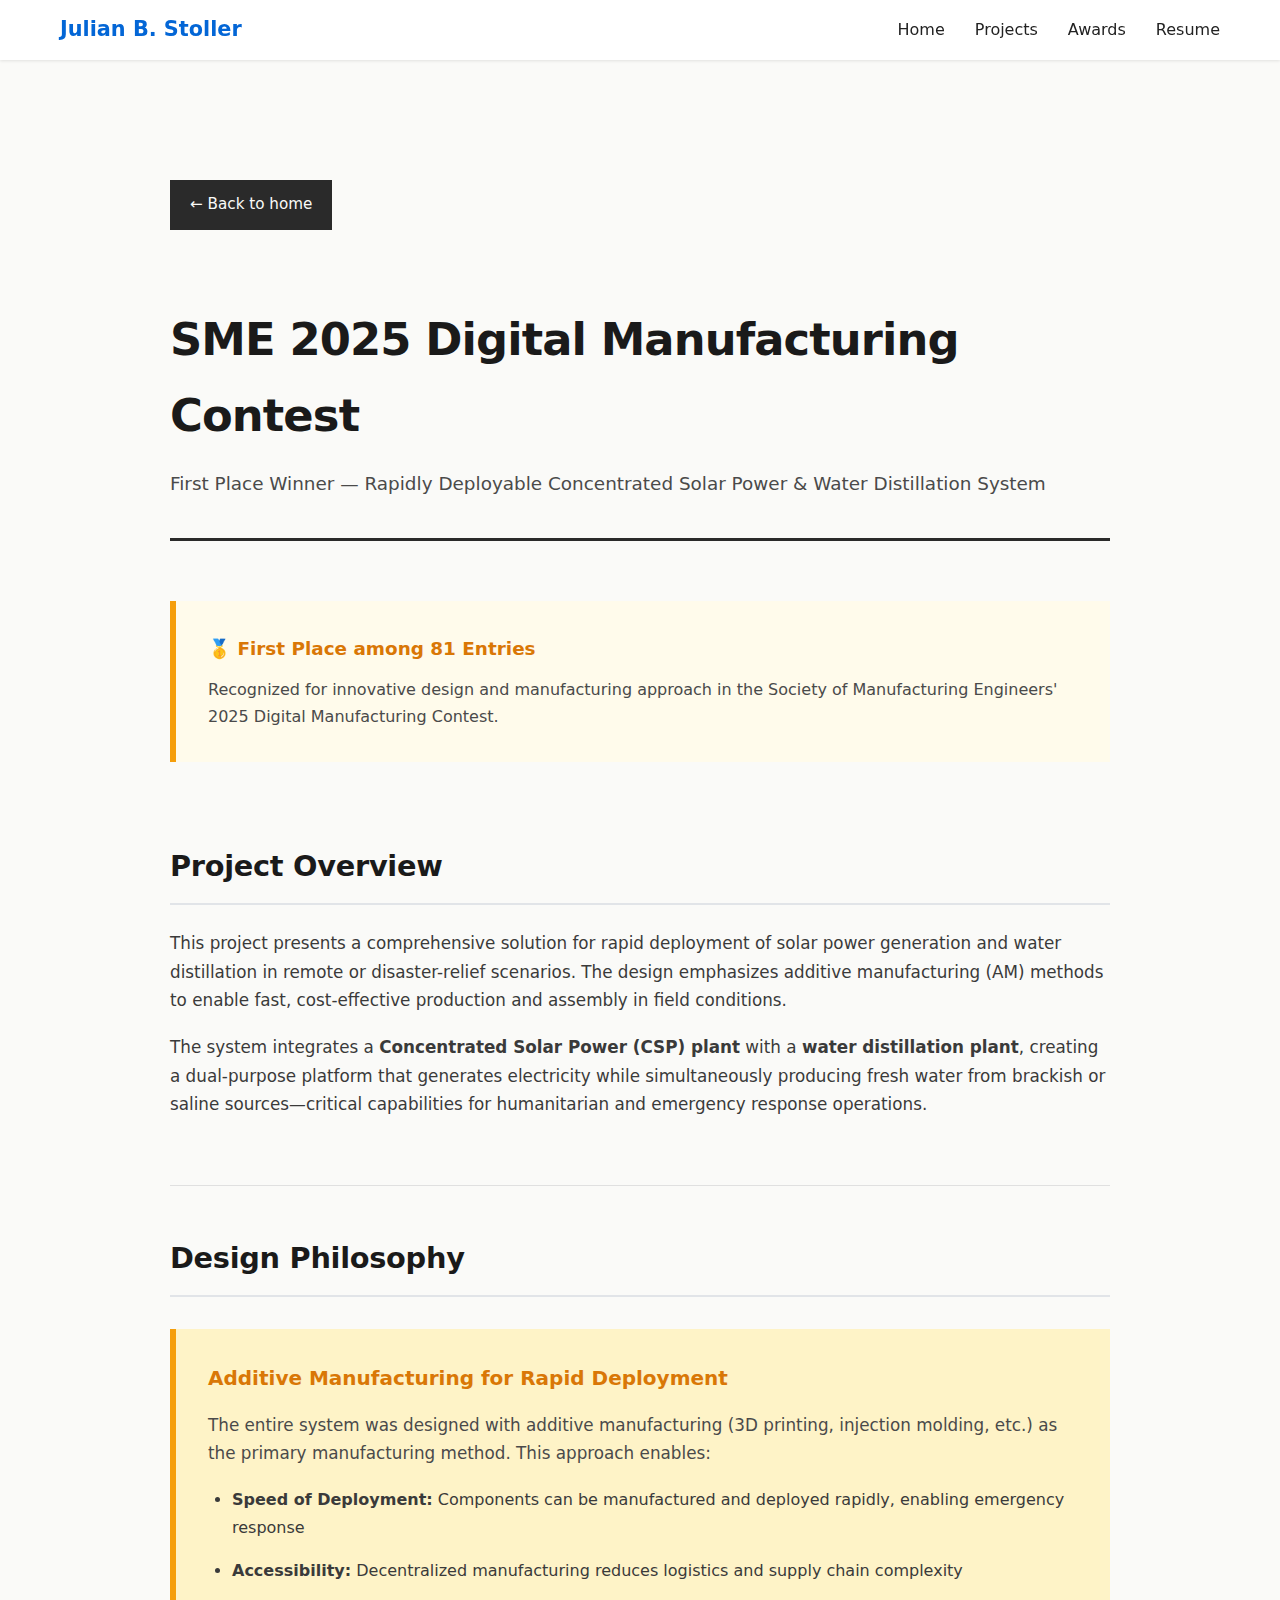
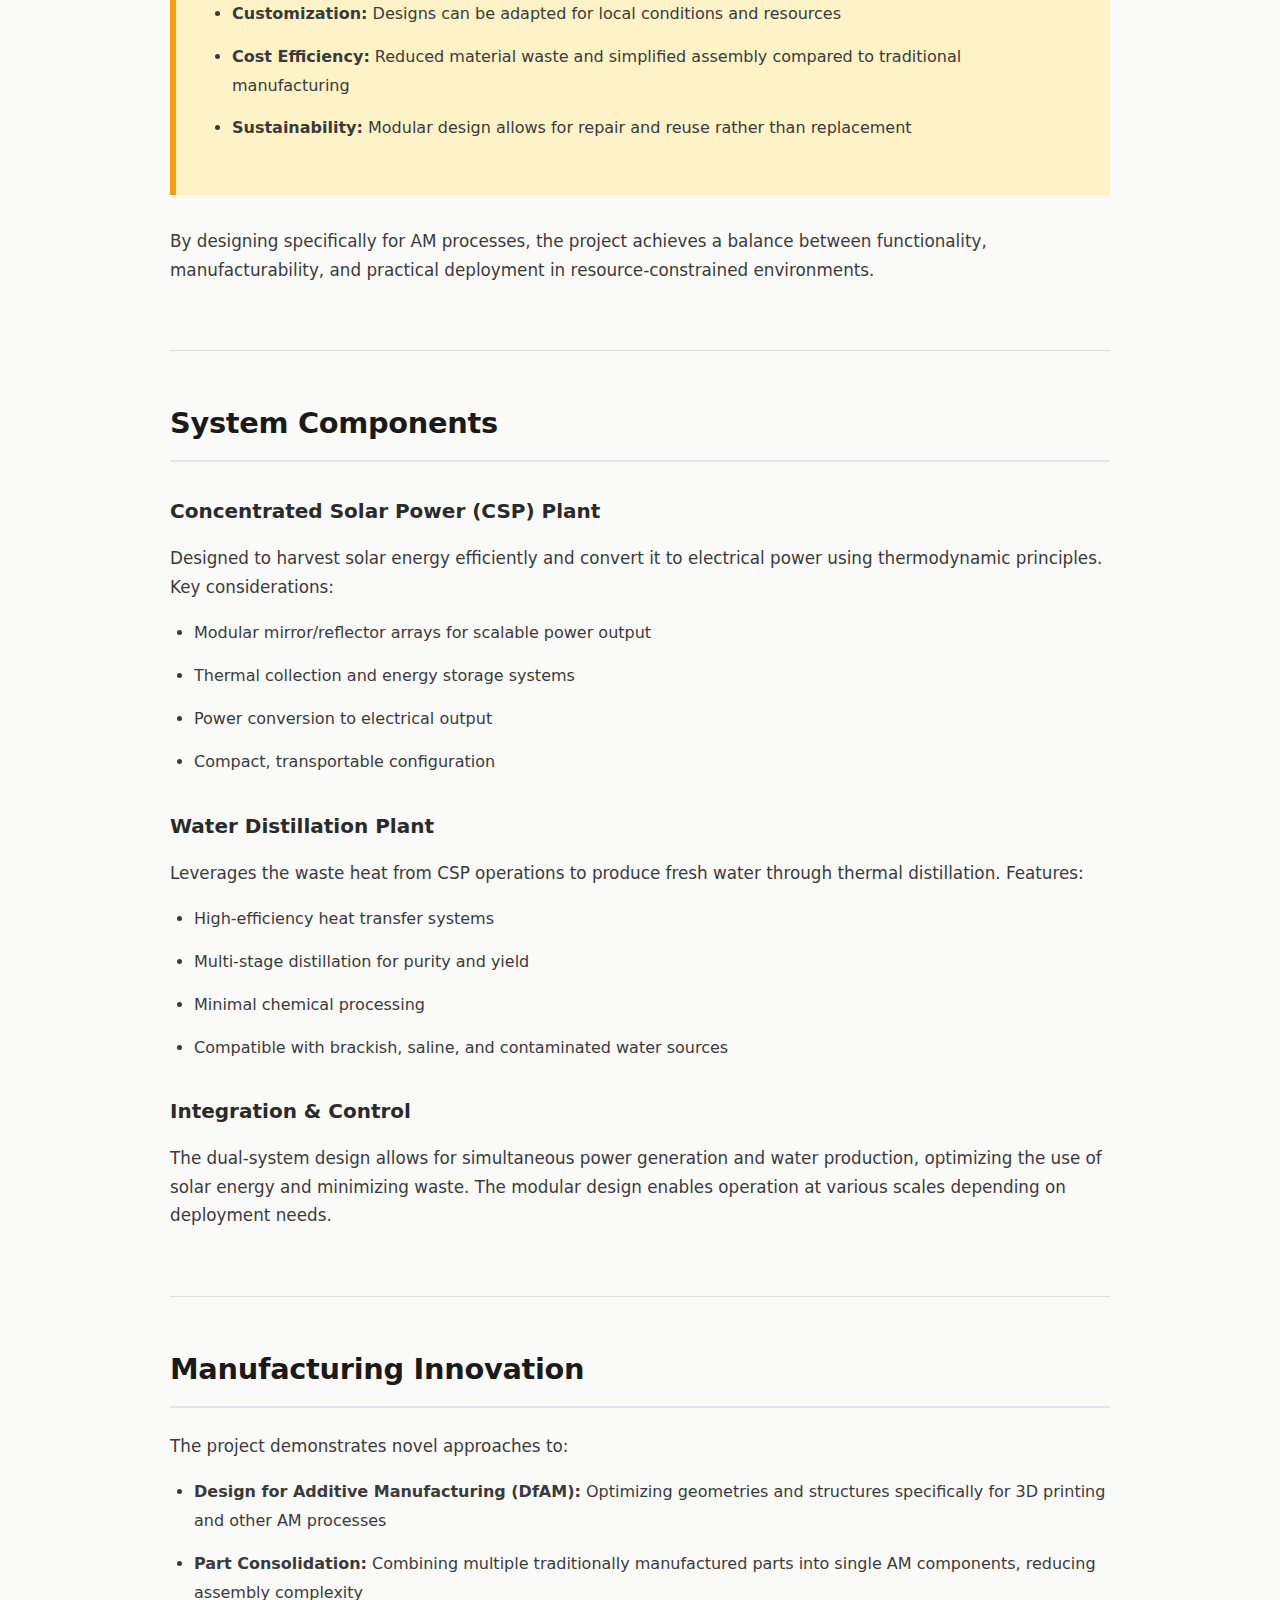
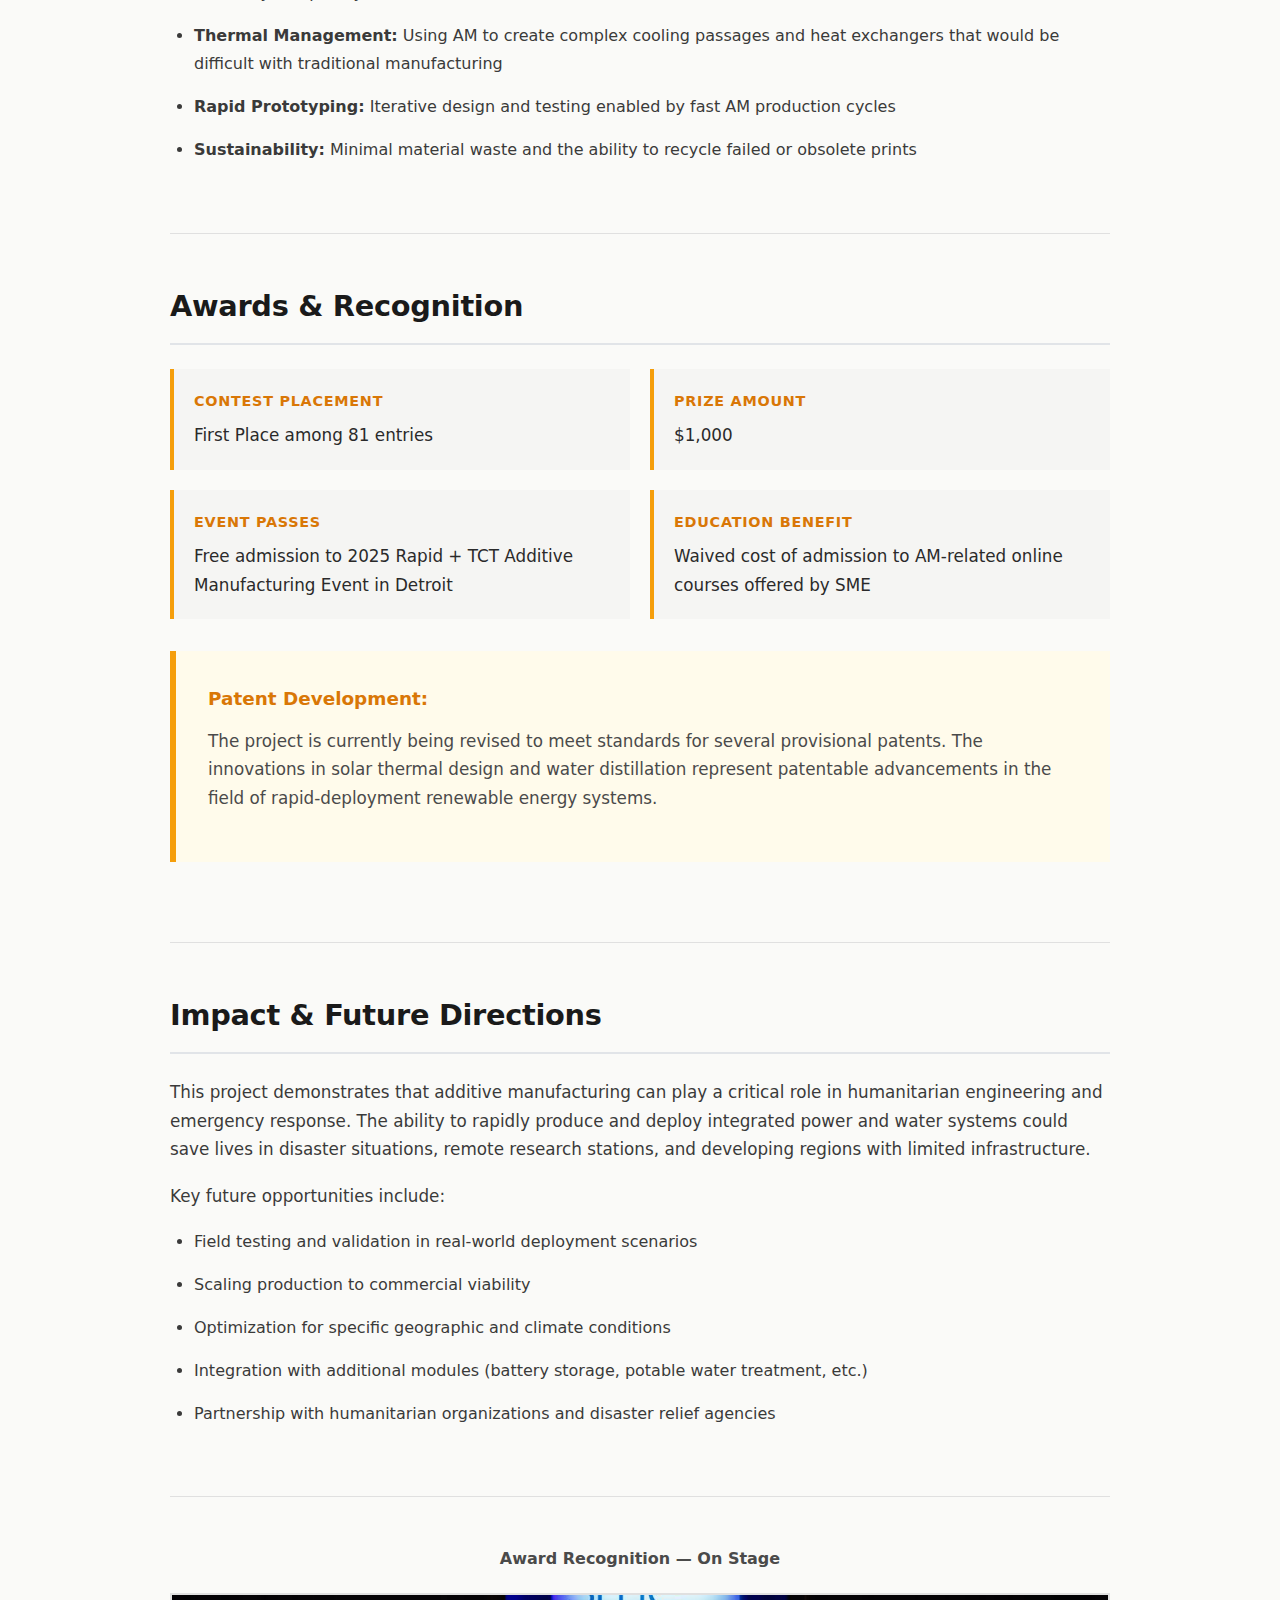
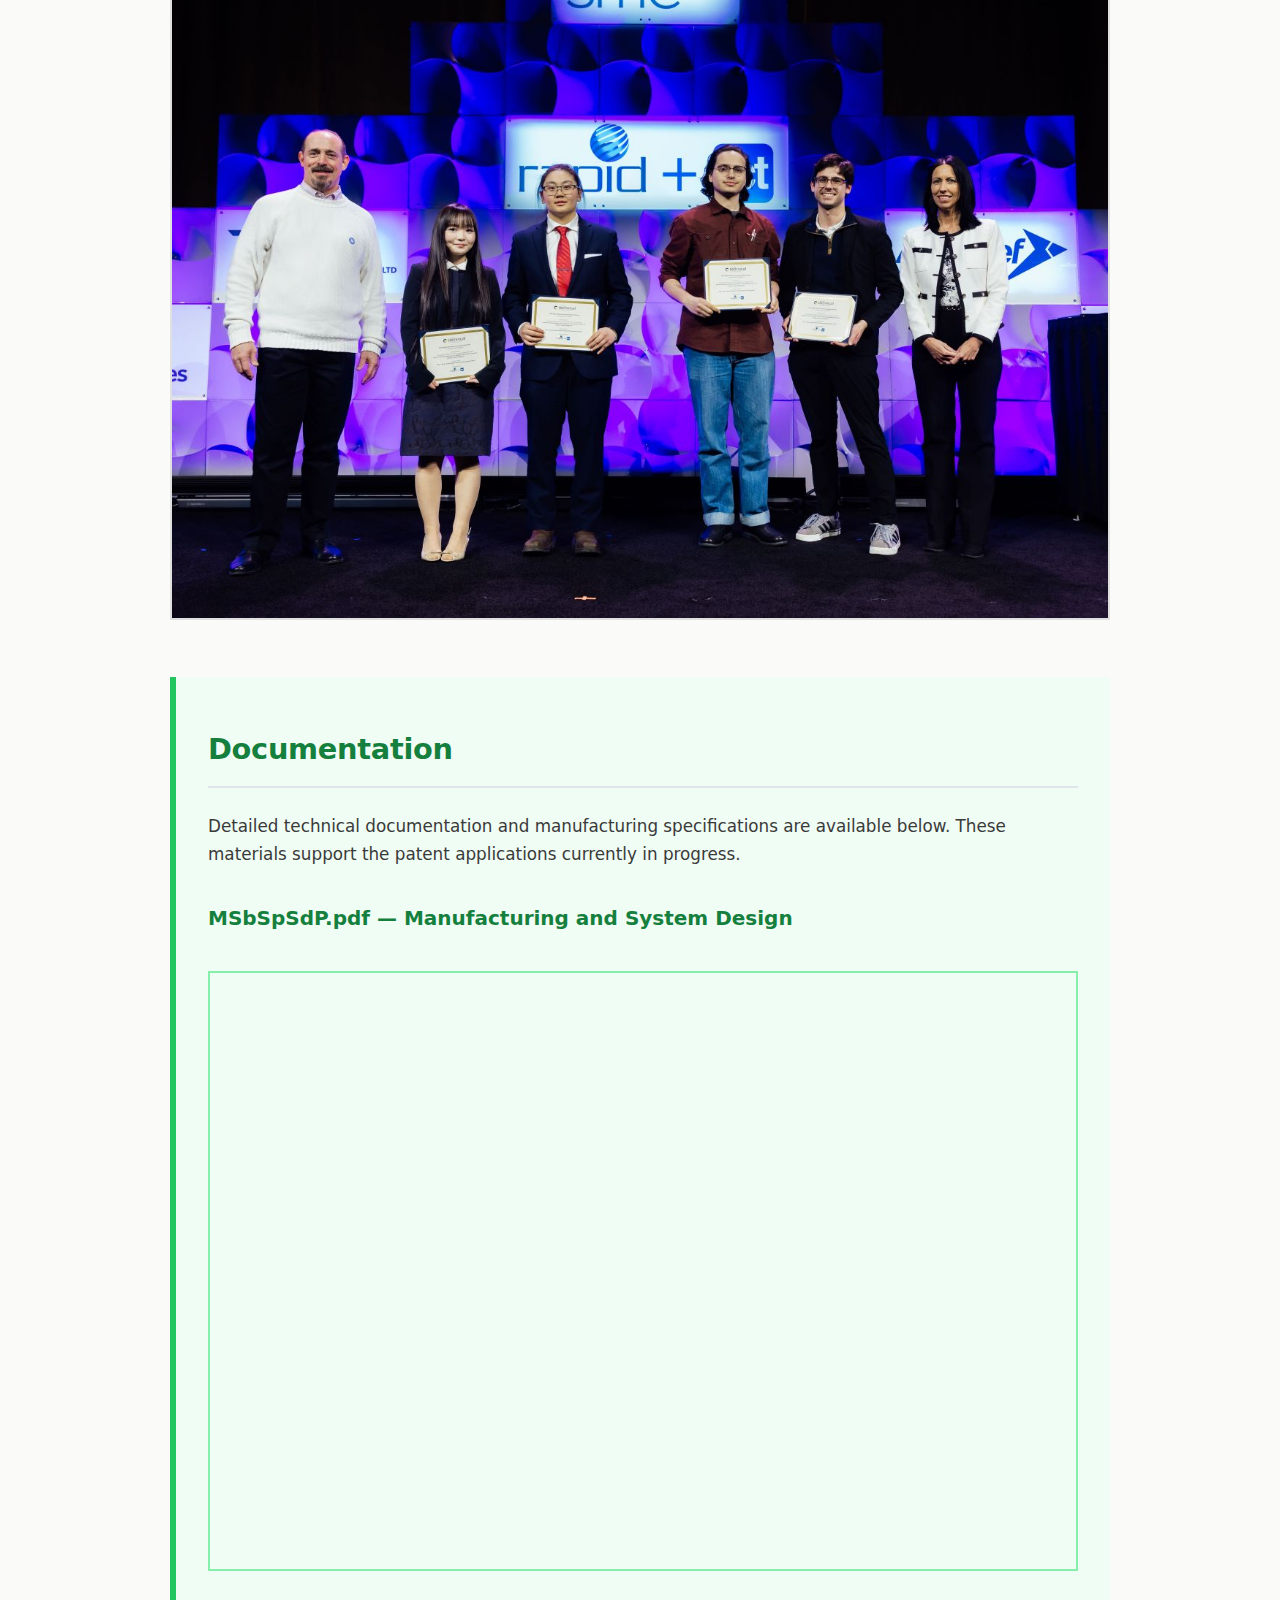
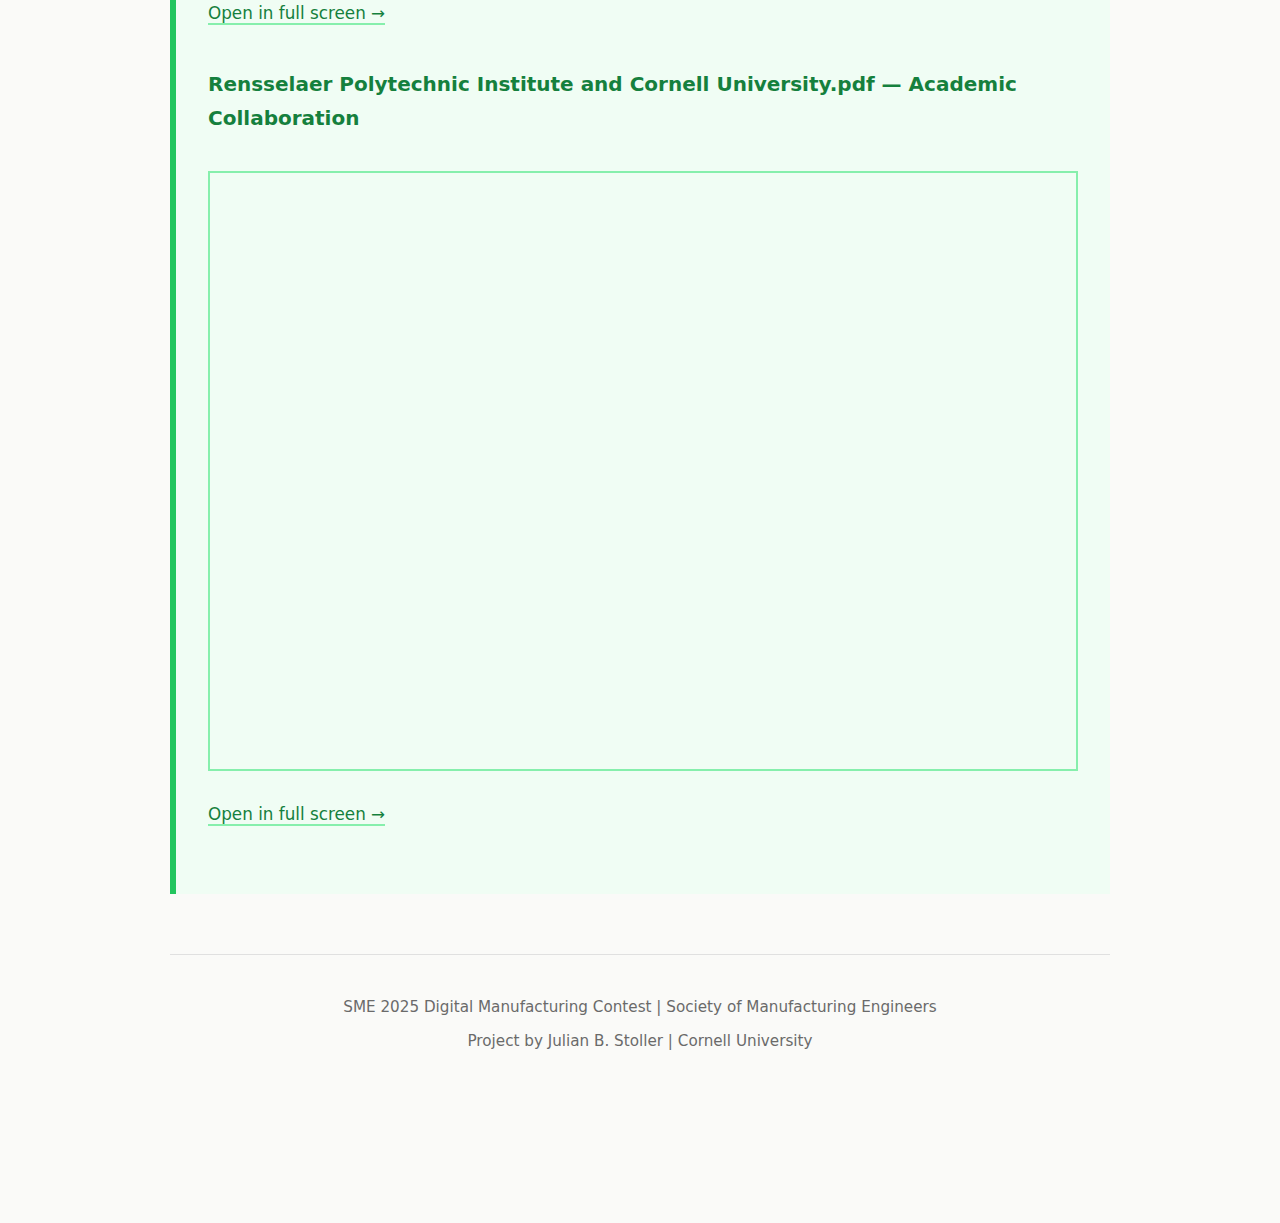
<file: Website/SME 2025/index.html>
<!doctype html>
<html lang="en">

<head>
  <meta charset="utf-8" />
  <meta name="viewport" content="width=device-width,initial-scale=1" />
  <title>SME 2025 Digital Manufacturing Contest - Julian B. Stoller</title>
  <link rel="stylesheet" href="/assets/css/style.css">
  <style>
    * {
      margin: 0;
      padding: 0;
      box-sizing: border-box;
    }

    body {
      font-family: 'Inter', system-ui, -apple-system, BlinkMacSystemFont, 'Segoe UI', sans-serif;
      line-height: 1.7;
      color: #1a1a1a;
      background: #fafaf8;
    }

    .container {
      max-width: 1000px;
      margin: 0 auto;
      padding: 60px 30px;
    }

    header {
      margin-bottom: 60px;
      padding: 40px 0;
      border-bottom: 3px solid #2a2a2a;
    }

    h1 {
      font-size: 2.8rem;
      margin-bottom: 16px;
      color: #1a1a1a;
      font-weight: 700;
      letter-spacing: -0.02em;
    }

    .subtitle {
      font-size: 1.15rem;
      color: #4a4a4a;
      font-weight: 400;
      line-height: 1.5;
    }

    section {
      padding: 48px 0;
      margin-bottom: 0;
      border-bottom: 1px solid #e0e0e0;
    }

    section:last-of-type {
      border-bottom: none;
    }

    section h2 {
      font-size: 1.8rem;
      margin-bottom: 24px;
      color: #1a1a1a;
      font-weight: 700;
      letter-spacing: -0.01em;
    }

    section h3 {
      font-size: 1.25rem;
      margin-top: 32px;
      margin-bottom: 16px;
      color: #2a2a2a;
      font-weight: 600;
    }

    section h3:first-child {
      margin-top: 0;
    }

    section ul {
      margin-left: 24px;
      margin-bottom: 20px;
    }

    section li {
      margin-bottom: 14px;
      line-height: 1.8;
      color: #3a3a3a;
    }

    section p {
      margin-bottom: 18px;
      color: #3a3a3a;
      font-size: 1.05rem;
    }

    section a {
      color: #d97706;
      text-decoration: none;
      border-bottom: 2px solid #fbbf24;
      transition: border-color 0.2s;
    }

    section a:hover {
      border-bottom-color: #d97706;
    }

    .nav-link.nav-button {
      background: #f59e0b;
      color: #1a1a1a;
      padding: 8px 14px;
      border-radius: 999px;
      font-weight: 600;
      border: 2px solid transparent;
      transition: background 0.2s, border-color 0.2s;
    }

    .nav-link.nav-button:hover {
      background: #fbbf24;
      color: #1a1a1a;
      border-color: #d97706;
    }

    .back-link {
      display: inline-block;
      margin-bottom: 32px;
      padding: 12px 20px;
      background: #2a2a2a;
      color: #fafaf8;
      text-decoration: none;
      font-size: 0.95rem;
      font-weight: 500;
      transition: background 0.2s;
    }

    .back-link:hover {
      background: #1a1a1a;
    }

    .award-highlight {
      background: #fffbeb;
      border-left: 6px solid #f59e0b;
      padding: 32px;
      margin: 32px 0;
    }

    .award-highlight strong {
      color: #d97706;
      font-size: 1.15rem;
      display: block;
      margin-bottom: 12px;
    }

    .award-highlight p {
      color: #4a4a4a;
    }

    .gallery {
      display: grid;
      grid-template-columns: 1fr;
      gap: 48px;
      margin-top: 48px;
    }

    .gallery-item {
      text-align: center;
    }

    .gallery-item p {
      color: #4a4a4a;
      margin-bottom: 20px;
      font-size: 1rem;
      font-weight: 500;
    }

    .gallery-item img {
      max-width: 100%;
      height: auto;
      border: 2px solid #e0e0e0;
      transition: border-color 0.2s;
    }

    .gallery-item img:hover {
      border-color: #f59e0b;
    }

    .design-box {
      background: #fef3c7;
      border-left: 6px solid #f59e0b;
      padding: 32px;
      margin: 32px 0;
    }

    .design-box h3 {
      margin-top: 0;
      color: #d97706;
    }

    .design-box p {
      color: #4a4a4a;
    }

    .design-box ul {
      color: #4a4a4a;
    }

    footer {
      text-align: center;
      padding: 40px 20px;
      color: #6a6a6a;
      font-size: 0.95rem;
      margin-top: 60px;
      border-top: 1px solid #e0e0e0;
    }

    footer p {
      margin-bottom: 8px;
      color: #6a6a6a;
    }

    .specs-grid {
      display: grid;
      grid-template-columns: 1fr 1fr;
      gap: 20px;
      margin: 24px 0;
    }

    .spec-item {
      background: #f5f5f3;
      padding: 20px;
      border-left: 4px solid #f59e0b;
    }

    .spec-item strong {
      color: #d97706;
      display: block;
      margin-bottom: 8px;
      font-size: 0.9rem;
      text-transform: uppercase;
      letter-spacing: 0.05em;
      font-weight: 600;
    }

    .spec-item span {
      color: #2a2a2a;
      font-size: 1.05rem;
    }

    .documentation-section {
      background: #f0fdf4;
      border-left: 6px solid #22c55e;
      padding: 48px 32px;
      margin-top: 48px;
    }

    .documentation-section h2 {
      color: #15803d;
    }

    .documentation-section h3 {
      color: #15803d;
    }

    .documentation-section a {
      color: #15803d;
      border-bottom-color: #86efac;
    }

    .documentation-section a:hover {
      border-bottom-color: #15803d;
    }

    @media (max-width: 768px) {
      .container {
        padding: 40px 20px;
      }

      h1 {
        font-size: 2rem;
      }

      header {
        padding: 30px 0;
        margin-bottom: 40px;
      }

      section {
        padding: 36px 0;
      }

      section h2 {
        font-size: 1.5rem;
      }

      .specs-grid {
        grid-template-columns: 1fr;
      }

      .award-highlight,
      .design-box,
      .documentation-section {
        padding: 24px 20px;
      }
    }
  </style>
</head>

<body>
  <nav class="navbar">
    <div class="nav-container">
      <a href="/" class="nav-logo">Julian B. Stoller</a>
      <ul class="nav-menu">
        <li><a href="/" class="nav-link">Home</a></li>
        <li><a href="/projects/" class="nav-link">Projects</a></li>
        <li><a href="/awards/" class="nav-link">Awards</a></li>
        <li><a href="/resume/" class="nav-link">Resume</a></li>
      </ul>
    </div>
  </nav>

  <main class="page-content">
    <div class="container">
      <a href="/" class="back-link">← Back to home</a>

      <header>
        <h1>SME 2025 Digital Manufacturing Contest</h1>
        <p class="subtitle">First Place Winner — Rapidly Deployable Concentrated Solar Power & Water Distillation System
        </p>
      </header>

      <div class="award-highlight">
        <strong>🥇 First Place among 81 Entries</strong>
        <p style="margin-top: 8px; margin-bottom: 0;">Recognized for innovative design and manufacturing approach in the
          Society of Manufacturing Engineers' 2025 Digital Manufacturing Contest.</p>
      </div>

      <section>
        <h2>Project Overview</h2>
        <p>This project presents a comprehensive solution for rapid deployment of solar power generation and water
          distillation in remote or disaster-relief scenarios. The design emphasizes additive manufacturing (AM) methods
          to enable fast, cost-effective production and assembly in field conditions.</p>

        <p>The system integrates a <strong>Concentrated Solar Power (CSP) plant</strong> with a <strong>water
            distillation plant</strong>, creating a dual-purpose platform that generates electricity while
          simultaneously producing fresh water from brackish or saline sources—critical capabilities for humanitarian
          and emergency response operations.</p>
      </section>

      <section>
        <h2>Design Philosophy</h2>

        <div class="design-box">
          <h3>Additive Manufacturing for Rapid Deployment</h3>
          <p>The entire system was designed with additive manufacturing (3D printing, injection molding, etc.) as the
            primary manufacturing method. This approach enables:</p>
          <ul>
            <li><strong>Speed of Deployment:</strong> Components can be manufactured and deployed rapidly, enabling
              emergency response</li>
            <li><strong>Accessibility:</strong> Decentralized manufacturing reduces logistics and supply chain
              complexity</li>
            <li><strong>Customization:</strong> Designs can be adapted for local conditions and resources</li>
            <li><strong>Cost Efficiency:</strong> Reduced material waste and simplified assembly compared to traditional
              manufacturing</li>
            <li><strong>Sustainability:</strong> Modular design allows for repair and reuse rather than replacement</li>
          </ul>
        </div>

        <p>By designing specifically for AM processes, the project achieves a balance between functionality,
          manufacturability, and practical deployment in resource-constrained environments.</p>
      </section>

      <section>
        <h2>System Components</h2>

        <h3>Concentrated Solar Power (CSP) Plant</h3>
        <p>Designed to harvest solar energy efficiently and convert it to electrical power using thermodynamic
          principles. Key considerations:</p>
        <ul>
          <li>Modular mirror/reflector arrays for scalable power output</li>
          <li>Thermal collection and energy storage systems</li>
          <li>Power conversion to electrical output</li>
          <li>Compact, transportable configuration</li>
        </ul>

        <h3>Water Distillation Plant</h3>
        <p>Leverages the waste heat from CSP operations to produce fresh water through thermal distillation. Features:
        </p>
        <ul>
          <li>High-efficiency heat transfer systems</li>
          <li>Multi-stage distillation for purity and yield</li>
          <li>Minimal chemical processing</li>
          <li>Compatible with brackish, saline, and contaminated water sources</li>
        </ul>

        <h3>Integration & Control</h3>
        <p>The dual-system design allows for simultaneous power generation and water production, optimizing the use of
          solar energy and minimizing waste. The modular design enables operation at various scales depending on
          deployment needs.</p>
      </section>

      <section>
        <h2>Manufacturing Innovation</h2>
        <p>The project demonstrates novel approaches to:</p>
        <ul>
          <li><strong>Design for Additive Manufacturing (DfAM):</strong> Optimizing geometries and structures
            specifically for 3D printing and other AM processes</li>
          <li><strong>Part Consolidation:</strong> Combining multiple traditionally manufactured parts into single AM
            components, reducing assembly complexity</li>
          <li><strong>Thermal Management:</strong> Using AM to create complex cooling passages and heat exchangers that
            would be difficult with traditional manufacturing</li>
          <li><strong>Rapid Prototyping:</strong> Iterative design and testing enabled by fast AM production cycles</li>
          <li><strong>Sustainability:</strong> Minimal material waste and the ability to recycle failed or obsolete
            prints</li>
        </ul>
      </section>

      <section>
        <h2>Awards & Recognition</h2>

        <div class="specs-grid">
          <div class="spec-item">
            <strong>Contest Placement</strong>
            <span>First Place among 81 entries</span>
          </div>
          <div class="spec-item">
            <strong>Prize Amount</strong>
            <span>$1,000</span>
          </div>
          <div class="spec-item">
            <strong>Event Passes</strong>
            <span>Free admission to 2025 Rapid + TCT Additive Manufacturing Event in Detroit</span>
          </div>
          <div class="spec-item">
            <strong>Education Benefit</strong>
            <span>Waived cost of admission to AM-related online courses offered by SME</span>
          </div>
        </div>

        <div class="award-highlight">
          <p><strong>Patent Development:</strong> The project is currently being revised to meet standards for several
            provisional patents. The innovations in solar thermal design and water distillation represent patentable
            advancements in the field of rapid-deployment renewable energy systems.</p>
        </div>
      </section>

      <section>
        <h2>Impact & Future Directions</h2>
        <p>This project demonstrates that additive manufacturing can play a critical role in humanitarian engineering
          and emergency response. The ability to rapidly produce and deploy integrated power and water systems could
          save lives in disaster situations, remote research stations, and developing regions with limited
          infrastructure.</p>

        <p>Key future opportunities include:</p>
        <ul>
          <li>Field testing and validation in real-world deployment scenarios</li>
          <li>Scaling production to commercial viability</li>
          <li>Optimization for specific geographic and climate conditions</li>
          <li>Integration with additional modules (battery storage, potable water treatment, etc.)</li>
          <li>Partnership with humanitarian organizations and disaster relief agencies</li>
        </ul>
      </section>

      <div class="gallery">
        <div class="gallery-item">
          <p><strong>Award Recognition — On Stage</strong></p>
          <img src="Images/Award Photo - On Stage.jpg" alt="Award Photo - On Stage">
        </div>
      </div>

      <section class="documentation-section">
        <h2>Documentation</h2>
        <p>Detailed technical documentation and manufacturing specifications are available below. These materials
          support the patent applications currently in progress.</p>

        <h3>MSbSpSdP.pdf — Manufacturing and System Design</h3>
        <iframe src="Documents/MSbSpSdP.pdf"
          style="width: 100%; height: 600px; border: 2px solid #86efac; margin: 20px 0;"></iframe>
        <p><a href="Documents/MSbSpSdP.pdf" target="_blank">Open in full screen →</a></p>

        <h3 style="margin-top: 40px;">Rensselaer Polytechnic Institute and Cornell University.pdf —
          Academic Collaboration</h3>
        <iframe src="Documents/Rensselaer%20Polytechnic%20Institute%20and%20Cornell%20University.pdf"
          style="width: 100%; height: 600px; border: 2px solid #86efac; margin: 20px 0;"></iframe>
        <p><a href="Documents/Rensselaer%20Polytechnic%20Institute%20and%20Cornell%20University.pdf" target="_blank">Open in full screen →</a></p>
      </section>

      <footer>
        <p>SME 2025 Digital Manufacturing Contest | Society of Manufacturing Engineers</p>
        <p>Project by Julian B. Stoller | Cornell University</p>
      </footer>
    </div>
  </main>
</body>

</html>
</file>
<file: assets/css/style.css>
/* Reset & Base Styles */
* {
  margin: 0;
  padding: 0;
  box-sizing: border-box;
}

:root {
  --primary-color: #0366d6;
  --primary-dark: #0256b8;
  --secondary-color: #28a745;
  --text-color: #222;
  --light-bg: #f9f9f9;
  --border-color: #e1e4e8;
  --spacing-unit: 16px;
}

body {
  font-family: system-ui, -apple-system, Segoe UI, Roboto, Helvetica, Arial, sans-serif;
  line-height: 1.6;
  color: var(--text-color);
  background: var(--light-bg);
}

/* Navbar */
.navbar {
  background: white;
  box-shadow: 0 1px 3px rgba(0, 0, 0, 0.1);
  position: sticky;
  top: 0;
  z-index: 100;
}

.nav-container {
  max-width: 1200px;
  margin: 0 auto;
  padding: 0 20px;
  display: flex;
  justify-content: space-between;
  align-items: center;
  height: 60px;
}

.nav-logo {
  font-size: 1.3rem;
  font-weight: 600;
  color: var(--primary-color);
  text-decoration: none;
}

.nav-menu {
  display: flex;
  list-style: none;
  gap: 30px;
}

.nav-link {
  color: var(--text-color);
  text-decoration: none;
  transition: color 0.2s;
  font-weight: 500;
}

.nav-link:hover {
  color: var(--primary-color);
}

/* Container */
.container {
  max-width: 1000px;
  margin: 0 auto;
  padding: 0 20px;
}

/* Main Content */
.page-content {
  min-height: calc(100vh - 120px);
  padding: 60px 0;
}

/* Hero Section */
.hero {
  text-align: center;
  margin-bottom: 60px;
  padding: 40px 0;
}

.hero h1 {
  font-size: 3rem;
  margin-bottom: 10px;
  color: var(--text-color);
}

.hero .subtitle {
  font-size: 1.3rem;
  color: var(--primary-color);
  margin-bottom: 10px;
  font-weight: 600;
}

.hero .tagline {
  font-size: 1rem;
  color: #666;
  max-width: 600px;
  margin: 0 auto;
}

/* Highlights Section */
.highlights {
  margin-bottom: 60px;
}

.highlights h2 {
  font-size: 2rem;
  margin-bottom: 30px;
  color: var(--text-color);
}

.card-grid {
  display: grid;
  grid-template-columns: repeat(auto-fit, minmax(250px, 1fr));
  gap: 20px;
}

.highlight-card {
  background: white;
  padding: 24px;
  border-radius: 8px;
  box-shadow: 0 1px 3px rgba(0, 0, 0, 0.1);
  text-decoration: none;
  color: inherit;
  transition: transform 0.2s, box-shadow 0.2s;
  border-left: 4px solid var(--primary-color);
}

.highlight-card:hover {
  transform: translateY(-4px);
  box-shadow: 0 4px 12px rgba(0, 0, 0, 0.15);
}

.highlight-card h3 {
  color: var(--primary-color);
  margin-bottom: 12px;
  font-size: 1.1rem;
}

.highlight-card p {
  color: #666;
  font-size: 0.95rem;
  line-height: 1.6;
}

/* Featured Projects */
.featured-projects {
  margin-bottom: 60px;
}

.featured-projects h2 {
  font-size: 2rem;
  margin-bottom: 30px;
  color: var(--text-color);
}

.projects-list {
  display: flex;
  flex-direction: column;
  gap: 30px;
}

.project-item {
  background: white;
  padding: 30px;
  border-radius: 8px;
  box-shadow: 0 1px 3px rgba(0, 0, 0, 0.1);
  border-left: 4px solid var(--primary-color);
}

.project-item h3 {
  font-size: 1.4rem;
  margin-bottom: 12px;
}

.project-item h3 a {
  color: var(--primary-color);
  text-decoration: none;
}

.project-item h3 a:hover {
  text-decoration: underline;
}

.project-item > p {
  color: #666;
  margin-bottom: 16px;
  line-height: 1.7;
}

.project-tags {
  display: flex;
  flex-wrap: wrap;
  gap: 10px;
  list-style: none;
}

.project-tags li {
  background: #f0f7ff;
  color: var(--primary-color);
  padding: 6px 12px;
  border-radius: 4px;
  font-size: 0.85rem;
  font-weight: 500;
}

/* CTA Section */
.cta {
  text-align: center;
  padding: 40px;
  background: white;
  border-radius: 8px;
  box-shadow: 0 1px 3px rgba(0, 0, 0, 0.1);
  margin-bottom: 40px;
}

.cta h2 {
  font-size: 1.8rem;
  margin-bottom: 12px;
}

.cta > p {
  color: #666;
  margin-bottom: 24px;
  font-size: 1rem;
}

.button-group {
  display: flex;
  gap: 16px;
  justify-content: center;
  flex-wrap: wrap;
}

.btn {
  padding: 12px 24px;
  border-radius: 6px;
  text-decoration: none;
  font-weight: 600;
  transition: all 0.2s;
  display: inline-block;
}

.btn-primary {
  background: var(--primary-color);
  color: white;
}

.btn-primary:hover {
  background: var(--primary-dark);
  transform: translateY(-2px);
}

.btn-secondary {
  background: white;
  color: var(--primary-color);
  border: 2px solid var(--primary-color);
}

.btn-secondary:hover {
  background: var(--primary-color);
  color: white;
}

/* Footer */
.footer {
  background: #333;
  color: white;
  padding: 40px 0;
  text-align: center;
  margin-top: 60px;
}

.footer a {
  color: var(--primary-color);
  text-decoration: none;
}

.footer a:hover {
  text-decoration: underline;
}

/* Responsive */
@media (max-width: 768px) {
  .nav-menu {
    gap: 20px;
  }

  .hero h1 {
    font-size: 2rem;
  }

  .hero .subtitle {
    font-size: 1rem;
  }

  .highlights h2,
  .featured-projects h2,
  .cta h2 {
    font-size: 1.5rem;
  }

  .button-group {
    flex-direction: column;
  }

  .btn {
    width: 100%;
    text-align: center;
  }
}

/* Utility Classes */
section {
  margin-bottom: 40px;
}

h2 {
  border-bottom: 2px solid var(--border-color);
  padding-bottom: 12px;
  margin-bottom: 24px;
}

a {
  color: var(--primary-color);
}

a:hover {
  text-decoration: underline;
}
</file>
